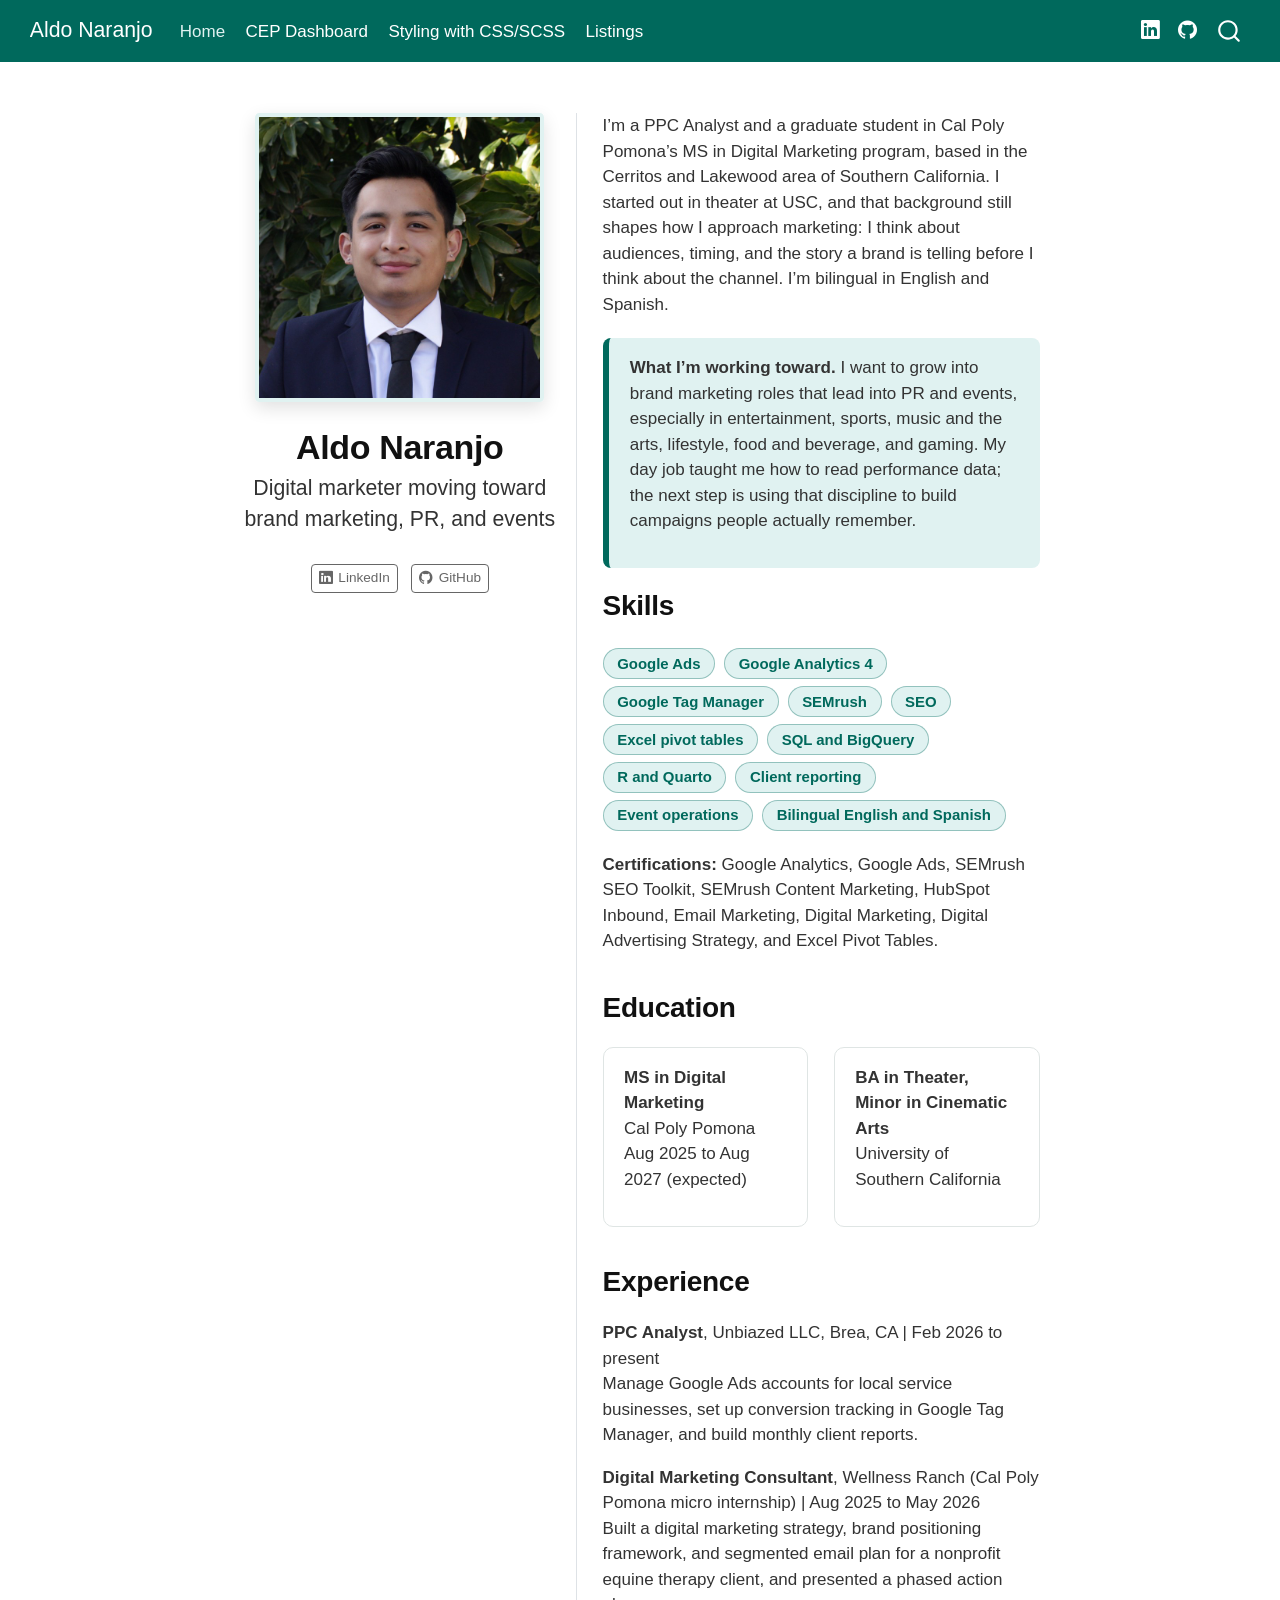
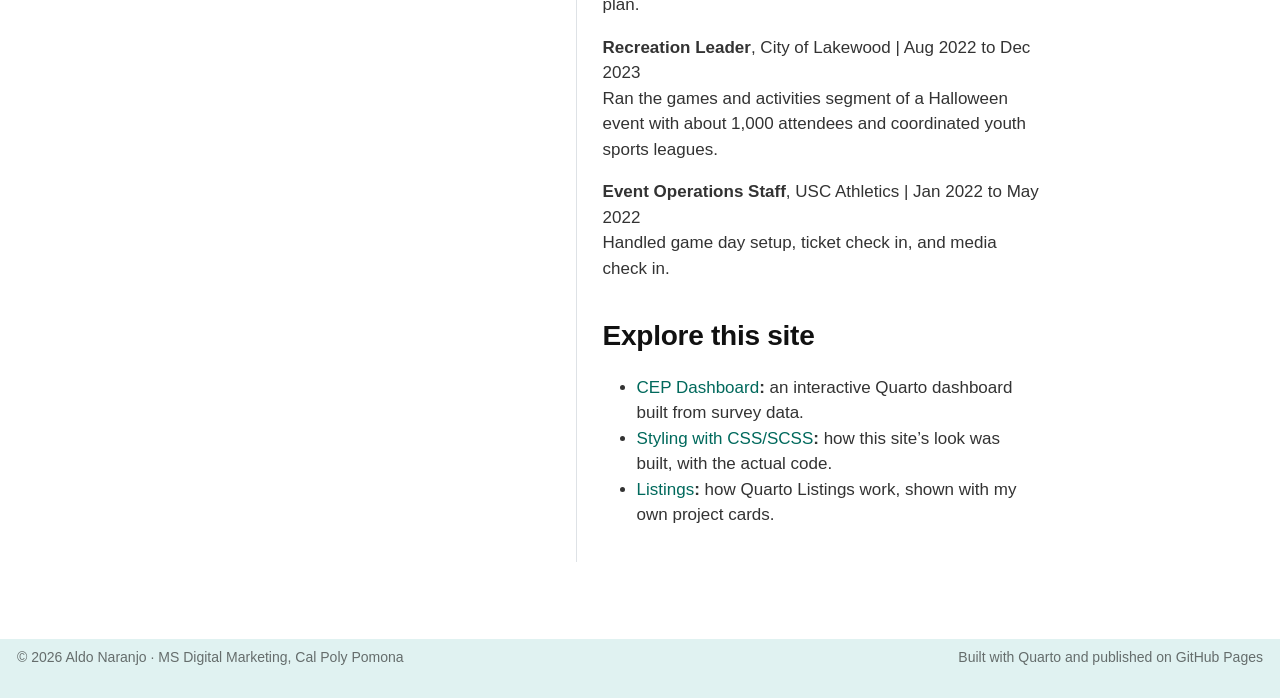
<file: docs/index.html>
<!DOCTYPE html>
<html xmlns="http://www.w3.org/1999/xhtml" lang="en" xml:lang="en"><head>

<meta charset="utf-8">
<meta name="generator" content="quarto-1.10.18">

<meta name="viewport" content="width=device-width, initial-scale=1.0, user-scalable=yes">


<title>Aldo Naranjo</title>
<style>
/* Default styles provided by pandoc.
** See https://pandoc.org/MANUAL.html#variables-for-html for config info.
*/
span.smallcaps{font-variant: small-caps;}
div.columns{display: flex; gap: 1.5em;}
div.column{flex: auto;}
@media screen {
div.columns{gap: min(4vw, 1.5em);}
div.column{overflow-x: auto;}
}
div.hanging-indent{margin-left: 1.5em; text-indent: -1.5em;}
ul.task-list{list-style: none;}
ul.task-list li input[type="checkbox"] {
  width: 0.8em;
  margin: 0 0.8em 0.2em -1em; /* quarto-specific, see https://github.com/quarto-dev/quarto-cli/issues/4556 */ 
  vertical-align: middle;
}
</style>


<script src="site_libs/quarto-nav/quarto-nav.js"></script>
<script src="site_libs/quarto-nav/headroom.min.js"></script>
<script src="site_libs/clipboard/clipboard.min.js"></script>
<script src="site_libs/quarto-search/autocomplete.umd.js"></script>
<script src="site_libs/quarto-search/fuse.min.js"></script>
<script src="site_libs/quarto-search/quarto-search.js"></script>
<meta name="quarto:offset" content="./">
<script src="site_libs/quarto-html/quarto.js" type="module"></script>
<script src="site_libs/quarto-html/tabsets/tabsets.js" type="module"></script>
<script src="site_libs/quarto-html/popper.min.js"></script>
<script src="site_libs/quarto-html/tippy.umd.min.js"></script>
<link href="site_libs/quarto-html/tippy.css" rel="stylesheet">
<link href="site_libs/quarto-html/quarto-syntax-highlighting-bb62276ab45c84d9efd712f51ff97b5a.css" rel="stylesheet" id="quarto-text-highlighting-styles">
<script src="site_libs/bootstrap/bootstrap.min.js"></script>
<link href="site_libs/bootstrap/bootstrap-icons.css" rel="stylesheet">
<link href="site_libs/bootstrap/bootstrap-35b231378abf7d0c5b4a40038efd7085.min.css" rel="stylesheet" append-hash="true" id="quarto-bootstrap" data-mode="light">
<script id="quarto-search-options" type="application/json">{
  "location": "navbar",
  "copy-button": false,
  "collapse-after": 3,
  "panel-placement": "end",
  "type": "overlay",
  "limit": 50,
  "keyboard-shortcut": [
    "f",
    "/",
    "s"
  ],
  "show-item-context": false,
  "language": {
    "search-no-results-text": "No results",
    "search-matching-documents-text": "matching documents",
    "search-copy-link-title": "Copy link to search",
    "search-hide-matches-text": "Hide additional matches",
    "search-more-match-text": "more match in this document",
    "search-more-matches-text": "more matches in this document",
    "search-clear-button-title": "Clear",
    "search-text-placeholder": "",
    "search-detached-cancel-button-title": "Cancel",
    "search-submit-button-title": "Submit",
    "search-label": "Search"
  }
}</script>
<style>html{ scroll-behavior: smooth; }</style>


</head>

<body class="nav-fixed fullcontent quarto-light">

<div id="quarto-search-results"></div>
  <header id="quarto-header" class="headroom fixed-top">
    <nav class="navbar navbar-expand-lg " data-bs-theme="dark">
      <div class="navbar-container container-fluid">
      <div class="navbar-brand-container mx-auto">
    <a class="navbar-brand" href="./index.html">
    <span class="navbar-title">Aldo Naranjo</span>
    </a>
  </div>
            <div id="quarto-search" class="" title="Search"></div>
          <button class="navbar-toggler" type="button" data-bs-toggle="collapse" data-bs-target="#navbarCollapse" aria-controls="navbarCollapse" role="menu" aria-expanded="false" aria-label="Toggle navigation" onclick="if (window.quartoToggleHeadroom) { window.quartoToggleHeadroom(); }">
  <span class="navbar-toggler-icon"></span>
</button>
          <div class="collapse navbar-collapse" id="navbarCollapse">
            <ul class="navbar-nav navbar-nav-scroll me-auto">
  <li class="nav-item">
    <a class="nav-link active" href="./index.html" aria-current="page"> 
<span class="menu-text">Home</span></a>
  </li>  
  <li class="nav-item">
    <a class="nav-link" href="./dashboard-portal.html"> 
<span class="menu-text">CEP Dashboard</span></a>
  </li>  
  <li class="nav-item">
    <a class="nav-link" href="./css-scss.html"> 
<span class="menu-text">Styling with CSS/SCSS</span></a>
  </li>  
  <li class="nav-item">
    <a class="nav-link" href="./listings.html"> 
<span class="menu-text">Listings</span></a>
  </li>  
</ul>
            <ul class="navbar-nav navbar-nav-scroll ms-auto">
  <li class="nav-item compact">
    <a class="nav-link" href="https://www.linkedin.com/in/aldonaranjo"> <i class="bi bi-linkedin" role="img" aria-label="LinkedIn">
</i> 
<span class="menu-text"></span></a>
  </li>  
  <li class="nav-item compact">
    <a class="nav-link" href="https://github.com/naran115/m10-portfolio-website"> <i class="bi bi-github" role="img" aria-label="GitHub repository">
</i> 
<span class="menu-text"></span></a>
  </li>  
</ul>
          </div> <!-- /navcollapse -->
            <div class="quarto-navbar-tools">
</div>
      </div> <!-- /container-fluid -->
    </nav>
</header>
<!-- content -->
<div id="quarto-content" class="quarto-container page-columns page-rows-contents page-layout-article page-navbar">
<!-- sidebar -->
<!-- margin-sidebar -->
    
<!-- main -->
<div class="quarto-about-trestles">
  <div class="about-entity">
    <img src="images/aldo-headshot.jpg" class="about-image
  rounded " style="width: 17em;">
<header id="title-block-header" class="quarto-title-block default">
<div class="quarto-title">
<h1 class="title">Aldo Naranjo</h1>
<p class="subtitle lead">Digital marketer moving toward brand marketing, PR, and events</p>
</div>
<div class="quarto-title-meta">
  </div>
</header>
    <div class="about-links">
  <a href="https://www.linkedin.com/in/aldonaranjo" class="about-link" rel="" target="">
    <i class="bi bi-linkedin"></i>
     <span class="about-link-text">LinkedIn</span>
  </a>
  <a href="https://github.com/naran115" class="about-link" rel="" target="">
    <i class="bi bi-github"></i>
     <span class="about-link-text">GitHub</span>
  </a>
</div>
  </div>
  <div class="about-contents"><main class="content" id="quarto-document-content">
<p>I’m a PPC Analyst and a graduate student in Cal Poly Pomona’s MS in Digital Marketing program, based in the Cerritos and Lakewood area of Southern California. I started out in theater at USC, and that background still shapes how I approach marketing: I think about audiences, timing, and the story a brand is telling before I think about the channel. I’m bilingual in English and Spanish.</p>
<div class="teal-callout">
<p><strong>What I’m working toward.</strong> I want to grow into brand marketing roles that lead into PR and events, especially in entertainment, sports, music and the arts, lifestyle, food and beverage, and gaming. My day job taught me how to read performance data; the next step is using that discipline to build campaigns people actually remember.</p>
</div>
<section id="skills" class="level2">
<h2 data-anchor-id="skills">Skills</h2>
<p><span class="skill-pill">Google Ads</span> <span class="skill-pill">Google Analytics 4</span> <span class="skill-pill">Google Tag Manager</span> <span class="skill-pill">SEMrush</span> <span class="skill-pill">SEO</span> <span class="skill-pill">Excel pivot tables</span> <span class="skill-pill">SQL and BigQuery</span> <span class="skill-pill">R and Quarto</span> <span class="skill-pill">Client reporting</span> <span class="skill-pill">Event operations</span> <span class="skill-pill">Bilingual English and Spanish</span></p>
<p><strong>Certifications:</strong> Google Analytics, Google Ads, SEMrush SEO Toolkit, SEMrush Content Marketing, HubSpot Inbound, Email Marketing, Digital Marketing, Digital Advertising Strategy, and Excel Pivot Tables.</p>
</section>
<section id="education" class="level2">
<h2 data-anchor-id="education">Education</h2>
<div class="grid">
<div class="g-col-12 g-col-md-6 hover-card">
<p><strong>MS in Digital Marketing</strong><br>
Cal Poly Pomona<br>
Aug 2025 to Aug 2027 (expected)</p>
</div>
<div class="g-col-12 g-col-md-6 hover-card">
<p><strong>BA in Theater, Minor in Cinematic Arts</strong><br>
University of Southern California</p>
</div>
</div>
</section>
<section id="experience" class="level2">
<h2 data-anchor-id="experience">Experience</h2>
<p><strong>PPC Analyst</strong>, Unbiazed LLC, Brea, CA | Feb 2026 to present<br>
Manage Google Ads accounts for local service businesses, set up conversion tracking in Google Tag Manager, and build monthly client reports.</p>
<p><strong>Digital Marketing Consultant</strong>, Wellness Ranch (Cal Poly Pomona micro internship) | Aug 2025 to May 2026<br>
Built a digital marketing strategy, brand positioning framework, and segmented email plan for a nonprofit equine therapy client, and presented a phased action plan.</p>
<p><strong>Recreation Leader</strong>, City of Lakewood | Aug 2022 to Dec 2023<br>
Ran the games and activities segment of a Halloween event with about 1,000 attendees and coordinated youth sports leagues.</p>
<p><strong>Event Operations Staff</strong>, USC Athletics | Jan 2022 to May 2022<br>
Handled game day setup, ticket check in, and media check in.</p>
</section>
<section id="explore-this-site" class="level2">
<h2 data-anchor-id="explore-this-site">Explore this site</h2>
<ul>
<li><strong><a href="./dashboard-portal.html">CEP Dashboard</a>:</strong> an interactive Quarto dashboard built from survey data.</li>
<li><strong><a href="./css-scss.html">Styling with CSS/SCSS</a>:</strong> how this site’s look was built, with the actual code.</li>
<li><strong><a href="./listings.html">Listings</a>:</strong> how Quarto Listings work, shown with my own project cards.</li>
</ul>


</section>
<a onclick="window.scrollTo(0, 0); return false;" role="button" id="quarto-back-to-top"><i class="bi bi-arrow-up"></i> Back to top</a></main></div>
</div>
 <!-- /main -->
<script id="quarto-html-after-body" type="application/javascript">
  window.document.addEventListener("DOMContentLoaded", function (event) {
    const isCodeAnnotation = (el) => {
      for (const clz of el.classList) {
        if (clz.startsWith('code-annotation-')) {                     
          return true;
        }
      }
      return false;
    }
    const onCopySuccess = function(e) {
      // button target
      const button = e.trigger;
      // don't keep focus
      button.blur();
      // flash "checked"
      button.classList.add('code-copy-button-checked');
      var currentTitle = button.getAttribute("title");
      button.setAttribute("title", "Copied!");
      let tooltip;
      if (window.bootstrap) {
        button.setAttribute("data-bs-toggle", "tooltip");
        button.setAttribute("data-bs-placement", "left");
        button.setAttribute("data-bs-title", "Copied!");
        tooltip = new bootstrap.Tooltip(button, 
          { trigger: "manual", 
            customClass: "code-copy-button-tooltip",
            offset: [0, -8]});
        tooltip.show();    
      }
      setTimeout(function() {
        if (tooltip) {
          tooltip.hide();
          button.removeAttribute("data-bs-title");
          button.removeAttribute("data-bs-toggle");
          button.removeAttribute("data-bs-placement");
        }
        button.setAttribute("title", currentTitle);
        button.classList.remove('code-copy-button-checked');
      }, 1000);
      // clear code selection
      e.clearSelection();
    }
    const getTextToCopy = function(trigger) {
      const outerScaffold = trigger.parentElement.cloneNode(true);
      const codeEl = outerScaffold.querySelector('code');
      for (const childEl of codeEl.children) {
        if (isCodeAnnotation(childEl)) {
          childEl.remove();
        }
      }
      return codeEl.innerText;
    }
    const clipboard = new window.ClipboardJS('.code-copy-button:not([data-in-quarto-modal])', {
      text: getTextToCopy
    });
    clipboard.on('success', onCopySuccess);
    if (window.document.getElementById('quarto-embedded-source-code-modal')) {
      const clipboardModal = new window.ClipboardJS('.code-copy-button[data-in-quarto-modal]', {
        text: getTextToCopy,
        container: window.document.getElementById('quarto-embedded-source-code-modal')
      });
      clipboardModal.on('success', onCopySuccess);
    }
      var localhostRegex = new RegExp(/^(?:http|https):\/\/localhost\:?[0-9]*\//);
      var mailtoRegex = new RegExp(/^mailto:/);
        var filterRegex = new RegExp("https:\/\/naran115\.github\.io\/m10-portfolio-website\/");
      var isInternal = (href) => {
          return filterRegex.test(href) || localhostRegex.test(href) || mailtoRegex.test(href);
      }
      // Inspect non-navigation links and adorn them if external
     var links = window.document.querySelectorAll('a[href]:not(.nav-link):not(.navbar-brand):not(.toc-action):not(.sidebar-link):not(.sidebar-item-toggle):not(.pagination-link):not(.no-external):not([aria-hidden]):not(.dropdown-item):not(.quarto-navigation-tool):not(.about-link)');
      for (var i=0; i<links.length; i++) {
        const link = links[i];
        if (!isInternal(link.href)) {
          // undo the damage that might have been done by quarto-nav.js in the case of
          // links that we want to consider external
          if (link.dataset.originalHref !== undefined) {
            link.href = link.dataset.originalHref;
          }
            // target, if specified
            link.setAttribute("target", "_blank");
            if (link.getAttribute("rel") === null) {
              link.setAttribute("rel", "noopener");
            }
        }
      }
    function tippyHover(el, contentFn, onTriggerFn, onUntriggerFn) {
      const config = {
        allowHTML: true,
        maxWidth: 500,
        delay: 100,
        arrow: false,
        appendTo: function(el) {
            return el.parentElement;
        },
        interactive: true,
        interactiveBorder: 10,
        theme: 'quarto',
        placement: 'bottom-start',
      };
      if (contentFn) {
        config.content = contentFn;
      }
      if (onTriggerFn) {
        config.onTrigger = onTriggerFn;
      }
      if (onUntriggerFn) {
        config.onUntrigger = onUntriggerFn;
      }
      window.tippy(el, config); 
    }
    const noterefs = window.document.querySelectorAll('a[role="doc-noteref"]');
    for (var i=0; i<noterefs.length; i++) {
      const ref = noterefs[i];
      tippyHover(ref, function() {
        // use id or data attribute instead here
        let href = ref.getAttribute('data-footnote-href') || ref.getAttribute('href');
        try { href = new URL(href).hash; } catch {}
        const id = href.replace(/^#\/?/, "");
        const note = window.document.getElementById(id);
        if (note) {
          return note.innerHTML;
        } else {
          return "";
        }
      });
    }
    const xrefs = window.document.querySelectorAll('a.quarto-xref');
    const processXRef = (id, note) => {
      // Strip column container classes
      const stripColumnClz = (el) => {
        el.classList.remove("page-full", "page-columns");
        if (el.children) {
          for (const child of el.children) {
            stripColumnClz(child);
          }
        }
      }
      stripColumnClz(note)
      if (id === null || id.startsWith('sec-')) {
        // Special case sections, only their first couple elements
        const container = document.createElement("div");
        if (note.children && note.children.length > 2) {
          container.appendChild(note.children[0].cloneNode(true));
          for (let i = 1; i < note.children.length; i++) {
            const child = note.children[i];
            if (child.tagName === "P" && child.innerText === "") {
              continue;
            } else {
              container.appendChild(child.cloneNode(true));
              break;
            }
          }
          if (window.Quarto?.typesetMath) {
            window.Quarto.typesetMath(container);
          }
          return container.innerHTML
        } else {
          if (window.Quarto?.typesetMath) {
            window.Quarto.typesetMath(note);
          }
          return note.innerHTML;
        }
      } else {
        // Remove any anchor links if they are present
        const anchorLink = note.querySelector('a.anchorjs-link');
        if (anchorLink) {
          anchorLink.remove();
        }
        if (window.Quarto?.typesetMath) {
          window.Quarto.typesetMath(note);
        }
        if (note.classList.contains("callout")) {
          return note.outerHTML;
        } else {
          return note.innerHTML;
        }
      }
    }
    for (var i=0; i<xrefs.length; i++) {
      const xref = xrefs[i];
      tippyHover(xref, undefined, function(instance) {
        instance.disable();
        let url = xref.getAttribute('href');
        let hash = undefined; 
        if (url.startsWith('#')) {
          hash = url;
        } else {
          try { hash = new URL(url).hash; } catch {}
        }
        if (hash) {
          const id = hash.replace(/^#\/?/, "");
          const note = window.document.getElementById(id);
          if (note !== null) {
            try {
              const html = processXRef(id, note.cloneNode(true));
              instance.setContent(html);
            } finally {
              instance.enable();
              instance.show();
            }
          } else {
            // See if we can fetch this
            fetch(url.split('#')[0])
            .then(res => res.text())
            .then(html => {
              const parser = new DOMParser();
              const htmlDoc = parser.parseFromString(html, "text/html");
              const note = htmlDoc.getElementById(id);
              if (note !== null) {
                const html = processXRef(id, note);
                instance.setContent(html);
              } 
            }).finally(() => {
              instance.enable();
              instance.show();
            });
          }
        } else {
          // See if we can fetch a full url (with no hash to target)
          // This is a special case and we should probably do some content thinning / targeting
          fetch(url)
          .then(res => res.text())
          .then(html => {
            const parser = new DOMParser();
            const htmlDoc = parser.parseFromString(html, "text/html");
            const note = htmlDoc.querySelector('main.content');
            if (note !== null) {
              // This should only happen for chapter cross references
              // (since there is no id in the URL)
              // remove the first header
              if (note.children.length > 0 && note.children[0].tagName === "HEADER") {
                note.children[0].remove();
              }
              const html = processXRef(null, note);
              instance.setContent(html);
            } 
          }).finally(() => {
            instance.enable();
            instance.show();
          });
        }
      }, function(instance) {
      });
    }
        let selectedAnnoteEl;
        const selectorForAnnotation = ( cell, annotation) => {
          let cellAttr = 'data-code-cell="' + cell + '"';
          let lineAttr = 'data-code-annotation="' +  annotation + '"';
          const selector = 'span[' + cellAttr + '][' + lineAttr + ']';
          return selector;
        }
        const selectCodeLines = (annoteEl) => {
          const doc = window.document;
          const targetCell = annoteEl.getAttribute("data-target-cell");
          const targetAnnotation = annoteEl.getAttribute("data-target-annotation");
          const annoteSpan = window.document.querySelector(selectorForAnnotation(targetCell, targetAnnotation));
          const lines = annoteSpan.getAttribute("data-code-lines").split(",");
          const lineIds = lines.map((line) => {
            return targetCell + "-" + line;
          })
          let top = null;
          let height = null;
          let parent = null;
          if (lineIds.length > 0) {
              //compute the position of the single el (top and bottom and make a div)
              const el = window.document.getElementById(lineIds[0]);
              top = el.offsetTop;
              height = el.offsetHeight;
              parent = el.parentElement.parentElement;
            if (lineIds.length > 1) {
              const lastEl = window.document.getElementById(lineIds[lineIds.length - 1]);
              const bottom = lastEl.offsetTop + lastEl.offsetHeight;
              height = bottom - top;
            }
            if (top !== null && height !== null && parent !== null) {
              // cook up a div (if necessary) and position it 
              let div = window.document.getElementById("code-annotation-line-highlight");
              if (div === null) {
                div = window.document.createElement("div");
                div.setAttribute("id", "code-annotation-line-highlight");
                div.style.position = 'absolute';
                parent.appendChild(div);
              }
              div.style.top = top - 2 + "px";
              div.style.height = height + 4 + "px";
              div.style.left = 0;
              let gutterDiv = window.document.getElementById("code-annotation-line-highlight-gutter");
              if (gutterDiv === null) {
                gutterDiv = window.document.createElement("div");
                gutterDiv.setAttribute("id", "code-annotation-line-highlight-gutter");
                gutterDiv.style.position = 'absolute';
                const codeCell = window.document.getElementById(targetCell);
                const gutter = codeCell.querySelector('.code-annotation-gutter');
                gutter.appendChild(gutterDiv);
              }
              gutterDiv.style.top = top - 2 + "px";
              gutterDiv.style.height = height + 4 + "px";
            }
            selectedAnnoteEl = annoteEl;
          }
        };
        const unselectCodeLines = () => {
          const elementsIds = ["code-annotation-line-highlight", "code-annotation-line-highlight-gutter"];
          elementsIds.forEach((elId) => {
            const div = window.document.getElementById(elId);
            if (div) {
              div.remove();
            }
          });
          selectedAnnoteEl = undefined;
        };
          // Handle positioning of the toggle
      window.addEventListener(
        "resize",
        throttle(() => {
          elRect = undefined;
          if (selectedAnnoteEl) {
            selectCodeLines(selectedAnnoteEl);
          }
        }, 10)
      );
      function throttle(fn, ms) {
      let throttle = false;
      let timer;
        return (...args) => {
          if(!throttle) { // first call gets through
              fn.apply(this, args);
              throttle = true;
          } else { // all the others get throttled
              if(timer) clearTimeout(timer); // cancel #2
              timer = setTimeout(() => {
                fn.apply(this, args);
                timer = throttle = false;
              }, ms);
          }
        };
      }
        // Attach click handler to the DT
        const annoteDls = window.document.querySelectorAll('dt[data-target-cell]');
        for (const annoteDlNode of annoteDls) {
          annoteDlNode.addEventListener('click', (event) => {
            const clickedEl = event.target;
            if (clickedEl !== selectedAnnoteEl) {
              unselectCodeLines();
              const activeEl = window.document.querySelector('dt[data-target-cell].code-annotation-active');
              if (activeEl) {
                activeEl.classList.remove('code-annotation-active');
              }
              selectCodeLines(clickedEl);
              clickedEl.classList.add('code-annotation-active');
            } else {
              // Unselect the line
              unselectCodeLines();
              clickedEl.classList.remove('code-annotation-active');
            }
          });
        }
    const findCites = (el) => {
      const parentEl = el.parentElement;
      if (parentEl) {
        const cites = parentEl.dataset.cites;
        if (cites) {
          return {
            el,
            cites: cites.split(' ')
          };
        } else {
          return findCites(el.parentElement)
        }
      } else {
        return undefined;
      }
    };
    var bibliorefs = window.document.querySelectorAll('a[role="doc-biblioref"]');
    for (var i=0; i<bibliorefs.length; i++) {
      const ref = bibliorefs[i];
      const citeInfo = findCites(ref);
      if (citeInfo) {
        tippyHover(citeInfo.el, function() {
          var popup = window.document.createElement('div');
          citeInfo.cites.forEach(function(cite) {
            var citeDiv = window.document.createElement('div');
            citeDiv.classList.add('hanging-indent');
            citeDiv.classList.add('csl-entry');
            var biblioDiv = window.document.getElementById('ref-' + cite);
            if (biblioDiv) {
              citeDiv.innerHTML = biblioDiv.innerHTML;
            }
            popup.appendChild(citeDiv);
          });
          return popup.innerHTML;
        });
      }
    }
  });
  </script>
</div> <!-- /content -->
<footer class="footer">
  <div class="nav-footer">
    <div class="nav-footer-left">
<p>© 2026 Aldo Naranjo · MS Digital Marketing, Cal Poly Pomona</p>
</div>   
    <div class="nav-footer-center">
      &nbsp;
    </div>
    <div class="nav-footer-right">
<p>Built with <a href="https://quarto.org">Quarto</a> and published on GitHub Pages</p>
</div>
  </div>
</footer>




<script src="site_libs/quarto-html/zenscroll-min.js"></script>
</body></html>
</file>
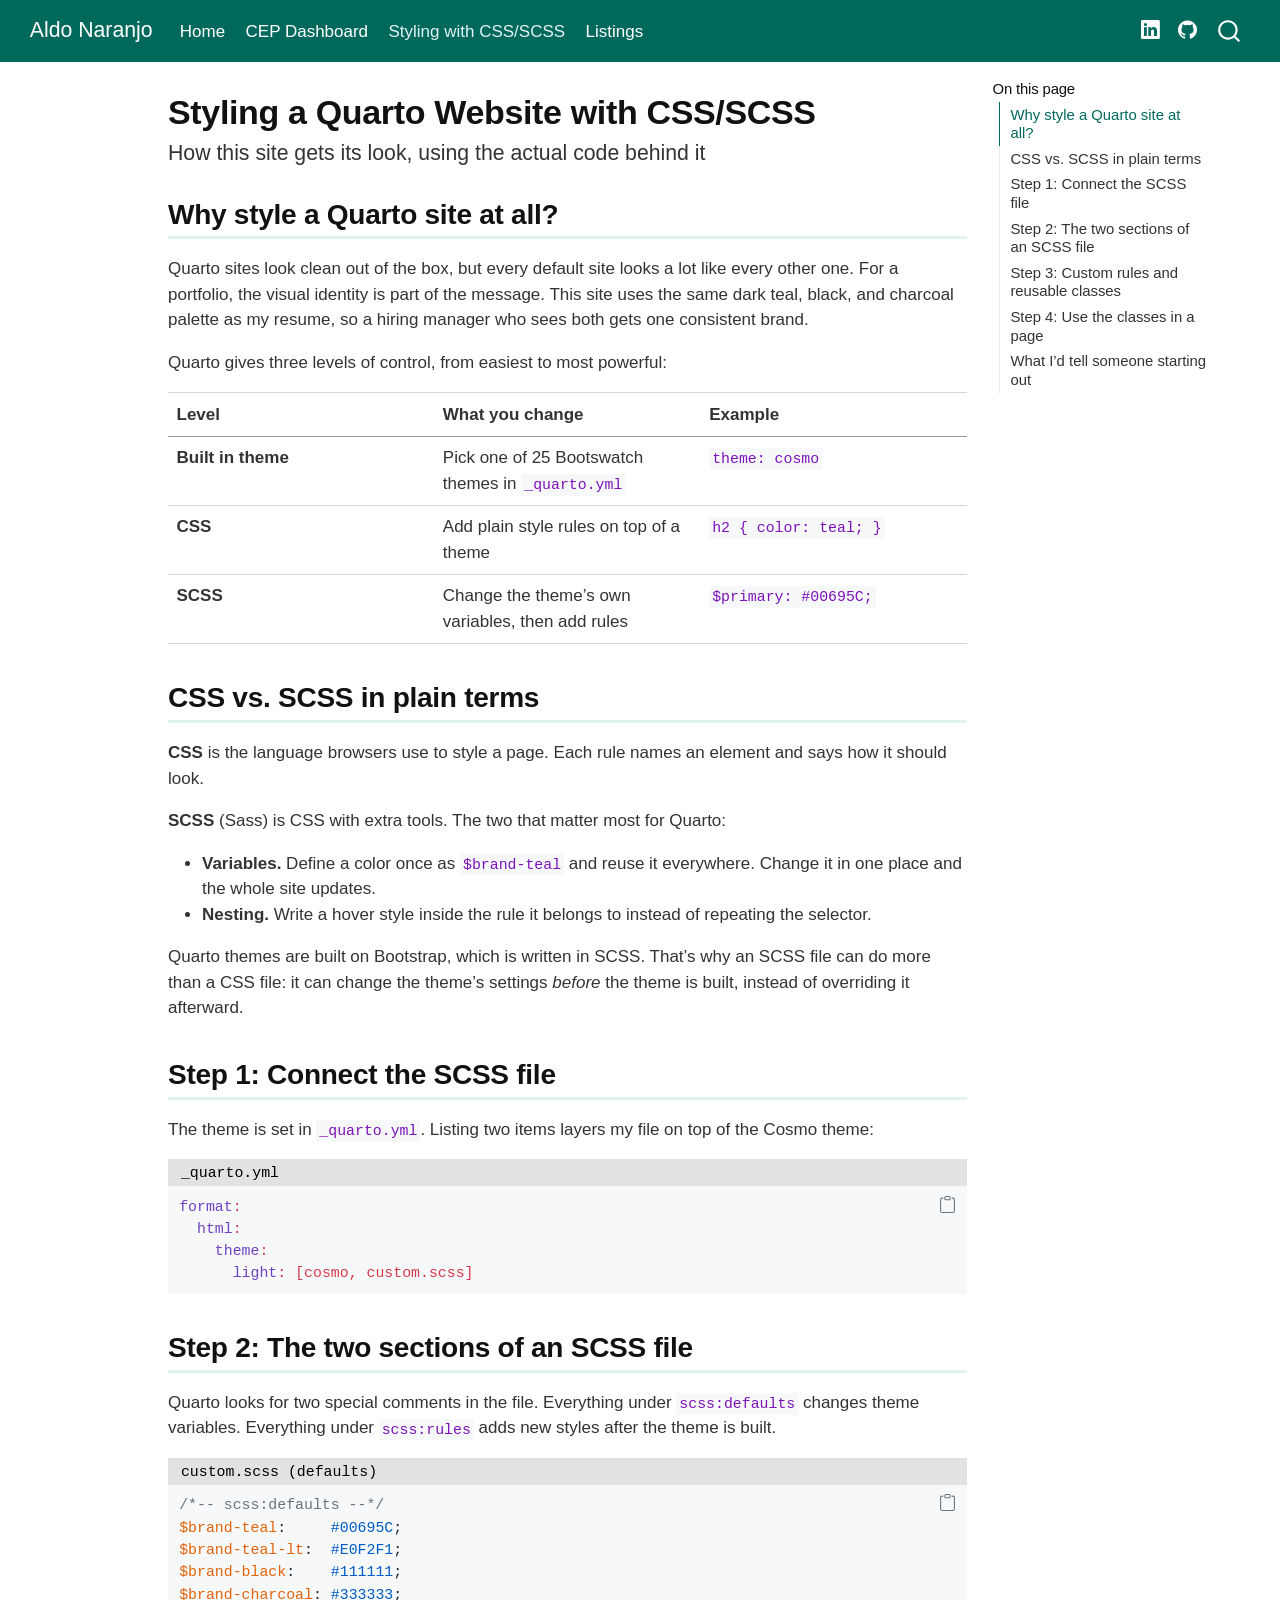
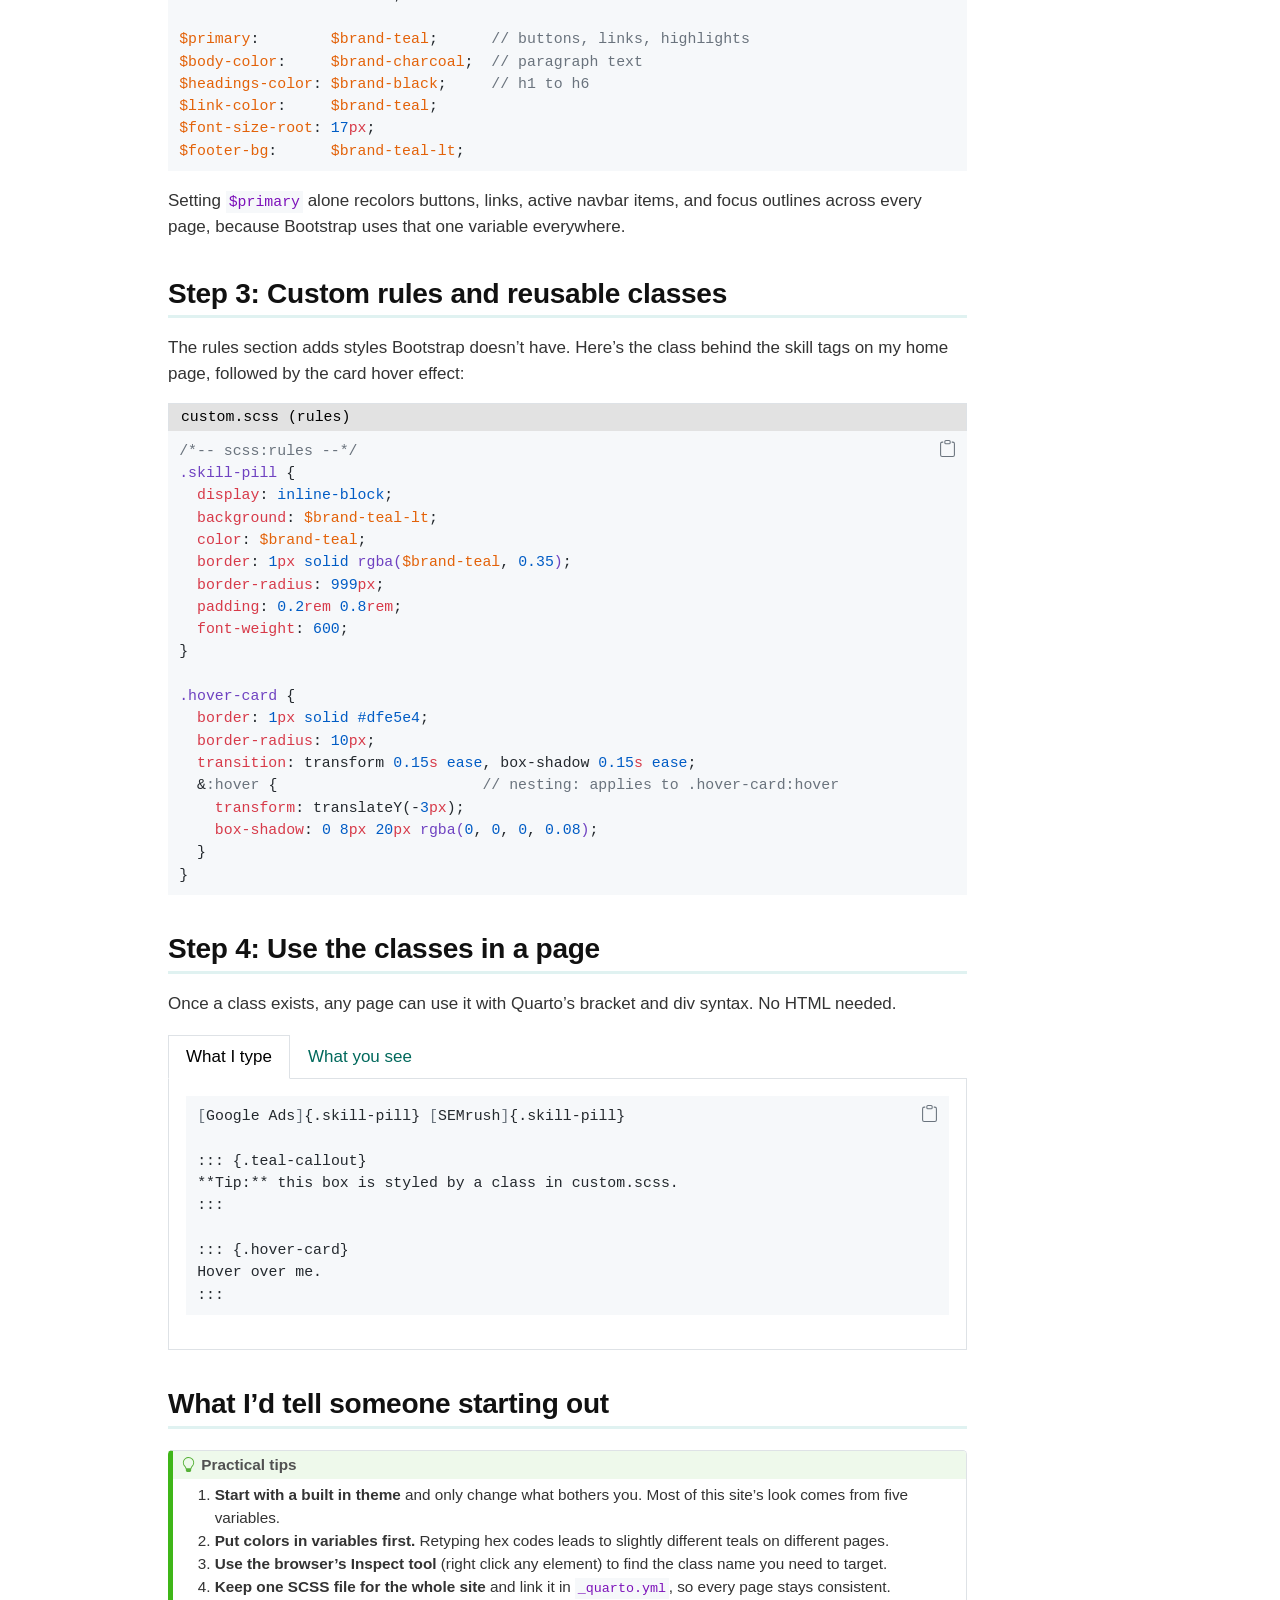
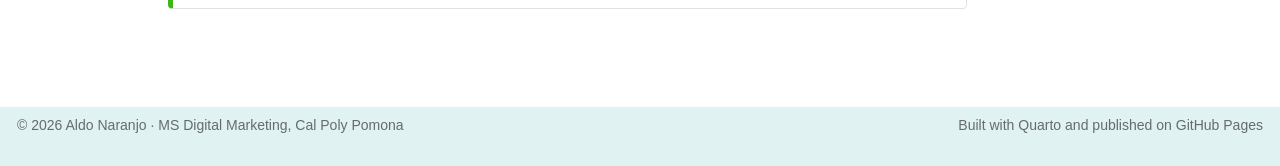
<file: docs/css-scss.html>
<!DOCTYPE html>
<html xmlns="http://www.w3.org/1999/xhtml" lang="en" xml:lang="en"><head>

<meta charset="utf-8">
<meta name="generator" content="quarto-1.10.18">

<meta name="viewport" content="width=device-width, initial-scale=1.0, user-scalable=yes">


<title>Styling a Quarto Website with CSS/SCSS – Aldo Naranjo</title>
<style>
/* Default styles provided by pandoc.
** See https://pandoc.org/MANUAL.html#variables-for-html for config info.
*/
span.smallcaps{font-variant: small-caps;}
div.columns{display: flex; gap: 1.5em;}
div.column{flex: auto;}
@media screen {
div.columns{gap: min(4vw, 1.5em);}
div.column{overflow-x: auto;}
}
div.hanging-indent{margin-left: 1.5em; text-indent: -1.5em;}
ul.task-list{list-style: none;}
ul.task-list li input[type="checkbox"] {
  width: 0.8em;
  margin: 0 0.8em 0.2em -1em; /* quarto-specific, see https://github.com/quarto-dev/quarto-cli/issues/4556 */ 
  vertical-align: middle;
}
/* CSS for syntax highlighting */
html { -webkit-text-size-adjust: 100%; }
pre > code.sourceCode { white-space: pre; position: relative; }
pre > code.sourceCode > span { display: inline-block; line-height: 1.25; }
pre > code.sourceCode > span:empty { height: 1.2em; }
.sourceCode { overflow: visible; }
code.sourceCode > span { color: inherit; text-decoration: inherit; }
div.sourceCode { margin: 1em 0; }
pre.sourceCode { margin: 0; }
@media screen {
div.sourceCode { overflow: auto; }
}
@media print {
pre > code.sourceCode { white-space: pre-wrap; }
pre > code.sourceCode > span { text-indent: -5em; padding-left: 5em; }
}
pre.numberSource code
  { counter-reset: source-line 0; }
pre.numberSource code > span
  { position: relative; left: -4em; counter-increment: source-line; }
pre.numberSource code > span > a:first-child::before
  { content: counter(source-line);
    position: relative; left: -1em; text-align: right; vertical-align: baseline;
    border: none; display: inline-block;
    -webkit-touch-callout: none; -webkit-user-select: none;
    -khtml-user-select: none; -moz-user-select: none;
    -ms-user-select: none; user-select: none;
    padding: 0 4px; width: 4em;
  }
pre.numberSource { margin-left: 3em;  padding-left: 4px; }
div.sourceCode
  {   }
@media screen {
pre > code.sourceCode > span > a:first-child::before { text-decoration: underline; }
}
</style>


<script src="site_libs/quarto-nav/quarto-nav.js"></script>
<script src="site_libs/quarto-nav/headroom.min.js"></script>
<script src="site_libs/clipboard/clipboard.min.js"></script>
<script src="site_libs/quarto-search/autocomplete.umd.js"></script>
<script src="site_libs/quarto-search/fuse.min.js"></script>
<script src="site_libs/quarto-search/quarto-search.js"></script>
<meta name="quarto:offset" content="./">
<script src="site_libs/quarto-html/quarto.js" type="module"></script>
<script src="site_libs/quarto-html/tabsets/tabsets.js" type="module"></script>
<script src="site_libs/quarto-html/popper.min.js"></script>
<script src="site_libs/quarto-html/tippy.umd.min.js"></script>
<script src="site_libs/quarto-html/anchor.min.js"></script>
<link href="site_libs/quarto-html/tippy.css" rel="stylesheet">
<link href="site_libs/quarto-html/quarto-syntax-highlighting-bb62276ab45c84d9efd712f51ff97b5a.css" rel="stylesheet" id="quarto-text-highlighting-styles">
<script src="site_libs/bootstrap/bootstrap.min.js"></script>
<link href="site_libs/bootstrap/bootstrap-icons.css" rel="stylesheet">
<link href="site_libs/bootstrap/bootstrap-35b231378abf7d0c5b4a40038efd7085.min.css" rel="stylesheet" append-hash="true" id="quarto-bootstrap" data-mode="light">
<script id="quarto-search-options" type="application/json">{
  "location": "navbar",
  "copy-button": false,
  "collapse-after": 3,
  "panel-placement": "end",
  "type": "overlay",
  "limit": 50,
  "keyboard-shortcut": [
    "f",
    "/",
    "s"
  ],
  "show-item-context": false,
  "language": {
    "search-no-results-text": "No results",
    "search-matching-documents-text": "matching documents",
    "search-copy-link-title": "Copy link to search",
    "search-hide-matches-text": "Hide additional matches",
    "search-more-match-text": "more match in this document",
    "search-more-matches-text": "more matches in this document",
    "search-clear-button-title": "Clear",
    "search-text-placeholder": "",
    "search-detached-cancel-button-title": "Cancel",
    "search-submit-button-title": "Submit",
    "search-label": "Search"
  }
}</script>
<style>html{ scroll-behavior: smooth; }</style>


</head>

<body class="nav-fixed quarto-light">

<div id="quarto-search-results"></div>
  <header id="quarto-header" class="headroom fixed-top">
    <nav class="navbar navbar-expand-lg " data-bs-theme="dark">
      <div class="navbar-container container-fluid">
      <div class="navbar-brand-container mx-auto">
    <a class="navbar-brand" href="./index.html">
    <span class="navbar-title">Aldo Naranjo</span>
    </a>
  </div>
            <div id="quarto-search" class="" title="Search"></div>
          <button class="navbar-toggler" type="button" data-bs-toggle="collapse" data-bs-target="#navbarCollapse" aria-controls="navbarCollapse" role="menu" aria-expanded="false" aria-label="Toggle navigation" onclick="if (window.quartoToggleHeadroom) { window.quartoToggleHeadroom(); }">
  <span class="navbar-toggler-icon"></span>
</button>
          <div class="collapse navbar-collapse" id="navbarCollapse">
            <ul class="navbar-nav navbar-nav-scroll me-auto">
  <li class="nav-item">
    <a class="nav-link" href="./index.html"> 
<span class="menu-text">Home</span></a>
  </li>  
  <li class="nav-item">
    <a class="nav-link" href="./dashboard-portal.html"> 
<span class="menu-text">CEP Dashboard</span></a>
  </li>  
  <li class="nav-item">
    <a class="nav-link active" href="./css-scss.html" aria-current="page"> 
<span class="menu-text">Styling with CSS/SCSS</span></a>
  </li>  
  <li class="nav-item">
    <a class="nav-link" href="./listings.html"> 
<span class="menu-text">Listings</span></a>
  </li>  
</ul>
            <ul class="navbar-nav navbar-nav-scroll ms-auto">
  <li class="nav-item compact">
    <a class="nav-link" href="https://www.linkedin.com/in/aldonaranjo"> <i class="bi bi-linkedin" role="img" aria-label="LinkedIn">
</i> 
<span class="menu-text"></span></a>
  </li>  
  <li class="nav-item compact">
    <a class="nav-link" href="https://github.com/naran115/m10-portfolio-website"> <i class="bi bi-github" role="img" aria-label="GitHub repository">
</i> 
<span class="menu-text"></span></a>
  </li>  
</ul>
          </div> <!-- /navcollapse -->
            <div class="quarto-navbar-tools">
</div>
      </div> <!-- /container-fluid -->
    </nav>
</header>
<!-- content -->
<div id="quarto-content" class="quarto-container page-columns page-rows-contents page-layout-article page-navbar">
<!-- sidebar -->
<!-- margin-sidebar -->
    <div id="quarto-margin-sidebar" class="sidebar margin-sidebar">
        <nav id="TOC" role="doc-toc" class="toc-active">
    <h2 id="toc-title">On this page</h2>
   
  <ul>
  <li><a href="#why-style-a-quarto-site-at-all" id="toc-why-style-a-quarto-site-at-all" class="nav-link active" data-scroll-target="#why-style-a-quarto-site-at-all">Why style a Quarto site at all?</a></li>
  <li><a href="#css-vs.-scss-in-plain-terms" id="toc-css-vs.-scss-in-plain-terms" class="nav-link" data-scroll-target="#css-vs.-scss-in-plain-terms">CSS vs.&nbsp;SCSS in plain terms</a></li>
  <li><a href="#step-1-connect-the-scss-file" id="toc-step-1-connect-the-scss-file" class="nav-link" data-scroll-target="#step-1-connect-the-scss-file">Step 1: Connect the SCSS file</a></li>
  <li><a href="#step-2-the-two-sections-of-an-scss-file" id="toc-step-2-the-two-sections-of-an-scss-file" class="nav-link" data-scroll-target="#step-2-the-two-sections-of-an-scss-file">Step 2: The two sections of an SCSS file</a></li>
  <li><a href="#step-3-custom-rules-and-reusable-classes" id="toc-step-3-custom-rules-and-reusable-classes" class="nav-link" data-scroll-target="#step-3-custom-rules-and-reusable-classes">Step 3: Custom rules and reusable classes</a></li>
  <li><a href="#step-4-use-the-classes-in-a-page" id="toc-step-4-use-the-classes-in-a-page" class="nav-link" data-scroll-target="#step-4-use-the-classes-in-a-page">Step 4: Use the classes in a page</a></li>
  <li><a href="#what-id-tell-someone-starting-out" id="toc-what-id-tell-someone-starting-out" class="nav-link" data-scroll-target="#what-id-tell-someone-starting-out">What I’d tell someone starting out</a></li>
  </ul>
</nav>
    </div>
<!-- main -->
<main class="content" id="quarto-document-content">

<header id="title-block-header" class="quarto-title-block default">
<div class="quarto-title">
<h1 class="title">Styling a Quarto Website with CSS/SCSS</h1>
<p class="subtitle lead">How this site gets its look, using the actual code behind it</p>
</div>



<div class="quarto-title-meta">

    
  
    
  </div>
  


</header>


<section id="why-style-a-quarto-site-at-all" class="level2">
<h2 class="anchored" data-anchor-id="why-style-a-quarto-site-at-all">Why style a Quarto site at all?</h2>
<p>Quarto sites look clean out of the box, but every default site looks a lot like every other one. For a portfolio, the visual identity is part of the message. This site uses the same dark teal, black, and charcoal palette as my resume, so a hiring manager who sees both gets one consistent brand.</p>
<p>Quarto gives three levels of control, from easiest to most powerful:</p>
<table class="caption-top table">
<colgroup>
<col style="width: 33%">
<col style="width: 33%">
<col style="width: 33%">
</colgroup>
<thead>
<tr class="header">
<th style="text-align: left;">Level</th>
<th style="text-align: left;">What you change</th>
<th style="text-align: left;">Example</th>
</tr>
</thead>
<tbody>
<tr class="odd">
<td style="text-align: left;"><strong>Built in theme</strong></td>
<td style="text-align: left;">Pick one of 25 Bootswatch themes in <code>_quarto.yml</code></td>
<td style="text-align: left;"><code>theme: cosmo</code></td>
</tr>
<tr class="even">
<td style="text-align: left;"><strong>CSS</strong></td>
<td style="text-align: left;">Add plain style rules on top of a theme</td>
<td style="text-align: left;"><code>h2 { color: teal; }</code></td>
</tr>
<tr class="odd">
<td style="text-align: left;"><strong>SCSS</strong></td>
<td style="text-align: left;">Change the theme’s own variables, then add rules</td>
<td style="text-align: left;"><code>$primary: #00695C;</code></td>
</tr>
</tbody>
</table>
</section>
<section id="css-vs.-scss-in-plain-terms" class="level2">
<h2 class="anchored" data-anchor-id="css-vs.-scss-in-plain-terms">CSS vs.&nbsp;SCSS in plain terms</h2>
<p><strong>CSS</strong> is the language browsers use to style a page. Each rule names an element and says how it should look.</p>
<p><strong>SCSS</strong> (Sass) is CSS with extra tools. The two that matter most for Quarto:</p>
<ul>
<li><strong>Variables.</strong> Define a color once as <code>$brand-teal</code> and reuse it everywhere. Change it in one place and the whole site updates.</li>
<li><strong>Nesting.</strong> Write a hover style inside the rule it belongs to instead of repeating the selector.</li>
</ul>
<p>Quarto themes are built on Bootstrap, which is written in SCSS. That’s why an SCSS file can do more than a CSS file: it can change the theme’s settings <em>before</em> the theme is built, instead of overriding it afterward.</p>
</section>
<section id="step-1-connect-the-scss-file" class="level2">
<h2 class="anchored" data-anchor-id="step-1-connect-the-scss-file">Step 1: Connect the SCSS file</h2>
<p>The theme is set in <code>_quarto.yml</code>. Listing two items layers my file on top of the Cosmo theme:</p>
<div class="code-with-filename">
<div class="code-with-filename-file">
<pre><strong>_quarto.yml</strong></pre>
</div>
<div class="code-copy-outer-scaffold"><div class="sourceCode" id="cb1" data-filename="_quarto.yml"><pre class="sourceCode yaml code-with-copy"><code class="sourceCode yaml"><span id="cb1-1"><a href="#cb1-1" aria-hidden="true" tabindex="-1"></a><span class="fu">format</span><span class="kw">:</span></span>
<span id="cb1-2"><a href="#cb1-2" aria-hidden="true" tabindex="-1"></a><span class="at">  </span><span class="fu">html</span><span class="kw">:</span></span>
<span id="cb1-3"><a href="#cb1-3" aria-hidden="true" tabindex="-1"></a><span class="at">    </span><span class="fu">theme</span><span class="kw">:</span></span>
<span id="cb1-4"><a href="#cb1-4" aria-hidden="true" tabindex="-1"></a><span class="at">      </span><span class="fu">light</span><span class="kw">:</span><span class="at"> </span><span class="kw">[</span><span class="at">cosmo</span><span class="kw">,</span><span class="at"> custom.scss</span><span class="kw">]</span></span></code></pre></div><button title="Copy to Clipboard" class="code-copy-button"><i class="bi"></i></button></div>
</div>
</section>
<section id="step-2-the-two-sections-of-an-scss-file" class="level2">
<h2 class="anchored" data-anchor-id="step-2-the-two-sections-of-an-scss-file">Step 2: The two sections of an SCSS file</h2>
<p>Quarto looks for two special comments in the file. Everything under <code>scss:defaults</code> changes theme variables. Everything under <code>scss:rules</code> adds new styles after the theme is built.</p>
<div class="code-with-filename">
<div class="code-with-filename-file">
<pre><strong>custom.scss (defaults)</strong></pre>
</div>
<div class="code-copy-outer-scaffold"><div class="sourceCode" id="cb2" data-filename="custom.scss (defaults)"><pre class="sourceCode scss code-with-copy"><code class="sourceCode scss"><span id="cb2-1"><a href="#cb2-1" aria-hidden="true" tabindex="-1"></a><span class="co">/*-- scss:defaults --*/</span></span>
<span id="cb2-2"><a href="#cb2-2" aria-hidden="true" tabindex="-1"></a><span class="va">$brand-teal</span>:     <span class="cn">#00695C</span><span class="op">;</span></span>
<span id="cb2-3"><a href="#cb2-3" aria-hidden="true" tabindex="-1"></a><span class="va">$brand-teal-lt</span>:  <span class="cn">#E0F2F1</span><span class="op">;</span></span>
<span id="cb2-4"><a href="#cb2-4" aria-hidden="true" tabindex="-1"></a><span class="va">$brand-black</span>:    <span class="cn">#111111</span><span class="op">;</span></span>
<span id="cb2-5"><a href="#cb2-5" aria-hidden="true" tabindex="-1"></a><span class="va">$brand-charcoal</span>: <span class="cn">#333333</span><span class="op">;</span></span>
<span id="cb2-6"><a href="#cb2-6" aria-hidden="true" tabindex="-1"></a></span>
<span id="cb2-7"><a href="#cb2-7" aria-hidden="true" tabindex="-1"></a><span class="va">$primary</span>:        <span class="va">$brand-teal</span><span class="op">;</span>      <span class="co">// buttons, links, highlights</span></span>
<span id="cb2-8"><a href="#cb2-8" aria-hidden="true" tabindex="-1"></a><span class="va">$body-color</span>:     <span class="va">$brand-charcoal</span><span class="op">;</span>  <span class="co">// paragraph text</span></span>
<span id="cb2-9"><a href="#cb2-9" aria-hidden="true" tabindex="-1"></a><span class="va">$headings-color</span>: <span class="va">$brand-black</span><span class="op">;</span>     <span class="co">// h1 to h6</span></span>
<span id="cb2-10"><a href="#cb2-10" aria-hidden="true" tabindex="-1"></a><span class="va">$link-color</span>:     <span class="va">$brand-teal</span><span class="op">;</span></span>
<span id="cb2-11"><a href="#cb2-11" aria-hidden="true" tabindex="-1"></a><span class="va">$font-size-root</span>: <span class="dv">17</span><span class="dt">px</span><span class="op">;</span></span>
<span id="cb2-12"><a href="#cb2-12" aria-hidden="true" tabindex="-1"></a><span class="va">$footer-bg</span>:      <span class="va">$brand-teal-lt</span><span class="op">;</span></span></code></pre></div><button title="Copy to Clipboard" class="code-copy-button"><i class="bi"></i></button></div>
</div>
<p>Setting <code>$primary</code> alone recolors buttons, links, active navbar items, and focus outlines across every page, because Bootstrap uses that one variable everywhere.</p>
</section>
<section id="step-3-custom-rules-and-reusable-classes" class="level2">
<h2 class="anchored" data-anchor-id="step-3-custom-rules-and-reusable-classes">Step 3: Custom rules and reusable classes</h2>
<p>The rules section adds styles Bootstrap doesn’t have. Here’s the class behind the skill tags on my home page, followed by the card hover effect:</p>
<div class="code-with-filename">
<div class="code-with-filename-file">
<pre><strong>custom.scss (rules)</strong></pre>
</div>
<div class="code-copy-outer-scaffold"><div class="sourceCode" id="cb3" data-filename="custom.scss (rules)"><pre class="sourceCode scss code-with-copy"><code class="sourceCode scss"><span id="cb3-1"><a href="#cb3-1" aria-hidden="true" tabindex="-1"></a><span class="co">/*-- scss:rules --*/</span></span>
<span id="cb3-2"><a href="#cb3-2" aria-hidden="true" tabindex="-1"></a><span class="fu">.skill-pill</span> {</span>
<span id="cb3-3"><a href="#cb3-3" aria-hidden="true" tabindex="-1"></a>  <span class="kw">display</span>: <span class="dv">inline-block</span><span class="op">;</span></span>
<span id="cb3-4"><a href="#cb3-4" aria-hidden="true" tabindex="-1"></a>  <span class="kw">background</span>: <span class="va">$brand-teal-lt</span><span class="op">;</span></span>
<span id="cb3-5"><a href="#cb3-5" aria-hidden="true" tabindex="-1"></a>  <span class="kw">color</span>: <span class="va">$brand-teal</span><span class="op">;</span></span>
<span id="cb3-6"><a href="#cb3-6" aria-hidden="true" tabindex="-1"></a>  <span class="kw">border</span>: <span class="dv">1</span><span class="dt">px</span> <span class="dv">solid</span> <span class="fu">rgba(</span><span class="va">$brand-teal</span><span class="op">,</span> <span class="dv">0.35</span><span class="fu">)</span><span class="op">;</span></span>
<span id="cb3-7"><a href="#cb3-7" aria-hidden="true" tabindex="-1"></a>  <span class="kw">border-radius</span>: <span class="dv">999</span><span class="dt">px</span><span class="op">;</span></span>
<span id="cb3-8"><a href="#cb3-8" aria-hidden="true" tabindex="-1"></a>  <span class="kw">padding</span>: <span class="dv">0.2</span><span class="dt">rem</span> <span class="dv">0.8</span><span class="dt">rem</span><span class="op">;</span></span>
<span id="cb3-9"><a href="#cb3-9" aria-hidden="true" tabindex="-1"></a>  <span class="kw">font-weight</span>: <span class="dv">600</span><span class="op">;</span></span>
<span id="cb3-10"><a href="#cb3-10" aria-hidden="true" tabindex="-1"></a>}</span>
<span id="cb3-11"><a href="#cb3-11" aria-hidden="true" tabindex="-1"></a></span>
<span id="cb3-12"><a href="#cb3-12" aria-hidden="true" tabindex="-1"></a><span class="fu">.hover-card</span> {</span>
<span id="cb3-13"><a href="#cb3-13" aria-hidden="true" tabindex="-1"></a>  <span class="kw">border</span>: <span class="dv">1</span><span class="dt">px</span> <span class="dv">solid</span> <span class="cn">#dfe5e4</span><span class="op">;</span></span>
<span id="cb3-14"><a href="#cb3-14" aria-hidden="true" tabindex="-1"></a>  <span class="kw">border-radius</span>: <span class="dv">10</span><span class="dt">px</span><span class="op">;</span></span>
<span id="cb3-15"><a href="#cb3-15" aria-hidden="true" tabindex="-1"></a>  <span class="kw">transition</span>: transform <span class="dv">0.15</span><span class="dt">s</span> <span class="dv">ease</span><span class="op">,</span> box-shadow <span class="dv">0.15</span><span class="dt">s</span> <span class="dv">ease</span><span class="op">;</span></span>
<span id="cb3-16"><a href="#cb3-16" aria-hidden="true" tabindex="-1"></a>  <span class="op">&amp;</span><span class="in">:hover</span> {                       <span class="co">// nesting: applies to .hover-card:hover</span></span>
<span id="cb3-17"><a href="#cb3-17" aria-hidden="true" tabindex="-1"></a>    <span class="kw">transform</span>: translateY(<span class="op">-</span><span class="dv">3</span><span class="dt">px</span>)<span class="op">;</span></span>
<span id="cb3-18"><a href="#cb3-18" aria-hidden="true" tabindex="-1"></a>    <span class="kw">box-shadow</span>: <span class="dv">0</span> <span class="dv">8</span><span class="dt">px</span> <span class="dv">20</span><span class="dt">px</span> <span class="fu">rgba(</span><span class="dv">0</span><span class="op">,</span> <span class="dv">0</span><span class="op">,</span> <span class="dv">0</span><span class="op">,</span> <span class="dv">0.08</span><span class="fu">)</span><span class="op">;</span></span>
<span id="cb3-19"><a href="#cb3-19" aria-hidden="true" tabindex="-1"></a>  }</span>
<span id="cb3-20"><a href="#cb3-20" aria-hidden="true" tabindex="-1"></a>}</span></code></pre></div><button title="Copy to Clipboard" class="code-copy-button"><i class="bi"></i></button></div>
</div>
</section>
<section id="step-4-use-the-classes-in-a-page" class="level2">
<h2 class="anchored" data-anchor-id="step-4-use-the-classes-in-a-page">Step 4: Use the classes in a page</h2>
<p>Once a class exists, any page can use it with Quarto’s bracket and div syntax. No HTML needed.</p>
<div class="tabset-margin-container"></div><div class="panel-tabset">
<ul class="nav nav-tabs" role="tablist"><li class="nav-item" role="presentation"><a class="nav-link active" id="tabset-1-1-tab" data-bs-toggle="tab" data-bs-target="#tabset-1-1" role="tab" aria-controls="tabset-1-1" aria-selected="true" href="">What I type</a></li><li class="nav-item" role="presentation"><a class="nav-link" id="tabset-1-2-tab" data-bs-toggle="tab" data-bs-target="#tabset-1-2" role="tab" aria-controls="tabset-1-2" aria-selected="false" href="">What you see</a></li></ul>
<div class="tab-content">
<div id="tabset-1-1" class="tab-pane active" role="tabpanel" aria-labelledby="tabset-1-1-tab">
<div class="code-copy-outer-scaffold"><div class="sourceCode" id="cb4"><pre class="sourceCode markdown code-with-copy"><code class="sourceCode markdown"><span id="cb4-1"><a href="#cb4-1" aria-hidden="true" tabindex="-1"></a><span class="co">[</span><span class="ot">Google Ads</span><span class="co">]</span>{.skill-pill} <span class="co">[</span><span class="ot">SEMrush</span><span class="co">]</span>{.skill-pill}</span>
<span id="cb4-2"><a href="#cb4-2" aria-hidden="true" tabindex="-1"></a></span>
<span id="cb4-3"><a href="#cb4-3" aria-hidden="true" tabindex="-1"></a>::: {.teal-callout}</span>
<span id="cb4-4"><a href="#cb4-4" aria-hidden="true" tabindex="-1"></a>**Tip:** this box is styled by a class in custom.scss.</span>
<span id="cb4-5"><a href="#cb4-5" aria-hidden="true" tabindex="-1"></a>:::</span>
<span id="cb4-6"><a href="#cb4-6" aria-hidden="true" tabindex="-1"></a></span>
<span id="cb4-7"><a href="#cb4-7" aria-hidden="true" tabindex="-1"></a>::: {.hover-card}</span>
<span id="cb4-8"><a href="#cb4-8" aria-hidden="true" tabindex="-1"></a>Hover over me.</span>
<span id="cb4-9"><a href="#cb4-9" aria-hidden="true" tabindex="-1"></a>:::</span></code></pre></div><button title="Copy to Clipboard" class="code-copy-button"><i class="bi"></i></button></div>
</div>
<div id="tabset-1-2" class="tab-pane" role="tabpanel" aria-labelledby="tabset-1-2-tab">
<p><span class="skill-pill">Google Ads</span> <span class="skill-pill">SEMrush</span></p>
<div class="teal-callout">
<p><strong>Tip:</strong> this box is styled by a class in custom.scss.</p>
</div>
<div class="hover-card">
<p>Hover over me.</p>
</div>
</div>
</div>
</div>
</section>
<section id="what-id-tell-someone-starting-out" class="level2">
<h2 class="anchored" data-anchor-id="what-id-tell-someone-starting-out">What I’d tell someone starting out</h2>
<div class="callout callout-style-default callout-tip callout-titled">
<div class="callout-header d-flex align-content-center">
<div class="callout-icon-container">
<i class="callout-icon"></i>
</div>
<div class="callout-title-container flex-fill">
<span class="screen-reader-only">Tip</span>Practical tips
</div>
</div>
<div class="callout-body-container callout-body">
<ol type="1">
<li><strong>Start with a built in theme</strong> and only change what bothers you. Most of this site’s look comes from five variables.</li>
<li><strong>Put colors in variables first.</strong> Retyping hex codes leads to slightly different teals on different pages.</li>
<li><strong>Use the browser’s Inspect tool</strong> (right click any element) to find the class name you need to target.</li>
<li><strong>Keep one SCSS file for the whole site</strong> and link it in <code>_quarto.yml</code>, so every page stays consistent.</li>
</ol>
</div>
</div>


</section>

<a onclick="window.scrollTo(0, 0); return false;" role="button" id="quarto-back-to-top"><i class="bi bi-arrow-up"></i> Back to top</a></main> <!-- /main -->
<script id="quarto-html-after-body" type="application/javascript">
  window.document.addEventListener("DOMContentLoaded", function (event) {
    const icon = "";
    const anchorJS = new window.AnchorJS();
    anchorJS.options = {
      placement: 'right',
      icon: icon
    };
    anchorJS.add('.anchored');
    const isCodeAnnotation = (el) => {
      for (const clz of el.classList) {
        if (clz.startsWith('code-annotation-')) {                     
          return true;
        }
      }
      return false;
    }
    const onCopySuccess = function(e) {
      // button target
      const button = e.trigger;
      // don't keep focus
      button.blur();
      // flash "checked"
      button.classList.add('code-copy-button-checked');
      var currentTitle = button.getAttribute("title");
      button.setAttribute("title", "Copied!");
      let tooltip;
      if (window.bootstrap) {
        button.setAttribute("data-bs-toggle", "tooltip");
        button.setAttribute("data-bs-placement", "left");
        button.setAttribute("data-bs-title", "Copied!");
        tooltip = new bootstrap.Tooltip(button, 
          { trigger: "manual", 
            customClass: "code-copy-button-tooltip",
            offset: [0, -8]});
        tooltip.show();    
      }
      setTimeout(function() {
        if (tooltip) {
          tooltip.hide();
          button.removeAttribute("data-bs-title");
          button.removeAttribute("data-bs-toggle");
          button.removeAttribute("data-bs-placement");
        }
        button.setAttribute("title", currentTitle);
        button.classList.remove('code-copy-button-checked');
      }, 1000);
      // clear code selection
      e.clearSelection();
    }
    const getTextToCopy = function(trigger) {
      const outerScaffold = trigger.parentElement.cloneNode(true);
      const codeEl = outerScaffold.querySelector('code');
      for (const childEl of codeEl.children) {
        if (isCodeAnnotation(childEl)) {
          childEl.remove();
        }
      }
      return codeEl.innerText;
    }
    const clipboard = new window.ClipboardJS('.code-copy-button:not([data-in-quarto-modal])', {
      text: getTextToCopy
    });
    clipboard.on('success', onCopySuccess);
    if (window.document.getElementById('quarto-embedded-source-code-modal')) {
      const clipboardModal = new window.ClipboardJS('.code-copy-button[data-in-quarto-modal]', {
        text: getTextToCopy,
        container: window.document.getElementById('quarto-embedded-source-code-modal')
      });
      clipboardModal.on('success', onCopySuccess);
    }
      var localhostRegex = new RegExp(/^(?:http|https):\/\/localhost\:?[0-9]*\//);
      var mailtoRegex = new RegExp(/^mailto:/);
        var filterRegex = new RegExp("https:\/\/naran115\.github\.io\/m10-portfolio-website\/");
      var isInternal = (href) => {
          return filterRegex.test(href) || localhostRegex.test(href) || mailtoRegex.test(href);
      }
      // Inspect non-navigation links and adorn them if external
     var links = window.document.querySelectorAll('a[href]:not(.nav-link):not(.navbar-brand):not(.toc-action):not(.sidebar-link):not(.sidebar-item-toggle):not(.pagination-link):not(.no-external):not([aria-hidden]):not(.dropdown-item):not(.quarto-navigation-tool):not(.about-link)');
      for (var i=0; i<links.length; i++) {
        const link = links[i];
        if (!isInternal(link.href)) {
          // undo the damage that might have been done by quarto-nav.js in the case of
          // links that we want to consider external
          if (link.dataset.originalHref !== undefined) {
            link.href = link.dataset.originalHref;
          }
            // target, if specified
            link.setAttribute("target", "_blank");
            if (link.getAttribute("rel") === null) {
              link.setAttribute("rel", "noopener");
            }
        }
      }
    function tippyHover(el, contentFn, onTriggerFn, onUntriggerFn) {
      const config = {
        allowHTML: true,
        maxWidth: 500,
        delay: 100,
        arrow: false,
        appendTo: function(el) {
            return el.parentElement;
        },
        interactive: true,
        interactiveBorder: 10,
        theme: 'quarto',
        placement: 'bottom-start',
      };
      if (contentFn) {
        config.content = contentFn;
      }
      if (onTriggerFn) {
        config.onTrigger = onTriggerFn;
      }
      if (onUntriggerFn) {
        config.onUntrigger = onUntriggerFn;
      }
      window.tippy(el, config); 
    }
    const noterefs = window.document.querySelectorAll('a[role="doc-noteref"]');
    for (var i=0; i<noterefs.length; i++) {
      const ref = noterefs[i];
      tippyHover(ref, function() {
        // use id or data attribute instead here
        let href = ref.getAttribute('data-footnote-href') || ref.getAttribute('href');
        try { href = new URL(href).hash; } catch {}
        const id = href.replace(/^#\/?/, "");
        const note = window.document.getElementById(id);
        if (note) {
          return note.innerHTML;
        } else {
          return "";
        }
      });
    }
    const xrefs = window.document.querySelectorAll('a.quarto-xref');
    const processXRef = (id, note) => {
      // Strip column container classes
      const stripColumnClz = (el) => {
        el.classList.remove("page-full", "page-columns");
        if (el.children) {
          for (const child of el.children) {
            stripColumnClz(child);
          }
        }
      }
      stripColumnClz(note)
      if (id === null || id.startsWith('sec-')) {
        // Special case sections, only their first couple elements
        const container = document.createElement("div");
        if (note.children && note.children.length > 2) {
          container.appendChild(note.children[0].cloneNode(true));
          for (let i = 1; i < note.children.length; i++) {
            const child = note.children[i];
            if (child.tagName === "P" && child.innerText === "") {
              continue;
            } else {
              container.appendChild(child.cloneNode(true));
              break;
            }
          }
          if (window.Quarto?.typesetMath) {
            window.Quarto.typesetMath(container);
          }
          return container.innerHTML
        } else {
          if (window.Quarto?.typesetMath) {
            window.Quarto.typesetMath(note);
          }
          return note.innerHTML;
        }
      } else {
        // Remove any anchor links if they are present
        const anchorLink = note.querySelector('a.anchorjs-link');
        if (anchorLink) {
          anchorLink.remove();
        }
        if (window.Quarto?.typesetMath) {
          window.Quarto.typesetMath(note);
        }
        if (note.classList.contains("callout")) {
          return note.outerHTML;
        } else {
          return note.innerHTML;
        }
      }
    }
    for (var i=0; i<xrefs.length; i++) {
      const xref = xrefs[i];
      tippyHover(xref, undefined, function(instance) {
        instance.disable();
        let url = xref.getAttribute('href');
        let hash = undefined; 
        if (url.startsWith('#')) {
          hash = url;
        } else {
          try { hash = new URL(url).hash; } catch {}
        }
        if (hash) {
          const id = hash.replace(/^#\/?/, "");
          const note = window.document.getElementById(id);
          if (note !== null) {
            try {
              const html = processXRef(id, note.cloneNode(true));
              instance.setContent(html);
            } finally {
              instance.enable();
              instance.show();
            }
          } else {
            // See if we can fetch this
            fetch(url.split('#')[0])
            .then(res => res.text())
            .then(html => {
              const parser = new DOMParser();
              const htmlDoc = parser.parseFromString(html, "text/html");
              const note = htmlDoc.getElementById(id);
              if (note !== null) {
                const html = processXRef(id, note);
                instance.setContent(html);
              } 
            }).finally(() => {
              instance.enable();
              instance.show();
            });
          }
        } else {
          // See if we can fetch a full url (with no hash to target)
          // This is a special case and we should probably do some content thinning / targeting
          fetch(url)
          .then(res => res.text())
          .then(html => {
            const parser = new DOMParser();
            const htmlDoc = parser.parseFromString(html, "text/html");
            const note = htmlDoc.querySelector('main.content');
            if (note !== null) {
              // This should only happen for chapter cross references
              // (since there is no id in the URL)
              // remove the first header
              if (note.children.length > 0 && note.children[0].tagName === "HEADER") {
                note.children[0].remove();
              }
              const html = processXRef(null, note);
              instance.setContent(html);
            } 
          }).finally(() => {
            instance.enable();
            instance.show();
          });
        }
      }, function(instance) {
      });
    }
        let selectedAnnoteEl;
        const selectorForAnnotation = ( cell, annotation) => {
          let cellAttr = 'data-code-cell="' + cell + '"';
          let lineAttr = 'data-code-annotation="' +  annotation + '"';
          const selector = 'span[' + cellAttr + '][' + lineAttr + ']';
          return selector;
        }
        const selectCodeLines = (annoteEl) => {
          const doc = window.document;
          const targetCell = annoteEl.getAttribute("data-target-cell");
          const targetAnnotation = annoteEl.getAttribute("data-target-annotation");
          const annoteSpan = window.document.querySelector(selectorForAnnotation(targetCell, targetAnnotation));
          const lines = annoteSpan.getAttribute("data-code-lines").split(",");
          const lineIds = lines.map((line) => {
            return targetCell + "-" + line;
          })
          let top = null;
          let height = null;
          let parent = null;
          if (lineIds.length > 0) {
              //compute the position of the single el (top and bottom and make a div)
              const el = window.document.getElementById(lineIds[0]);
              top = el.offsetTop;
              height = el.offsetHeight;
              parent = el.parentElement.parentElement;
            if (lineIds.length > 1) {
              const lastEl = window.document.getElementById(lineIds[lineIds.length - 1]);
              const bottom = lastEl.offsetTop + lastEl.offsetHeight;
              height = bottom - top;
            }
            if (top !== null && height !== null && parent !== null) {
              // cook up a div (if necessary) and position it 
              let div = window.document.getElementById("code-annotation-line-highlight");
              if (div === null) {
                div = window.document.createElement("div");
                div.setAttribute("id", "code-annotation-line-highlight");
                div.style.position = 'absolute';
                parent.appendChild(div);
              }
              div.style.top = top - 2 + "px";
              div.style.height = height + 4 + "px";
              div.style.left = 0;
              let gutterDiv = window.document.getElementById("code-annotation-line-highlight-gutter");
              if (gutterDiv === null) {
                gutterDiv = window.document.createElement("div");
                gutterDiv.setAttribute("id", "code-annotation-line-highlight-gutter");
                gutterDiv.style.position = 'absolute';
                const codeCell = window.document.getElementById(targetCell);
                const gutter = codeCell.querySelector('.code-annotation-gutter');
                gutter.appendChild(gutterDiv);
              }
              gutterDiv.style.top = top - 2 + "px";
              gutterDiv.style.height = height + 4 + "px";
            }
            selectedAnnoteEl = annoteEl;
          }
        };
        const unselectCodeLines = () => {
          const elementsIds = ["code-annotation-line-highlight", "code-annotation-line-highlight-gutter"];
          elementsIds.forEach((elId) => {
            const div = window.document.getElementById(elId);
            if (div) {
              div.remove();
            }
          });
          selectedAnnoteEl = undefined;
        };
          // Handle positioning of the toggle
      window.addEventListener(
        "resize",
        throttle(() => {
          elRect = undefined;
          if (selectedAnnoteEl) {
            selectCodeLines(selectedAnnoteEl);
          }
        }, 10)
      );
      function throttle(fn, ms) {
      let throttle = false;
      let timer;
        return (...args) => {
          if(!throttle) { // first call gets through
              fn.apply(this, args);
              throttle = true;
          } else { // all the others get throttled
              if(timer) clearTimeout(timer); // cancel #2
              timer = setTimeout(() => {
                fn.apply(this, args);
                timer = throttle = false;
              }, ms);
          }
        };
      }
        // Attach click handler to the DT
        const annoteDls = window.document.querySelectorAll('dt[data-target-cell]');
        for (const annoteDlNode of annoteDls) {
          annoteDlNode.addEventListener('click', (event) => {
            const clickedEl = event.target;
            if (clickedEl !== selectedAnnoteEl) {
              unselectCodeLines();
              const activeEl = window.document.querySelector('dt[data-target-cell].code-annotation-active');
              if (activeEl) {
                activeEl.classList.remove('code-annotation-active');
              }
              selectCodeLines(clickedEl);
              clickedEl.classList.add('code-annotation-active');
            } else {
              // Unselect the line
              unselectCodeLines();
              clickedEl.classList.remove('code-annotation-active');
            }
          });
        }
    const findCites = (el) => {
      const parentEl = el.parentElement;
      if (parentEl) {
        const cites = parentEl.dataset.cites;
        if (cites) {
          return {
            el,
            cites: cites.split(' ')
          };
        } else {
          return findCites(el.parentElement)
        }
      } else {
        return undefined;
      }
    };
    var bibliorefs = window.document.querySelectorAll('a[role="doc-biblioref"]');
    for (var i=0; i<bibliorefs.length; i++) {
      const ref = bibliorefs[i];
      const citeInfo = findCites(ref);
      if (citeInfo) {
        tippyHover(citeInfo.el, function() {
          var popup = window.document.createElement('div');
          citeInfo.cites.forEach(function(cite) {
            var citeDiv = window.document.createElement('div');
            citeDiv.classList.add('hanging-indent');
            citeDiv.classList.add('csl-entry');
            var biblioDiv = window.document.getElementById('ref-' + cite);
            if (biblioDiv) {
              citeDiv.innerHTML = biblioDiv.innerHTML;
            }
            popup.appendChild(citeDiv);
          });
          return popup.innerHTML;
        });
      }
    }
  });
  </script>
</div> <!-- /content -->
<footer class="footer">
  <div class="nav-footer">
    <div class="nav-footer-left">
<p>© 2026 Aldo Naranjo · MS Digital Marketing, Cal Poly Pomona</p>
</div>   
    <div class="nav-footer-center">
      &nbsp;
    </div>
    <div class="nav-footer-right">
<p>Built with <a href="https://quarto.org">Quarto</a> and published on GitHub Pages</p>
</div>
  </div>
</footer>




<script src="site_libs/quarto-html/zenscroll-min.js"></script>
</body></html>
</file>
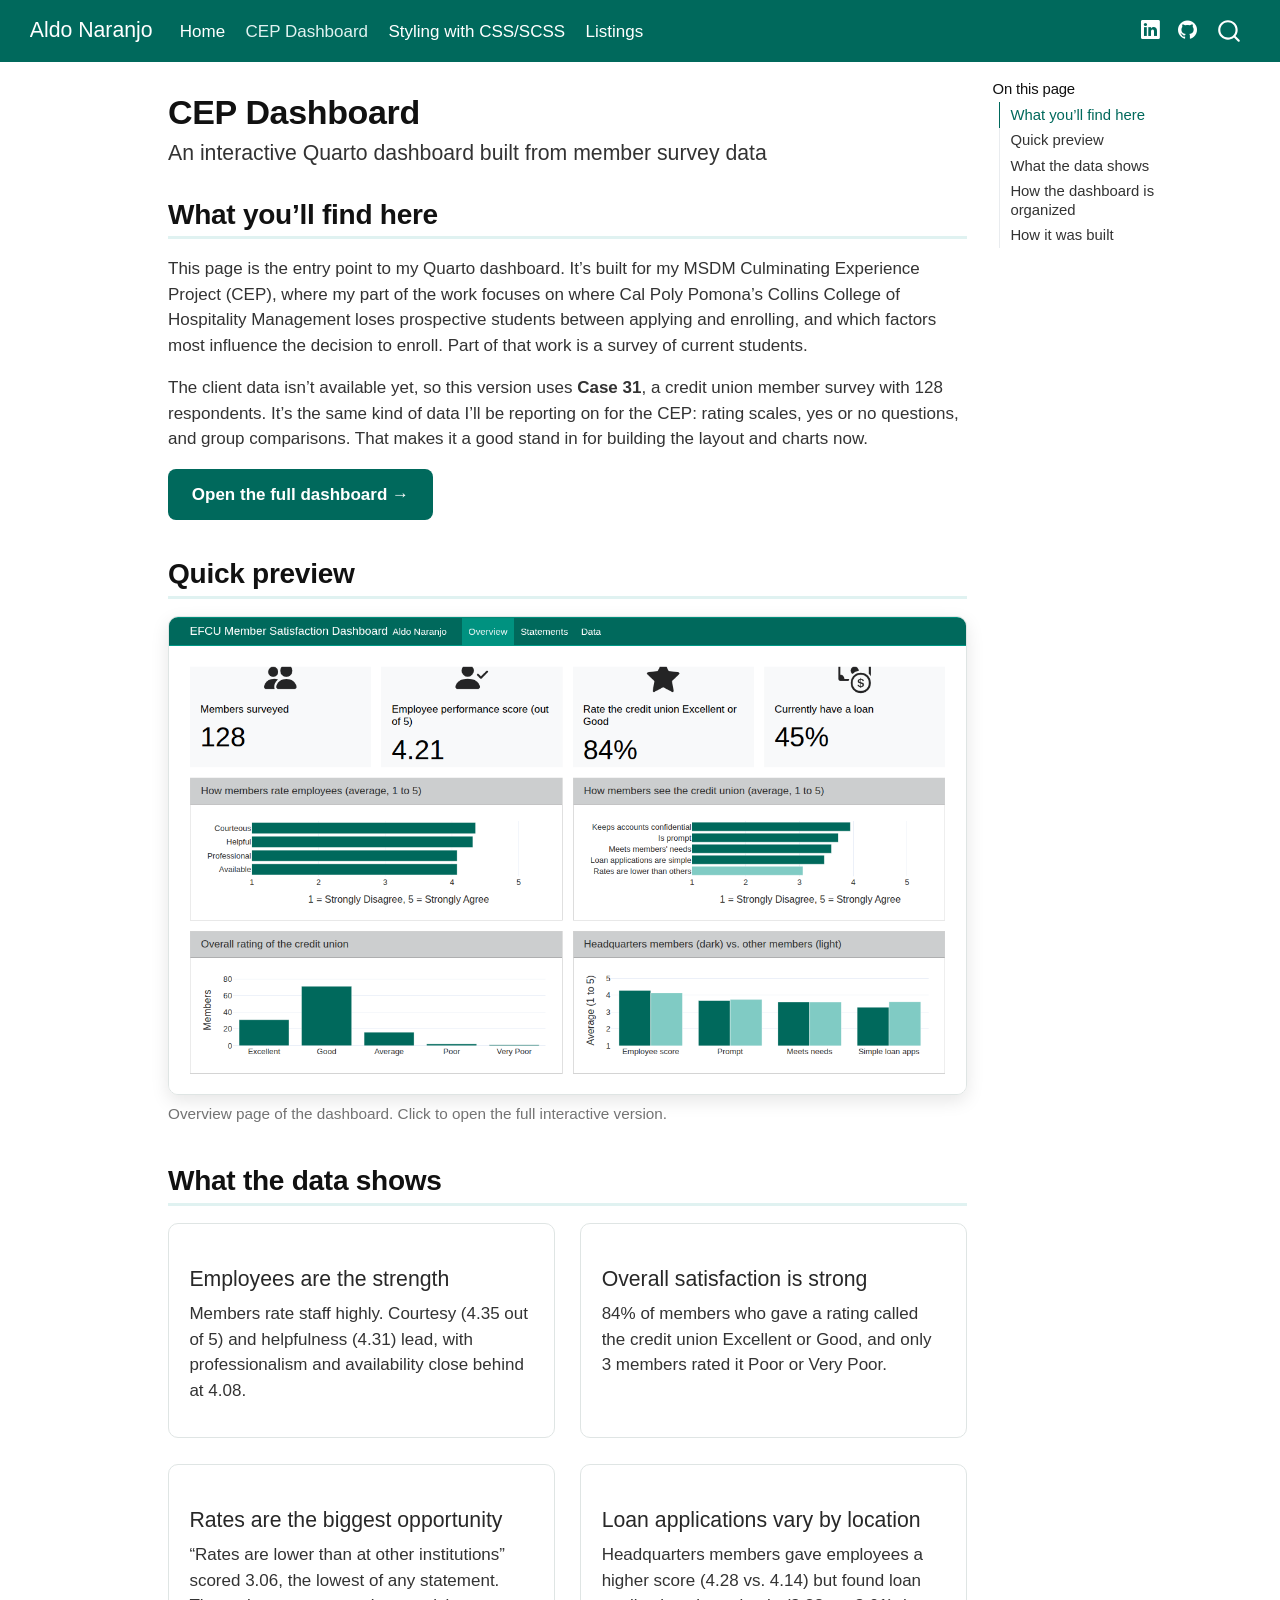
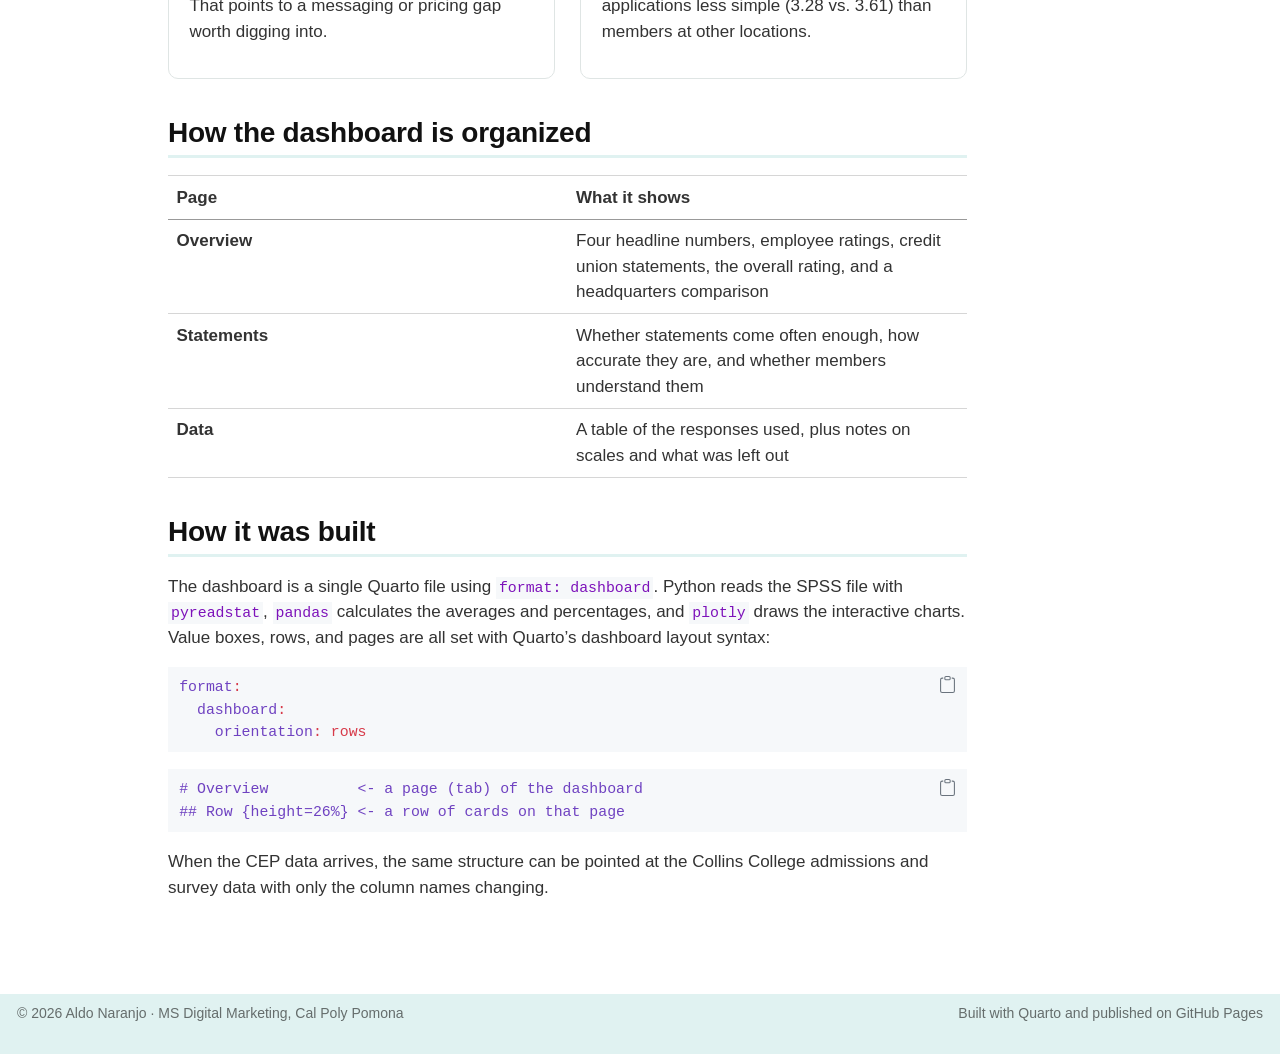
<file: docs/dashboard-portal.html>
<!DOCTYPE html>
<html xmlns="http://www.w3.org/1999/xhtml" lang="en" xml:lang="en"><head>

<meta charset="utf-8">
<meta name="generator" content="quarto-1.10.18">

<meta name="viewport" content="width=device-width, initial-scale=1.0, user-scalable=yes">


<title>CEP Dashboard – Aldo Naranjo</title>
<style>
/* Default styles provided by pandoc.
** See https://pandoc.org/MANUAL.html#variables-for-html for config info.
*/
span.smallcaps{font-variant: small-caps;}
div.columns{display: flex; gap: 1.5em;}
div.column{flex: auto;}
@media screen {
div.columns{gap: min(4vw, 1.5em);}
div.column{overflow-x: auto;}
}
div.hanging-indent{margin-left: 1.5em; text-indent: -1.5em;}
ul.task-list{list-style: none;}
ul.task-list li input[type="checkbox"] {
  width: 0.8em;
  margin: 0 0.8em 0.2em -1em; /* quarto-specific, see https://github.com/quarto-dev/quarto-cli/issues/4556 */ 
  vertical-align: middle;
}
/* CSS for syntax highlighting */
html { -webkit-text-size-adjust: 100%; }
pre > code.sourceCode { white-space: pre; position: relative; }
pre > code.sourceCode > span { display: inline-block; line-height: 1.25; }
pre > code.sourceCode > span:empty { height: 1.2em; }
.sourceCode { overflow: visible; }
code.sourceCode > span { color: inherit; text-decoration: inherit; }
div.sourceCode { margin: 1em 0; }
pre.sourceCode { margin: 0; }
@media screen {
div.sourceCode { overflow: auto; }
}
@media print {
pre > code.sourceCode { white-space: pre-wrap; }
pre > code.sourceCode > span { text-indent: -5em; padding-left: 5em; }
}
pre.numberSource code
  { counter-reset: source-line 0; }
pre.numberSource code > span
  { position: relative; left: -4em; counter-increment: source-line; }
pre.numberSource code > span > a:first-child::before
  { content: counter(source-line);
    position: relative; left: -1em; text-align: right; vertical-align: baseline;
    border: none; display: inline-block;
    -webkit-touch-callout: none; -webkit-user-select: none;
    -khtml-user-select: none; -moz-user-select: none;
    -ms-user-select: none; user-select: none;
    padding: 0 4px; width: 4em;
  }
pre.numberSource { margin-left: 3em;  padding-left: 4px; }
div.sourceCode
  {   }
@media screen {
pre > code.sourceCode > span > a:first-child::before { text-decoration: underline; }
}
</style>


<script src="site_libs/quarto-nav/quarto-nav.js"></script>
<script src="site_libs/quarto-nav/headroom.min.js"></script>
<script src="site_libs/clipboard/clipboard.min.js"></script>
<script src="site_libs/quarto-search/autocomplete.umd.js"></script>
<script src="site_libs/quarto-search/fuse.min.js"></script>
<script src="site_libs/quarto-search/quarto-search.js"></script>
<meta name="quarto:offset" content="./">
<script src="site_libs/quarto-html/quarto.js" type="module"></script>
<script src="site_libs/quarto-html/tabsets/tabsets.js" type="module"></script>
<script src="site_libs/quarto-html/popper.min.js"></script>
<script src="site_libs/quarto-html/tippy.umd.min.js"></script>
<script src="site_libs/quarto-html/anchor.min.js"></script>
<link href="site_libs/quarto-html/tippy.css" rel="stylesheet">
<link href="site_libs/quarto-html/quarto-syntax-highlighting-bb62276ab45c84d9efd712f51ff97b5a.css" rel="stylesheet" id="quarto-text-highlighting-styles">
<script src="site_libs/bootstrap/bootstrap.min.js"></script>
<link href="site_libs/bootstrap/bootstrap-icons.css" rel="stylesheet">
<link href="site_libs/bootstrap/bootstrap-35b231378abf7d0c5b4a40038efd7085.min.css" rel="stylesheet" append-hash="true" id="quarto-bootstrap" data-mode="light">
<script id="quarto-search-options" type="application/json">{
  "location": "navbar",
  "copy-button": false,
  "collapse-after": 3,
  "panel-placement": "end",
  "type": "overlay",
  "limit": 50,
  "keyboard-shortcut": [
    "f",
    "/",
    "s"
  ],
  "show-item-context": false,
  "language": {
    "search-no-results-text": "No results",
    "search-matching-documents-text": "matching documents",
    "search-copy-link-title": "Copy link to search",
    "search-hide-matches-text": "Hide additional matches",
    "search-more-match-text": "more match in this document",
    "search-more-matches-text": "more matches in this document",
    "search-clear-button-title": "Clear",
    "search-text-placeholder": "",
    "search-detached-cancel-button-title": "Cancel",
    "search-submit-button-title": "Submit",
    "search-label": "Search"
  }
}</script>
<style>html{ scroll-behavior: smooth; }</style>


</head>

<body class="nav-fixed quarto-light">

<div id="quarto-search-results"></div>
  <header id="quarto-header" class="headroom fixed-top">
    <nav class="navbar navbar-expand-lg " data-bs-theme="dark">
      <div class="navbar-container container-fluid">
      <div class="navbar-brand-container mx-auto">
    <a class="navbar-brand" href="./index.html">
    <span class="navbar-title">Aldo Naranjo</span>
    </a>
  </div>
            <div id="quarto-search" class="" title="Search"></div>
          <button class="navbar-toggler" type="button" data-bs-toggle="collapse" data-bs-target="#navbarCollapse" aria-controls="navbarCollapse" role="menu" aria-expanded="false" aria-label="Toggle navigation" onclick="if (window.quartoToggleHeadroom) { window.quartoToggleHeadroom(); }">
  <span class="navbar-toggler-icon"></span>
</button>
          <div class="collapse navbar-collapse" id="navbarCollapse">
            <ul class="navbar-nav navbar-nav-scroll me-auto">
  <li class="nav-item">
    <a class="nav-link" href="./index.html"> 
<span class="menu-text">Home</span></a>
  </li>  
  <li class="nav-item">
    <a class="nav-link active" href="./dashboard-portal.html" aria-current="page"> 
<span class="menu-text">CEP Dashboard</span></a>
  </li>  
  <li class="nav-item">
    <a class="nav-link" href="./css-scss.html"> 
<span class="menu-text">Styling with CSS/SCSS</span></a>
  </li>  
  <li class="nav-item">
    <a class="nav-link" href="./listings.html"> 
<span class="menu-text">Listings</span></a>
  </li>  
</ul>
            <ul class="navbar-nav navbar-nav-scroll ms-auto">
  <li class="nav-item compact">
    <a class="nav-link" href="https://www.linkedin.com/in/aldonaranjo"> <i class="bi bi-linkedin" role="img" aria-label="LinkedIn">
</i> 
<span class="menu-text"></span></a>
  </li>  
  <li class="nav-item compact">
    <a class="nav-link" href="https://github.com/naran115/m10-portfolio-website"> <i class="bi bi-github" role="img" aria-label="GitHub repository">
</i> 
<span class="menu-text"></span></a>
  </li>  
</ul>
          </div> <!-- /navcollapse -->
            <div class="quarto-navbar-tools">
</div>
      </div> <!-- /container-fluid -->
    </nav>
</header>
<!-- content -->
<div id="quarto-content" class="quarto-container page-columns page-rows-contents page-layout-article page-navbar">
<!-- sidebar -->
<!-- margin-sidebar -->
    <div id="quarto-margin-sidebar" class="sidebar margin-sidebar">
        <nav id="TOC" role="doc-toc" class="toc-active">
    <h2 id="toc-title">On this page</h2>
   
  <ul>
  <li><a href="#what-youll-find-here" id="toc-what-youll-find-here" class="nav-link active" data-scroll-target="#what-youll-find-here">What you’ll find here</a></li>
  <li><a href="#quick-preview" id="toc-quick-preview" class="nav-link" data-scroll-target="#quick-preview">Quick preview</a></li>
  <li><a href="#what-the-data-shows" id="toc-what-the-data-shows" class="nav-link" data-scroll-target="#what-the-data-shows">What the data shows</a></li>
  <li><a href="#how-the-dashboard-is-organized" id="toc-how-the-dashboard-is-organized" class="nav-link" data-scroll-target="#how-the-dashboard-is-organized">How the dashboard is organized</a></li>
  <li><a href="#how-it-was-built" id="toc-how-it-was-built" class="nav-link" data-scroll-target="#how-it-was-built">How it was built</a></li>
  </ul>
</nav>
    </div>
<!-- main -->
<main class="content" id="quarto-document-content">

<header id="title-block-header" class="quarto-title-block default">
<div class="quarto-title">
<h1 class="title">CEP Dashboard</h1>
<p class="subtitle lead">An interactive Quarto dashboard built from member survey data</p>
</div>



<div class="quarto-title-meta">

    
  
    
  </div>
  


</header>


<section id="what-youll-find-here" class="level2">
<h2 class="anchored" data-anchor-id="what-youll-find-here">What you’ll find here</h2>
<p>This page is the entry point to my Quarto dashboard. It’s built for my MSDM Culminating Experience Project (CEP), where my part of the work focuses on where Cal Poly Pomona’s Collins College of Hospitality Management loses prospective students between applying and enrolling, and which factors most influence the decision to enroll. Part of that work is a survey of current students.</p>
<p>The client data isn’t available yet, so this version uses <strong>Case 31</strong>, a credit union member survey with 128 respondents. It’s the same kind of data I’ll be reporting on for the CEP: rating scales, yes or no questions, and group comparisons. That makes it a good stand in for building the layout and charts now.</p>
<p><a href="./dashboard.html" class="big-button">Open the full dashboard →</a></p>
</section>
<section id="quick-preview" class="level2">
<h2 class="anchored" data-anchor-id="quick-preview">Quick preview</h2>
<div class="quarto-figure quarto-figure-center">
<figure class="figure">
<p><a href="./dashboard.html"><img src="images/dashboard-preview.png" class="img-fluid figure-img" style="border: 1px solid #dfe5e4; border-radius: 10px; box-shadow: 0 6px 18px rgba(0,0,0,.10);" alt="Screenshot of the dashboard overview page with four headline numbers and four charts"></a></p>
<figcaption>Overview page of the dashboard. Click to open the full interactive version.</figcaption>
</figure>
</div>
</section>
<section id="what-the-data-shows" class="level2">
<h2 class="anchored" data-anchor-id="what-the-data-shows">What the data shows</h2>
<div class="grid">
<section id="employees-are-the-strength" class="level4 g-col-12 g-col-md-6 hover-card">
<h4 class="anchored" data-anchor-id="employees-are-the-strength">Employees are the strength</h4>
<p>Members rate staff highly. Courtesy (4.35 out of 5) and helpfulness (4.31) lead, with professionalism and availability close behind at 4.08.</p>
</section>
<section id="overall-satisfaction-is-strong" class="level4 g-col-12 g-col-md-6 hover-card">
<h4 class="anchored" data-anchor-id="overall-satisfaction-is-strong">Overall satisfaction is strong</h4>
<p>84% of members who gave a rating called the credit union Excellent or Good, and only 3 members rated it Poor or Very Poor.</p>
</section>
<section id="rates-are-the-biggest-opportunity" class="level4 g-col-12 g-col-md-6 hover-card">
<h4 class="anchored" data-anchor-id="rates-are-the-biggest-opportunity">Rates are the biggest opportunity</h4>
<p>“Rates are lower than at other institutions” scored 3.06, the lowest of any statement. That points to a messaging or pricing gap worth digging into.</p>
</section>
<section id="loan-applications-vary-by-location" class="level4 g-col-12 g-col-md-6 hover-card">
<h4 class="anchored" data-anchor-id="loan-applications-vary-by-location">Loan applications vary by location</h4>
<p>Headquarters members gave employees a higher score (4.28 vs.&nbsp;4.14) but found loan applications less simple (3.28 vs.&nbsp;3.61) than members at other locations.</p>
</section>
</div>
</section>
<section id="how-the-dashboard-is-organized" class="level2">
<h2 class="anchored" data-anchor-id="how-the-dashboard-is-organized">How the dashboard is organized</h2>
<table class="caption-top table">
<colgroup>
<col style="width: 50%">
<col style="width: 50%">
</colgroup>
<thead>
<tr class="header">
<th style="text-align: left;">Page</th>
<th style="text-align: left;">What it shows</th>
</tr>
</thead>
<tbody>
<tr class="odd">
<td style="text-align: left;"><strong>Overview</strong></td>
<td style="text-align: left;">Four headline numbers, employee ratings, credit union statements, the overall rating, and a headquarters comparison</td>
</tr>
<tr class="even">
<td style="text-align: left;"><strong>Statements</strong></td>
<td style="text-align: left;">Whether statements come often enough, how accurate they are, and whether members understand them</td>
</tr>
<tr class="odd">
<td style="text-align: left;"><strong>Data</strong></td>
<td style="text-align: left;">A table of the responses used, plus notes on scales and what was left out</td>
</tr>
</tbody>
</table>
</section>
<section id="how-it-was-built" class="level2">
<h2 class="anchored" data-anchor-id="how-it-was-built">How it was built</h2>
<p>The dashboard is a single Quarto file using <code>format: dashboard</code>. Python reads the SPSS file with <code>pyreadstat</code>, <code>pandas</code> calculates the averages and percentages, and <code>plotly</code> draws the interactive charts. Value boxes, rows, and pages are all set with Quarto’s dashboard layout syntax:</p>
<div class="code-copy-outer-scaffold"><div class="sourceCode" id="cb1"><pre class="sourceCode yaml code-with-copy"><code class="sourceCode yaml"><span id="cb1-1"><a href="#cb1-1" aria-hidden="true" tabindex="-1"></a><span class="fu">format</span><span class="kw">:</span></span>
<span id="cb1-2"><a href="#cb1-2" aria-hidden="true" tabindex="-1"></a><span class="at">  </span><span class="fu">dashboard</span><span class="kw">:</span></span>
<span id="cb1-3"><a href="#cb1-3" aria-hidden="true" tabindex="-1"></a><span class="at">    </span><span class="fu">orientation</span><span class="kw">:</span><span class="at"> rows</span></span></code></pre></div><button title="Copy to Clipboard" class="code-copy-button"><i class="bi"></i></button></div>
<div class="code-copy-outer-scaffold"><div class="sourceCode" id="cb2"><pre class="sourceCode markdown code-with-copy"><code class="sourceCode markdown"><span id="cb2-1"><a href="#cb2-1" aria-hidden="true" tabindex="-1"></a><span class="fu"># Overview          &lt;- a page (tab) of the dashboard</span></span>
<span id="cb2-2"><a href="#cb2-2" aria-hidden="true" tabindex="-1"></a><span class="fu">## Row {height=26%} &lt;- a row of cards on that page</span></span></code></pre></div><button title="Copy to Clipboard" class="code-copy-button"><i class="bi"></i></button></div>
<p>When the CEP data arrives, the same structure can be pointed at the Collins College admissions and survey data with only the column names changing.</p>


</section>

<a onclick="window.scrollTo(0, 0); return false;" role="button" id="quarto-back-to-top"><i class="bi bi-arrow-up"></i> Back to top</a></main> <!-- /main -->
<script id="quarto-html-after-body" type="application/javascript">
  window.document.addEventListener("DOMContentLoaded", function (event) {
    const icon = "";
    const anchorJS = new window.AnchorJS();
    anchorJS.options = {
      placement: 'right',
      icon: icon
    };
    anchorJS.add('.anchored');
    const isCodeAnnotation = (el) => {
      for (const clz of el.classList) {
        if (clz.startsWith('code-annotation-')) {                     
          return true;
        }
      }
      return false;
    }
    const onCopySuccess = function(e) {
      // button target
      const button = e.trigger;
      // don't keep focus
      button.blur();
      // flash "checked"
      button.classList.add('code-copy-button-checked');
      var currentTitle = button.getAttribute("title");
      button.setAttribute("title", "Copied!");
      let tooltip;
      if (window.bootstrap) {
        button.setAttribute("data-bs-toggle", "tooltip");
        button.setAttribute("data-bs-placement", "left");
        button.setAttribute("data-bs-title", "Copied!");
        tooltip = new bootstrap.Tooltip(button, 
          { trigger: "manual", 
            customClass: "code-copy-button-tooltip",
            offset: [0, -8]});
        tooltip.show();    
      }
      setTimeout(function() {
        if (tooltip) {
          tooltip.hide();
          button.removeAttribute("data-bs-title");
          button.removeAttribute("data-bs-toggle");
          button.removeAttribute("data-bs-placement");
        }
        button.setAttribute("title", currentTitle);
        button.classList.remove('code-copy-button-checked');
      }, 1000);
      // clear code selection
      e.clearSelection();
    }
    const getTextToCopy = function(trigger) {
      const outerScaffold = trigger.parentElement.cloneNode(true);
      const codeEl = outerScaffold.querySelector('code');
      for (const childEl of codeEl.children) {
        if (isCodeAnnotation(childEl)) {
          childEl.remove();
        }
      }
      return codeEl.innerText;
    }
    const clipboard = new window.ClipboardJS('.code-copy-button:not([data-in-quarto-modal])', {
      text: getTextToCopy
    });
    clipboard.on('success', onCopySuccess);
    if (window.document.getElementById('quarto-embedded-source-code-modal')) {
      const clipboardModal = new window.ClipboardJS('.code-copy-button[data-in-quarto-modal]', {
        text: getTextToCopy,
        container: window.document.getElementById('quarto-embedded-source-code-modal')
      });
      clipboardModal.on('success', onCopySuccess);
    }
      var localhostRegex = new RegExp(/^(?:http|https):\/\/localhost\:?[0-9]*\//);
      var mailtoRegex = new RegExp(/^mailto:/);
        var filterRegex = new RegExp("https:\/\/naran115\.github\.io\/m10-portfolio-website\/");
      var isInternal = (href) => {
          return filterRegex.test(href) || localhostRegex.test(href) || mailtoRegex.test(href);
      }
      // Inspect non-navigation links and adorn them if external
     var links = window.document.querySelectorAll('a[href]:not(.nav-link):not(.navbar-brand):not(.toc-action):not(.sidebar-link):not(.sidebar-item-toggle):not(.pagination-link):not(.no-external):not([aria-hidden]):not(.dropdown-item):not(.quarto-navigation-tool):not(.about-link)');
      for (var i=0; i<links.length; i++) {
        const link = links[i];
        if (!isInternal(link.href)) {
          // undo the damage that might have been done by quarto-nav.js in the case of
          // links that we want to consider external
          if (link.dataset.originalHref !== undefined) {
            link.href = link.dataset.originalHref;
          }
            // target, if specified
            link.setAttribute("target", "_blank");
            if (link.getAttribute("rel") === null) {
              link.setAttribute("rel", "noopener");
            }
        }
      }
    function tippyHover(el, contentFn, onTriggerFn, onUntriggerFn) {
      const config = {
        allowHTML: true,
        maxWidth: 500,
        delay: 100,
        arrow: false,
        appendTo: function(el) {
            return el.parentElement;
        },
        interactive: true,
        interactiveBorder: 10,
        theme: 'quarto',
        placement: 'bottom-start',
      };
      if (contentFn) {
        config.content = contentFn;
      }
      if (onTriggerFn) {
        config.onTrigger = onTriggerFn;
      }
      if (onUntriggerFn) {
        config.onUntrigger = onUntriggerFn;
      }
      window.tippy(el, config); 
    }
    const noterefs = window.document.querySelectorAll('a[role="doc-noteref"]');
    for (var i=0; i<noterefs.length; i++) {
      const ref = noterefs[i];
      tippyHover(ref, function() {
        // use id or data attribute instead here
        let href = ref.getAttribute('data-footnote-href') || ref.getAttribute('href');
        try { href = new URL(href).hash; } catch {}
        const id = href.replace(/^#\/?/, "");
        const note = window.document.getElementById(id);
        if (note) {
          return note.innerHTML;
        } else {
          return "";
        }
      });
    }
    const xrefs = window.document.querySelectorAll('a.quarto-xref');
    const processXRef = (id, note) => {
      // Strip column container classes
      const stripColumnClz = (el) => {
        el.classList.remove("page-full", "page-columns");
        if (el.children) {
          for (const child of el.children) {
            stripColumnClz(child);
          }
        }
      }
      stripColumnClz(note)
      if (id === null || id.startsWith('sec-')) {
        // Special case sections, only their first couple elements
        const container = document.createElement("div");
        if (note.children && note.children.length > 2) {
          container.appendChild(note.children[0].cloneNode(true));
          for (let i = 1; i < note.children.length; i++) {
            const child = note.children[i];
            if (child.tagName === "P" && child.innerText === "") {
              continue;
            } else {
              container.appendChild(child.cloneNode(true));
              break;
            }
          }
          if (window.Quarto?.typesetMath) {
            window.Quarto.typesetMath(container);
          }
          return container.innerHTML
        } else {
          if (window.Quarto?.typesetMath) {
            window.Quarto.typesetMath(note);
          }
          return note.innerHTML;
        }
      } else {
        // Remove any anchor links if they are present
        const anchorLink = note.querySelector('a.anchorjs-link');
        if (anchorLink) {
          anchorLink.remove();
        }
        if (window.Quarto?.typesetMath) {
          window.Quarto.typesetMath(note);
        }
        if (note.classList.contains("callout")) {
          return note.outerHTML;
        } else {
          return note.innerHTML;
        }
      }
    }
    for (var i=0; i<xrefs.length; i++) {
      const xref = xrefs[i];
      tippyHover(xref, undefined, function(instance) {
        instance.disable();
        let url = xref.getAttribute('href');
        let hash = undefined; 
        if (url.startsWith('#')) {
          hash = url;
        } else {
          try { hash = new URL(url).hash; } catch {}
        }
        if (hash) {
          const id = hash.replace(/^#\/?/, "");
          const note = window.document.getElementById(id);
          if (note !== null) {
            try {
              const html = processXRef(id, note.cloneNode(true));
              instance.setContent(html);
            } finally {
              instance.enable();
              instance.show();
            }
          } else {
            // See if we can fetch this
            fetch(url.split('#')[0])
            .then(res => res.text())
            .then(html => {
              const parser = new DOMParser();
              const htmlDoc = parser.parseFromString(html, "text/html");
              const note = htmlDoc.getElementById(id);
              if (note !== null) {
                const html = processXRef(id, note);
                instance.setContent(html);
              } 
            }).finally(() => {
              instance.enable();
              instance.show();
            });
          }
        } else {
          // See if we can fetch a full url (with no hash to target)
          // This is a special case and we should probably do some content thinning / targeting
          fetch(url)
          .then(res => res.text())
          .then(html => {
            const parser = new DOMParser();
            const htmlDoc = parser.parseFromString(html, "text/html");
            const note = htmlDoc.querySelector('main.content');
            if (note !== null) {
              // This should only happen for chapter cross references
              // (since there is no id in the URL)
              // remove the first header
              if (note.children.length > 0 && note.children[0].tagName === "HEADER") {
                note.children[0].remove();
              }
              const html = processXRef(null, note);
              instance.setContent(html);
            } 
          }).finally(() => {
            instance.enable();
            instance.show();
          });
        }
      }, function(instance) {
      });
    }
        let selectedAnnoteEl;
        const selectorForAnnotation = ( cell, annotation) => {
          let cellAttr = 'data-code-cell="' + cell + '"';
          let lineAttr = 'data-code-annotation="' +  annotation + '"';
          const selector = 'span[' + cellAttr + '][' + lineAttr + ']';
          return selector;
        }
        const selectCodeLines = (annoteEl) => {
          const doc = window.document;
          const targetCell = annoteEl.getAttribute("data-target-cell");
          const targetAnnotation = annoteEl.getAttribute("data-target-annotation");
          const annoteSpan = window.document.querySelector(selectorForAnnotation(targetCell, targetAnnotation));
          const lines = annoteSpan.getAttribute("data-code-lines").split(",");
          const lineIds = lines.map((line) => {
            return targetCell + "-" + line;
          })
          let top = null;
          let height = null;
          let parent = null;
          if (lineIds.length > 0) {
              //compute the position of the single el (top and bottom and make a div)
              const el = window.document.getElementById(lineIds[0]);
              top = el.offsetTop;
              height = el.offsetHeight;
              parent = el.parentElement.parentElement;
            if (lineIds.length > 1) {
              const lastEl = window.document.getElementById(lineIds[lineIds.length - 1]);
              const bottom = lastEl.offsetTop + lastEl.offsetHeight;
              height = bottom - top;
            }
            if (top !== null && height !== null && parent !== null) {
              // cook up a div (if necessary) and position it 
              let div = window.document.getElementById("code-annotation-line-highlight");
              if (div === null) {
                div = window.document.createElement("div");
                div.setAttribute("id", "code-annotation-line-highlight");
                div.style.position = 'absolute';
                parent.appendChild(div);
              }
              div.style.top = top - 2 + "px";
              div.style.height = height + 4 + "px";
              div.style.left = 0;
              let gutterDiv = window.document.getElementById("code-annotation-line-highlight-gutter");
              if (gutterDiv === null) {
                gutterDiv = window.document.createElement("div");
                gutterDiv.setAttribute("id", "code-annotation-line-highlight-gutter");
                gutterDiv.style.position = 'absolute';
                const codeCell = window.document.getElementById(targetCell);
                const gutter = codeCell.querySelector('.code-annotation-gutter');
                gutter.appendChild(gutterDiv);
              }
              gutterDiv.style.top = top - 2 + "px";
              gutterDiv.style.height = height + 4 + "px";
            }
            selectedAnnoteEl = annoteEl;
          }
        };
        const unselectCodeLines = () => {
          const elementsIds = ["code-annotation-line-highlight", "code-annotation-line-highlight-gutter"];
          elementsIds.forEach((elId) => {
            const div = window.document.getElementById(elId);
            if (div) {
              div.remove();
            }
          });
          selectedAnnoteEl = undefined;
        };
          // Handle positioning of the toggle
      window.addEventListener(
        "resize",
        throttle(() => {
          elRect = undefined;
          if (selectedAnnoteEl) {
            selectCodeLines(selectedAnnoteEl);
          }
        }, 10)
      );
      function throttle(fn, ms) {
      let throttle = false;
      let timer;
        return (...args) => {
          if(!throttle) { // first call gets through
              fn.apply(this, args);
              throttle = true;
          } else { // all the others get throttled
              if(timer) clearTimeout(timer); // cancel #2
              timer = setTimeout(() => {
                fn.apply(this, args);
                timer = throttle = false;
              }, ms);
          }
        };
      }
        // Attach click handler to the DT
        const annoteDls = window.document.querySelectorAll('dt[data-target-cell]');
        for (const annoteDlNode of annoteDls) {
          annoteDlNode.addEventListener('click', (event) => {
            const clickedEl = event.target;
            if (clickedEl !== selectedAnnoteEl) {
              unselectCodeLines();
              const activeEl = window.document.querySelector('dt[data-target-cell].code-annotation-active');
              if (activeEl) {
                activeEl.classList.remove('code-annotation-active');
              }
              selectCodeLines(clickedEl);
              clickedEl.classList.add('code-annotation-active');
            } else {
              // Unselect the line
              unselectCodeLines();
              clickedEl.classList.remove('code-annotation-active');
            }
          });
        }
    const findCites = (el) => {
      const parentEl = el.parentElement;
      if (parentEl) {
        const cites = parentEl.dataset.cites;
        if (cites) {
          return {
            el,
            cites: cites.split(' ')
          };
        } else {
          return findCites(el.parentElement)
        }
      } else {
        return undefined;
      }
    };
    var bibliorefs = window.document.querySelectorAll('a[role="doc-biblioref"]');
    for (var i=0; i<bibliorefs.length; i++) {
      const ref = bibliorefs[i];
      const citeInfo = findCites(ref);
      if (citeInfo) {
        tippyHover(citeInfo.el, function() {
          var popup = window.document.createElement('div');
          citeInfo.cites.forEach(function(cite) {
            var citeDiv = window.document.createElement('div');
            citeDiv.classList.add('hanging-indent');
            citeDiv.classList.add('csl-entry');
            var biblioDiv = window.document.getElementById('ref-' + cite);
            if (biblioDiv) {
              citeDiv.innerHTML = biblioDiv.innerHTML;
            }
            popup.appendChild(citeDiv);
          });
          return popup.innerHTML;
        });
      }
    }
  });
  </script>
</div> <!-- /content -->
<footer class="footer">
  <div class="nav-footer">
    <div class="nav-footer-left">
<p>© 2026 Aldo Naranjo · MS Digital Marketing, Cal Poly Pomona</p>
</div>   
    <div class="nav-footer-center">
      &nbsp;
    </div>
    <div class="nav-footer-right">
<p>Built with <a href="https://quarto.org">Quarto</a> and published on GitHub Pages</p>
</div>
  </div>
</footer>




<script src="site_libs/quarto-html/zenscroll-min.js"></script>
</body></html>
</file>
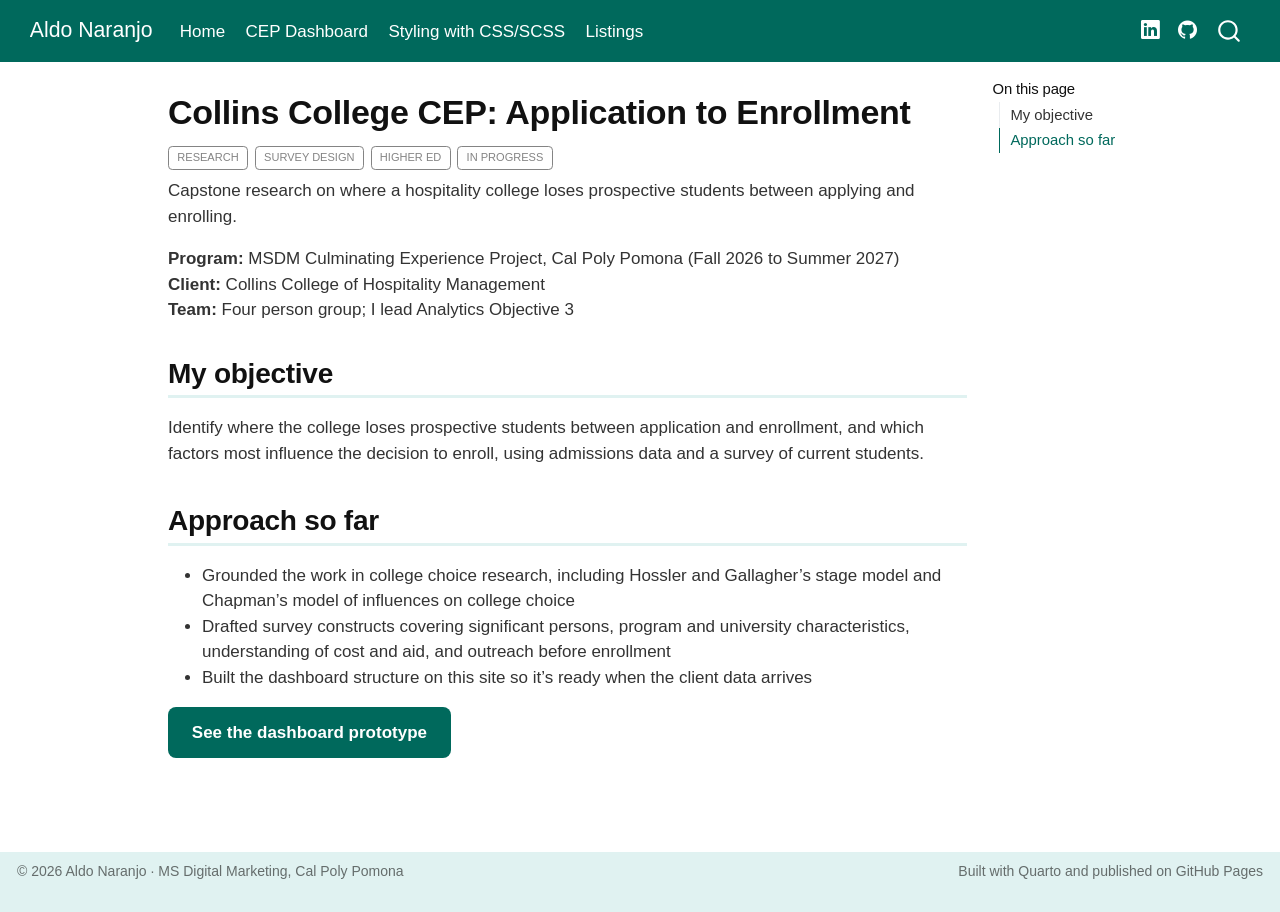
<file: docs/projects/cchm-cep.html>
<!DOCTYPE html>
<html xmlns="http://www.w3.org/1999/xhtml" lang="en" xml:lang="en"><head>

<meta charset="utf-8">
<meta name="generator" content="quarto-1.10.18">

<meta name="viewport" content="width=device-width, initial-scale=1.0, user-scalable=yes">

<meta name="description" content="Capstone research on where a hospitality college loses prospective students between applying and enrolling.">

<title>Collins College CEP: Application to Enrollment – Aldo Naranjo</title>
<style>
/* Default styles provided by pandoc.
** See https://pandoc.org/MANUAL.html#variables-for-html for config info.
*/
span.smallcaps{font-variant: small-caps;}
div.columns{display: flex; gap: 1.5em;}
div.column{flex: auto;}
@media screen {
div.columns{gap: min(4vw, 1.5em);}
div.column{overflow-x: auto;}
}
div.hanging-indent{margin-left: 1.5em; text-indent: -1.5em;}
ul.task-list{list-style: none;}
ul.task-list li input[type="checkbox"] {
  width: 0.8em;
  margin: 0 0.8em 0.2em -1em; /* quarto-specific, see https://github.com/quarto-dev/quarto-cli/issues/4556 */ 
  vertical-align: middle;
}
</style>


<script src="../site_libs/quarto-nav/quarto-nav.js"></script>
<script src="../site_libs/quarto-nav/headroom.min.js"></script>
<script src="../site_libs/clipboard/clipboard.min.js"></script>
<script src="../site_libs/quarto-search/autocomplete.umd.js"></script>
<script src="../site_libs/quarto-search/fuse.min.js"></script>
<script src="../site_libs/quarto-search/quarto-search.js"></script>
<meta name="quarto:offset" content="../">
<script src="../site_libs/quarto-html/quarto.js" type="module"></script>
<script src="../site_libs/quarto-html/tabsets/tabsets.js" type="module"></script>
<script src="../site_libs/quarto-html/popper.min.js"></script>
<script src="../site_libs/quarto-html/tippy.umd.min.js"></script>
<script src="../site_libs/quarto-html/anchor.min.js"></script>
<link href="../site_libs/quarto-html/tippy.css" rel="stylesheet">
<link href="../site_libs/quarto-html/quarto-syntax-highlighting-bb62276ab45c84d9efd712f51ff97b5a.css" rel="stylesheet" id="quarto-text-highlighting-styles">
<script src="../site_libs/bootstrap/bootstrap.min.js"></script>
<link href="../site_libs/bootstrap/bootstrap-icons.css" rel="stylesheet">
<link href="../site_libs/bootstrap/bootstrap-35b231378abf7d0c5b4a40038efd7085.min.css" rel="stylesheet" append-hash="true" id="quarto-bootstrap" data-mode="light">
<script id="quarto-search-options" type="application/json">{
  "location": "navbar",
  "copy-button": false,
  "collapse-after": 3,
  "panel-placement": "end",
  "type": "overlay",
  "limit": 50,
  "keyboard-shortcut": [
    "f",
    "/",
    "s"
  ],
  "show-item-context": false,
  "language": {
    "search-no-results-text": "No results",
    "search-matching-documents-text": "matching documents",
    "search-copy-link-title": "Copy link to search",
    "search-hide-matches-text": "Hide additional matches",
    "search-more-match-text": "more match in this document",
    "search-more-matches-text": "more matches in this document",
    "search-clear-button-title": "Clear",
    "search-text-placeholder": "",
    "search-detached-cancel-button-title": "Cancel",
    "search-submit-button-title": "Submit",
    "search-label": "Search"
  }
}</script>
<style>html{ scroll-behavior: smooth; }</style>


</head>

<body class="nav-fixed quarto-light">

<div id="quarto-search-results"></div>
  <header id="quarto-header" class="headroom fixed-top">
    <nav class="navbar navbar-expand-lg " data-bs-theme="dark">
      <div class="navbar-container container-fluid">
      <div class="navbar-brand-container mx-auto">
    <a class="navbar-brand" href="../index.html">
    <span class="navbar-title">Aldo Naranjo</span>
    </a>
  </div>
            <div id="quarto-search" class="" title="Search"></div>
          <button class="navbar-toggler" type="button" data-bs-toggle="collapse" data-bs-target="#navbarCollapse" aria-controls="navbarCollapse" role="menu" aria-expanded="false" aria-label="Toggle navigation" onclick="if (window.quartoToggleHeadroom) { window.quartoToggleHeadroom(); }">
  <span class="navbar-toggler-icon"></span>
</button>
          <div class="collapse navbar-collapse" id="navbarCollapse">
            <ul class="navbar-nav navbar-nav-scroll me-auto">
  <li class="nav-item">
    <a class="nav-link" href="../index.html"> 
<span class="menu-text">Home</span></a>
  </li>  
  <li class="nav-item">
    <a class="nav-link" href="../dashboard-portal.html"> 
<span class="menu-text">CEP Dashboard</span></a>
  </li>  
  <li class="nav-item">
    <a class="nav-link" href="../css-scss.html"> 
<span class="menu-text">Styling with CSS/SCSS</span></a>
  </li>  
  <li class="nav-item">
    <a class="nav-link" href="../listings.html"> 
<span class="menu-text">Listings</span></a>
  </li>  
</ul>
            <ul class="navbar-nav navbar-nav-scroll ms-auto">
  <li class="nav-item compact">
    <a class="nav-link" href="https://www.linkedin.com/in/aldonaranjo"> <i class="bi bi-linkedin" role="img" aria-label="LinkedIn">
</i> 
<span class="menu-text"></span></a>
  </li>  
  <li class="nav-item compact">
    <a class="nav-link" href="https://github.com/naran115/m10-portfolio-website"> <i class="bi bi-github" role="img" aria-label="GitHub repository">
</i> 
<span class="menu-text"></span></a>
  </li>  
</ul>
          </div> <!-- /navcollapse -->
            <div class="quarto-navbar-tools">
</div>
      </div> <!-- /container-fluid -->
    </nav>
</header>
<!-- content -->
<div id="quarto-content" class="quarto-container page-columns page-rows-contents page-layout-article page-navbar">
<!-- sidebar -->
<!-- margin-sidebar -->
    <div id="quarto-margin-sidebar" class="sidebar margin-sidebar">
        <nav id="TOC" role="doc-toc" class="toc-active">
    <h2 id="toc-title">On this page</h2>
   
  <ul>
  <li><a href="#my-objective" id="toc-my-objective" class="nav-link active" data-scroll-target="#my-objective">My objective</a></li>
  <li><a href="#approach-so-far" id="toc-approach-so-far" class="nav-link" data-scroll-target="#approach-so-far">Approach so far</a></li>
  </ul>
</nav>
    </div>
<!-- main -->
<main class="content" id="quarto-document-content">

<header id="title-block-header" class="quarto-title-block default">
<div class="quarto-title">
<h1 class="title">Collins College CEP: Application to Enrollment</h1>
  <div class="quarto-categories">
    <div class="quarto-category">Research</div>
    <div class="quarto-category">Survey Design</div>
    <div class="quarto-category">Higher Ed</div>
    <div class="quarto-category">In Progress</div>
  </div>
  </div>

<div>
  <div class="description">
    Capstone research on where a hospitality college loses prospective students between applying and enrolling.
  </div>
</div>


<div class="quarto-title-meta">

    
  
    
  </div>
  


</header>


<p><strong>Program:</strong> MSDM Culminating Experience Project, Cal Poly Pomona (Fall 2026 to Summer 2027)<br>
<strong>Client:</strong> Collins College of Hospitality Management<br>
<strong>Team:</strong> Four person group; I lead Analytics Objective 3</p>
<section id="my-objective" class="level2">
<h2 class="anchored" data-anchor-id="my-objective">My objective</h2>
<p>Identify where the college loses prospective students between application and enrollment, and which factors most influence the decision to enroll, using admissions data and a survey of current students.</p>
</section>
<section id="approach-so-far" class="level2">
<h2 class="anchored" data-anchor-id="approach-so-far">Approach so far</h2>
<ul>
<li>Grounded the work in college choice research, including Hossler and Gallagher’s stage model and Chapman’s model of influences on college choice</li>
<li>Drafted survey constructs covering significant persons, program and university characteristics, understanding of cost and aid, and outreach before enrollment</li>
<li>Built the dashboard structure on this site so it’s ready when the client data arrives</li>
</ul>
<p><a href="../dashboard-portal.html" class="big-button">See the dashboard prototype</a></p>


</section>

<a onclick="window.scrollTo(0, 0); return false;" role="button" id="quarto-back-to-top"><i class="bi bi-arrow-up"></i> Back to top</a></main> <!-- /main -->
<script id="quarto-html-after-body" type="application/javascript">
  window.document.addEventListener("DOMContentLoaded", function (event) {
    const icon = "";
    const anchorJS = new window.AnchorJS();
    anchorJS.options = {
      placement: 'right',
      icon: icon
    };
    anchorJS.add('.anchored');
    const isCodeAnnotation = (el) => {
      for (const clz of el.classList) {
        if (clz.startsWith('code-annotation-')) {                     
          return true;
        }
      }
      return false;
    }
    const onCopySuccess = function(e) {
      // button target
      const button = e.trigger;
      // don't keep focus
      button.blur();
      // flash "checked"
      button.classList.add('code-copy-button-checked');
      var currentTitle = button.getAttribute("title");
      button.setAttribute("title", "Copied!");
      let tooltip;
      if (window.bootstrap) {
        button.setAttribute("data-bs-toggle", "tooltip");
        button.setAttribute("data-bs-placement", "left");
        button.setAttribute("data-bs-title", "Copied!");
        tooltip = new bootstrap.Tooltip(button, 
          { trigger: "manual", 
            customClass: "code-copy-button-tooltip",
            offset: [0, -8]});
        tooltip.show();    
      }
      setTimeout(function() {
        if (tooltip) {
          tooltip.hide();
          button.removeAttribute("data-bs-title");
          button.removeAttribute("data-bs-toggle");
          button.removeAttribute("data-bs-placement");
        }
        button.setAttribute("title", currentTitle);
        button.classList.remove('code-copy-button-checked');
      }, 1000);
      // clear code selection
      e.clearSelection();
    }
    const getTextToCopy = function(trigger) {
      const outerScaffold = trigger.parentElement.cloneNode(true);
      const codeEl = outerScaffold.querySelector('code');
      for (const childEl of codeEl.children) {
        if (isCodeAnnotation(childEl)) {
          childEl.remove();
        }
      }
      return codeEl.innerText;
    }
    const clipboard = new window.ClipboardJS('.code-copy-button:not([data-in-quarto-modal])', {
      text: getTextToCopy
    });
    clipboard.on('success', onCopySuccess);
    if (window.document.getElementById('quarto-embedded-source-code-modal')) {
      const clipboardModal = new window.ClipboardJS('.code-copy-button[data-in-quarto-modal]', {
        text: getTextToCopy,
        container: window.document.getElementById('quarto-embedded-source-code-modal')
      });
      clipboardModal.on('success', onCopySuccess);
    }
      var localhostRegex = new RegExp(/^(?:http|https):\/\/localhost\:?[0-9]*\//);
      var mailtoRegex = new RegExp(/^mailto:/);
        var filterRegex = new RegExp("https:\/\/naran115\.github\.io\/m10-portfolio-website\/");
      var isInternal = (href) => {
          return filterRegex.test(href) || localhostRegex.test(href) || mailtoRegex.test(href);
      }
      // Inspect non-navigation links and adorn them if external
     var links = window.document.querySelectorAll('a[href]:not(.nav-link):not(.navbar-brand):not(.toc-action):not(.sidebar-link):not(.sidebar-item-toggle):not(.pagination-link):not(.no-external):not([aria-hidden]):not(.dropdown-item):not(.quarto-navigation-tool):not(.about-link)');
      for (var i=0; i<links.length; i++) {
        const link = links[i];
        if (!isInternal(link.href)) {
          // undo the damage that might have been done by quarto-nav.js in the case of
          // links that we want to consider external
          if (link.dataset.originalHref !== undefined) {
            link.href = link.dataset.originalHref;
          }
            // target, if specified
            link.setAttribute("target", "_blank");
            if (link.getAttribute("rel") === null) {
              link.setAttribute("rel", "noopener");
            }
        }
      }
    function tippyHover(el, contentFn, onTriggerFn, onUntriggerFn) {
      const config = {
        allowHTML: true,
        maxWidth: 500,
        delay: 100,
        arrow: false,
        appendTo: function(el) {
            return el.parentElement;
        },
        interactive: true,
        interactiveBorder: 10,
        theme: 'quarto',
        placement: 'bottom-start',
      };
      if (contentFn) {
        config.content = contentFn;
      }
      if (onTriggerFn) {
        config.onTrigger = onTriggerFn;
      }
      if (onUntriggerFn) {
        config.onUntrigger = onUntriggerFn;
      }
      window.tippy(el, config); 
    }
    const noterefs = window.document.querySelectorAll('a[role="doc-noteref"]');
    for (var i=0; i<noterefs.length; i++) {
      const ref = noterefs[i];
      tippyHover(ref, function() {
        // use id or data attribute instead here
        let href = ref.getAttribute('data-footnote-href') || ref.getAttribute('href');
        try { href = new URL(href).hash; } catch {}
        const id = href.replace(/^#\/?/, "");
        const note = window.document.getElementById(id);
        if (note) {
          return note.innerHTML;
        } else {
          return "";
        }
      });
    }
    const xrefs = window.document.querySelectorAll('a.quarto-xref');
    const processXRef = (id, note) => {
      // Strip column container classes
      const stripColumnClz = (el) => {
        el.classList.remove("page-full", "page-columns");
        if (el.children) {
          for (const child of el.children) {
            stripColumnClz(child);
          }
        }
      }
      stripColumnClz(note)
      if (id === null || id.startsWith('sec-')) {
        // Special case sections, only their first couple elements
        const container = document.createElement("div");
        if (note.children && note.children.length > 2) {
          container.appendChild(note.children[0].cloneNode(true));
          for (let i = 1; i < note.children.length; i++) {
            const child = note.children[i];
            if (child.tagName === "P" && child.innerText === "") {
              continue;
            } else {
              container.appendChild(child.cloneNode(true));
              break;
            }
          }
          if (window.Quarto?.typesetMath) {
            window.Quarto.typesetMath(container);
          }
          return container.innerHTML
        } else {
          if (window.Quarto?.typesetMath) {
            window.Quarto.typesetMath(note);
          }
          return note.innerHTML;
        }
      } else {
        // Remove any anchor links if they are present
        const anchorLink = note.querySelector('a.anchorjs-link');
        if (anchorLink) {
          anchorLink.remove();
        }
        if (window.Quarto?.typesetMath) {
          window.Quarto.typesetMath(note);
        }
        if (note.classList.contains("callout")) {
          return note.outerHTML;
        } else {
          return note.innerHTML;
        }
      }
    }
    for (var i=0; i<xrefs.length; i++) {
      const xref = xrefs[i];
      tippyHover(xref, undefined, function(instance) {
        instance.disable();
        let url = xref.getAttribute('href');
        let hash = undefined; 
        if (url.startsWith('#')) {
          hash = url;
        } else {
          try { hash = new URL(url).hash; } catch {}
        }
        if (hash) {
          const id = hash.replace(/^#\/?/, "");
          const note = window.document.getElementById(id);
          if (note !== null) {
            try {
              const html = processXRef(id, note.cloneNode(true));
              instance.setContent(html);
            } finally {
              instance.enable();
              instance.show();
            }
          } else {
            // See if we can fetch this
            fetch(url.split('#')[0])
            .then(res => res.text())
            .then(html => {
              const parser = new DOMParser();
              const htmlDoc = parser.parseFromString(html, "text/html");
              const note = htmlDoc.getElementById(id);
              if (note !== null) {
                const html = processXRef(id, note);
                instance.setContent(html);
              } 
            }).finally(() => {
              instance.enable();
              instance.show();
            });
          }
        } else {
          // See if we can fetch a full url (with no hash to target)
          // This is a special case and we should probably do some content thinning / targeting
          fetch(url)
          .then(res => res.text())
          .then(html => {
            const parser = new DOMParser();
            const htmlDoc = parser.parseFromString(html, "text/html");
            const note = htmlDoc.querySelector('main.content');
            if (note !== null) {
              // This should only happen for chapter cross references
              // (since there is no id in the URL)
              // remove the first header
              if (note.children.length > 0 && note.children[0].tagName === "HEADER") {
                note.children[0].remove();
              }
              const html = processXRef(null, note);
              instance.setContent(html);
            } 
          }).finally(() => {
            instance.enable();
            instance.show();
          });
        }
      }, function(instance) {
      });
    }
        let selectedAnnoteEl;
        const selectorForAnnotation = ( cell, annotation) => {
          let cellAttr = 'data-code-cell="' + cell + '"';
          let lineAttr = 'data-code-annotation="' +  annotation + '"';
          const selector = 'span[' + cellAttr + '][' + lineAttr + ']';
          return selector;
        }
        const selectCodeLines = (annoteEl) => {
          const doc = window.document;
          const targetCell = annoteEl.getAttribute("data-target-cell");
          const targetAnnotation = annoteEl.getAttribute("data-target-annotation");
          const annoteSpan = window.document.querySelector(selectorForAnnotation(targetCell, targetAnnotation));
          const lines = annoteSpan.getAttribute("data-code-lines").split(",");
          const lineIds = lines.map((line) => {
            return targetCell + "-" + line;
          })
          let top = null;
          let height = null;
          let parent = null;
          if (lineIds.length > 0) {
              //compute the position of the single el (top and bottom and make a div)
              const el = window.document.getElementById(lineIds[0]);
              top = el.offsetTop;
              height = el.offsetHeight;
              parent = el.parentElement.parentElement;
            if (lineIds.length > 1) {
              const lastEl = window.document.getElementById(lineIds[lineIds.length - 1]);
              const bottom = lastEl.offsetTop + lastEl.offsetHeight;
              height = bottom - top;
            }
            if (top !== null && height !== null && parent !== null) {
              // cook up a div (if necessary) and position it 
              let div = window.document.getElementById("code-annotation-line-highlight");
              if (div === null) {
                div = window.document.createElement("div");
                div.setAttribute("id", "code-annotation-line-highlight");
                div.style.position = 'absolute';
                parent.appendChild(div);
              }
              div.style.top = top - 2 + "px";
              div.style.height = height + 4 + "px";
              div.style.left = 0;
              let gutterDiv = window.document.getElementById("code-annotation-line-highlight-gutter");
              if (gutterDiv === null) {
                gutterDiv = window.document.createElement("div");
                gutterDiv.setAttribute("id", "code-annotation-line-highlight-gutter");
                gutterDiv.style.position = 'absolute';
                const codeCell = window.document.getElementById(targetCell);
                const gutter = codeCell.querySelector('.code-annotation-gutter');
                gutter.appendChild(gutterDiv);
              }
              gutterDiv.style.top = top - 2 + "px";
              gutterDiv.style.height = height + 4 + "px";
            }
            selectedAnnoteEl = annoteEl;
          }
        };
        const unselectCodeLines = () => {
          const elementsIds = ["code-annotation-line-highlight", "code-annotation-line-highlight-gutter"];
          elementsIds.forEach((elId) => {
            const div = window.document.getElementById(elId);
            if (div) {
              div.remove();
            }
          });
          selectedAnnoteEl = undefined;
        };
          // Handle positioning of the toggle
      window.addEventListener(
        "resize",
        throttle(() => {
          elRect = undefined;
          if (selectedAnnoteEl) {
            selectCodeLines(selectedAnnoteEl);
          }
        }, 10)
      );
      function throttle(fn, ms) {
      let throttle = false;
      let timer;
        return (...args) => {
          if(!throttle) { // first call gets through
              fn.apply(this, args);
              throttle = true;
          } else { // all the others get throttled
              if(timer) clearTimeout(timer); // cancel #2
              timer = setTimeout(() => {
                fn.apply(this, args);
                timer = throttle = false;
              }, ms);
          }
        };
      }
        // Attach click handler to the DT
        const annoteDls = window.document.querySelectorAll('dt[data-target-cell]');
        for (const annoteDlNode of annoteDls) {
          annoteDlNode.addEventListener('click', (event) => {
            const clickedEl = event.target;
            if (clickedEl !== selectedAnnoteEl) {
              unselectCodeLines();
              const activeEl = window.document.querySelector('dt[data-target-cell].code-annotation-active');
              if (activeEl) {
                activeEl.classList.remove('code-annotation-active');
              }
              selectCodeLines(clickedEl);
              clickedEl.classList.add('code-annotation-active');
            } else {
              // Unselect the line
              unselectCodeLines();
              clickedEl.classList.remove('code-annotation-active');
            }
          });
        }
    const findCites = (el) => {
      const parentEl = el.parentElement;
      if (parentEl) {
        const cites = parentEl.dataset.cites;
        if (cites) {
          return {
            el,
            cites: cites.split(' ')
          };
        } else {
          return findCites(el.parentElement)
        }
      } else {
        return undefined;
      }
    };
    var bibliorefs = window.document.querySelectorAll('a[role="doc-biblioref"]');
    for (var i=0; i<bibliorefs.length; i++) {
      const ref = bibliorefs[i];
      const citeInfo = findCites(ref);
      if (citeInfo) {
        tippyHover(citeInfo.el, function() {
          var popup = window.document.createElement('div');
          citeInfo.cites.forEach(function(cite) {
            var citeDiv = window.document.createElement('div');
            citeDiv.classList.add('hanging-indent');
            citeDiv.classList.add('csl-entry');
            var biblioDiv = window.document.getElementById('ref-' + cite);
            if (biblioDiv) {
              citeDiv.innerHTML = biblioDiv.innerHTML;
            }
            popup.appendChild(citeDiv);
          });
          return popup.innerHTML;
        });
      }
    }
  });
  </script>
</div> <!-- /content -->
<footer class="footer">
  <div class="nav-footer">
    <div class="nav-footer-left">
<p>© 2026 Aldo Naranjo · MS Digital Marketing, Cal Poly Pomona</p>
</div>   
    <div class="nav-footer-center">
      &nbsp;
    </div>
    <div class="nav-footer-right">
<p>Built with <a href="https://quarto.org">Quarto</a> and published on GitHub Pages</p>
</div>
  </div>
</footer>




<script src="../site_libs/quarto-html/zenscroll-min.js"></script>
</body></html>
</file>
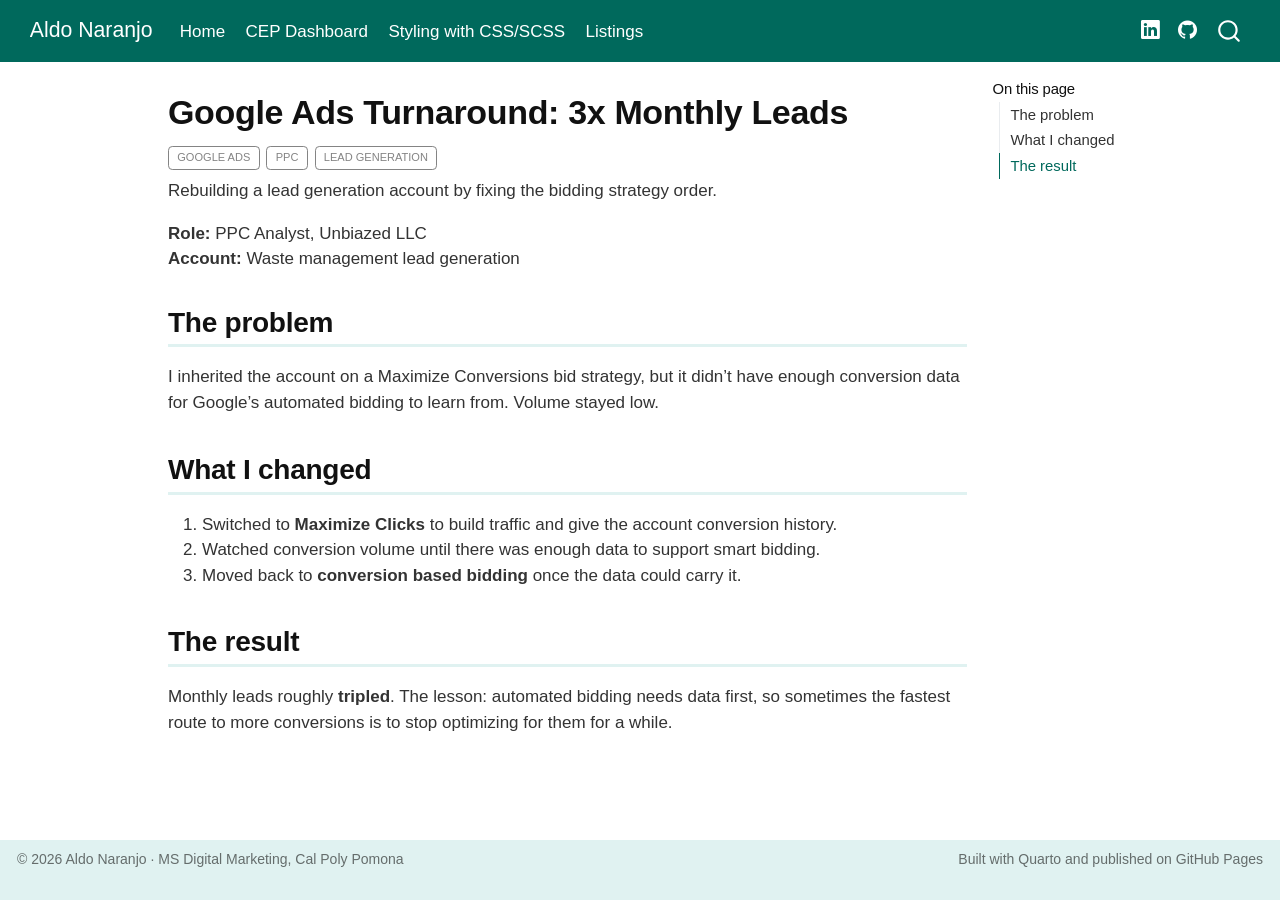
<file: docs/projects/google-ads.html>
<!DOCTYPE html>
<html xmlns="http://www.w3.org/1999/xhtml" lang="en" xml:lang="en"><head>

<meta charset="utf-8">
<meta name="generator" content="quarto-1.10.18">

<meta name="viewport" content="width=device-width, initial-scale=1.0, user-scalable=yes">

<meta name="description" content="Rebuilding a lead generation account by fixing the bidding strategy order.">

<title>Google Ads Turnaround: 3x Monthly Leads – Aldo Naranjo</title>
<style>
/* Default styles provided by pandoc.
** See https://pandoc.org/MANUAL.html#variables-for-html for config info.
*/
span.smallcaps{font-variant: small-caps;}
div.columns{display: flex; gap: 1.5em;}
div.column{flex: auto;}
@media screen {
div.columns{gap: min(4vw, 1.5em);}
div.column{overflow-x: auto;}
}
div.hanging-indent{margin-left: 1.5em; text-indent: -1.5em;}
ul.task-list{list-style: none;}
ul.task-list li input[type="checkbox"] {
  width: 0.8em;
  margin: 0 0.8em 0.2em -1em; /* quarto-specific, see https://github.com/quarto-dev/quarto-cli/issues/4556 */ 
  vertical-align: middle;
}
</style>


<script src="../site_libs/quarto-nav/quarto-nav.js"></script>
<script src="../site_libs/quarto-nav/headroom.min.js"></script>
<script src="../site_libs/clipboard/clipboard.min.js"></script>
<script src="../site_libs/quarto-search/autocomplete.umd.js"></script>
<script src="../site_libs/quarto-search/fuse.min.js"></script>
<script src="../site_libs/quarto-search/quarto-search.js"></script>
<meta name="quarto:offset" content="../">
<script src="../site_libs/quarto-html/quarto.js" type="module"></script>
<script src="../site_libs/quarto-html/tabsets/tabsets.js" type="module"></script>
<script src="../site_libs/quarto-html/popper.min.js"></script>
<script src="../site_libs/quarto-html/tippy.umd.min.js"></script>
<script src="../site_libs/quarto-html/anchor.min.js"></script>
<link href="../site_libs/quarto-html/tippy.css" rel="stylesheet">
<link href="../site_libs/quarto-html/quarto-syntax-highlighting-bb62276ab45c84d9efd712f51ff97b5a.css" rel="stylesheet" id="quarto-text-highlighting-styles">
<script src="../site_libs/bootstrap/bootstrap.min.js"></script>
<link href="../site_libs/bootstrap/bootstrap-icons.css" rel="stylesheet">
<link href="../site_libs/bootstrap/bootstrap-35b231378abf7d0c5b4a40038efd7085.min.css" rel="stylesheet" append-hash="true" id="quarto-bootstrap" data-mode="light">
<script id="quarto-search-options" type="application/json">{
  "location": "navbar",
  "copy-button": false,
  "collapse-after": 3,
  "panel-placement": "end",
  "type": "overlay",
  "limit": 50,
  "keyboard-shortcut": [
    "f",
    "/",
    "s"
  ],
  "show-item-context": false,
  "language": {
    "search-no-results-text": "No results",
    "search-matching-documents-text": "matching documents",
    "search-copy-link-title": "Copy link to search",
    "search-hide-matches-text": "Hide additional matches",
    "search-more-match-text": "more match in this document",
    "search-more-matches-text": "more matches in this document",
    "search-clear-button-title": "Clear",
    "search-text-placeholder": "",
    "search-detached-cancel-button-title": "Cancel",
    "search-submit-button-title": "Submit",
    "search-label": "Search"
  }
}</script>
<style>html{ scroll-behavior: smooth; }</style>


</head>

<body class="nav-fixed quarto-light">

<div id="quarto-search-results"></div>
  <header id="quarto-header" class="headroom fixed-top">
    <nav class="navbar navbar-expand-lg " data-bs-theme="dark">
      <div class="navbar-container container-fluid">
      <div class="navbar-brand-container mx-auto">
    <a class="navbar-brand" href="../index.html">
    <span class="navbar-title">Aldo Naranjo</span>
    </a>
  </div>
            <div id="quarto-search" class="" title="Search"></div>
          <button class="navbar-toggler" type="button" data-bs-toggle="collapse" data-bs-target="#navbarCollapse" aria-controls="navbarCollapse" role="menu" aria-expanded="false" aria-label="Toggle navigation" onclick="if (window.quartoToggleHeadroom) { window.quartoToggleHeadroom(); }">
  <span class="navbar-toggler-icon"></span>
</button>
          <div class="collapse navbar-collapse" id="navbarCollapse">
            <ul class="navbar-nav navbar-nav-scroll me-auto">
  <li class="nav-item">
    <a class="nav-link" href="../index.html"> 
<span class="menu-text">Home</span></a>
  </li>  
  <li class="nav-item">
    <a class="nav-link" href="../dashboard-portal.html"> 
<span class="menu-text">CEP Dashboard</span></a>
  </li>  
  <li class="nav-item">
    <a class="nav-link" href="../css-scss.html"> 
<span class="menu-text">Styling with CSS/SCSS</span></a>
  </li>  
  <li class="nav-item">
    <a class="nav-link" href="../listings.html"> 
<span class="menu-text">Listings</span></a>
  </li>  
</ul>
            <ul class="navbar-nav navbar-nav-scroll ms-auto">
  <li class="nav-item compact">
    <a class="nav-link" href="https://www.linkedin.com/in/aldonaranjo"> <i class="bi bi-linkedin" role="img" aria-label="LinkedIn">
</i> 
<span class="menu-text"></span></a>
  </li>  
  <li class="nav-item compact">
    <a class="nav-link" href="https://github.com/naran115/m10-portfolio-website"> <i class="bi bi-github" role="img" aria-label="GitHub repository">
</i> 
<span class="menu-text"></span></a>
  </li>  
</ul>
          </div> <!-- /navcollapse -->
            <div class="quarto-navbar-tools">
</div>
      </div> <!-- /container-fluid -->
    </nav>
</header>
<!-- content -->
<div id="quarto-content" class="quarto-container page-columns page-rows-contents page-layout-article page-navbar">
<!-- sidebar -->
<!-- margin-sidebar -->
    <div id="quarto-margin-sidebar" class="sidebar margin-sidebar">
        <nav id="TOC" role="doc-toc" class="toc-active">
    <h2 id="toc-title">On this page</h2>
   
  <ul>
  <li><a href="#the-problem" id="toc-the-problem" class="nav-link active" data-scroll-target="#the-problem">The problem</a></li>
  <li><a href="#what-i-changed" id="toc-what-i-changed" class="nav-link" data-scroll-target="#what-i-changed">What I changed</a></li>
  <li><a href="#the-result" id="toc-the-result" class="nav-link" data-scroll-target="#the-result">The result</a></li>
  </ul>
</nav>
    </div>
<!-- main -->
<main class="content" id="quarto-document-content">

<header id="title-block-header" class="quarto-title-block default">
<div class="quarto-title">
<h1 class="title">Google Ads Turnaround: 3x Monthly Leads</h1>
  <div class="quarto-categories">
    <div class="quarto-category">Google Ads</div>
    <div class="quarto-category">PPC</div>
    <div class="quarto-category">Lead Generation</div>
  </div>
  </div>

<div>
  <div class="description">
    Rebuilding a lead generation account by fixing the bidding strategy order.
  </div>
</div>


<div class="quarto-title-meta">

    
  
    
  </div>
  


</header>


<p><strong>Role:</strong> PPC Analyst, Unbiazed LLC<br>
<strong>Account:</strong> Waste management lead generation</p>
<section id="the-problem" class="level2">
<h2 class="anchored" data-anchor-id="the-problem">The problem</h2>
<p>I inherited the account on a Maximize Conversions bid strategy, but it didn’t have enough conversion data for Google’s automated bidding to learn from. Volume stayed low.</p>
</section>
<section id="what-i-changed" class="level2">
<h2 class="anchored" data-anchor-id="what-i-changed">What I changed</h2>
<ol type="1">
<li>Switched to <strong>Maximize Clicks</strong> to build traffic and give the account conversion history.</li>
<li>Watched conversion volume until there was enough data to support smart bidding.</li>
<li>Moved back to <strong>conversion based bidding</strong> once the data could carry it.</li>
</ol>
</section>
<section id="the-result" class="level2">
<h2 class="anchored" data-anchor-id="the-result">The result</h2>
<p>Monthly leads roughly <strong>tripled</strong>. The lesson: automated bidding needs data first, so sometimes the fastest route to more conversions is to stop optimizing for them for a while.</p>


</section>

<a onclick="window.scrollTo(0, 0); return false;" role="button" id="quarto-back-to-top"><i class="bi bi-arrow-up"></i> Back to top</a></main> <!-- /main -->
<script id="quarto-html-after-body" type="application/javascript">
  window.document.addEventListener("DOMContentLoaded", function (event) {
    const icon = "";
    const anchorJS = new window.AnchorJS();
    anchorJS.options = {
      placement: 'right',
      icon: icon
    };
    anchorJS.add('.anchored');
    const isCodeAnnotation = (el) => {
      for (const clz of el.classList) {
        if (clz.startsWith('code-annotation-')) {                     
          return true;
        }
      }
      return false;
    }
    const onCopySuccess = function(e) {
      // button target
      const button = e.trigger;
      // don't keep focus
      button.blur();
      // flash "checked"
      button.classList.add('code-copy-button-checked');
      var currentTitle = button.getAttribute("title");
      button.setAttribute("title", "Copied!");
      let tooltip;
      if (window.bootstrap) {
        button.setAttribute("data-bs-toggle", "tooltip");
        button.setAttribute("data-bs-placement", "left");
        button.setAttribute("data-bs-title", "Copied!");
        tooltip = new bootstrap.Tooltip(button, 
          { trigger: "manual", 
            customClass: "code-copy-button-tooltip",
            offset: [0, -8]});
        tooltip.show();    
      }
      setTimeout(function() {
        if (tooltip) {
          tooltip.hide();
          button.removeAttribute("data-bs-title");
          button.removeAttribute("data-bs-toggle");
          button.removeAttribute("data-bs-placement");
        }
        button.setAttribute("title", currentTitle);
        button.classList.remove('code-copy-button-checked');
      }, 1000);
      // clear code selection
      e.clearSelection();
    }
    const getTextToCopy = function(trigger) {
      const outerScaffold = trigger.parentElement.cloneNode(true);
      const codeEl = outerScaffold.querySelector('code');
      for (const childEl of codeEl.children) {
        if (isCodeAnnotation(childEl)) {
          childEl.remove();
        }
      }
      return codeEl.innerText;
    }
    const clipboard = new window.ClipboardJS('.code-copy-button:not([data-in-quarto-modal])', {
      text: getTextToCopy
    });
    clipboard.on('success', onCopySuccess);
    if (window.document.getElementById('quarto-embedded-source-code-modal')) {
      const clipboardModal = new window.ClipboardJS('.code-copy-button[data-in-quarto-modal]', {
        text: getTextToCopy,
        container: window.document.getElementById('quarto-embedded-source-code-modal')
      });
      clipboardModal.on('success', onCopySuccess);
    }
      var localhostRegex = new RegExp(/^(?:http|https):\/\/localhost\:?[0-9]*\//);
      var mailtoRegex = new RegExp(/^mailto:/);
        var filterRegex = new RegExp("https:\/\/naran115\.github\.io\/m10-portfolio-website\/");
      var isInternal = (href) => {
          return filterRegex.test(href) || localhostRegex.test(href) || mailtoRegex.test(href);
      }
      // Inspect non-navigation links and adorn them if external
     var links = window.document.querySelectorAll('a[href]:not(.nav-link):not(.navbar-brand):not(.toc-action):not(.sidebar-link):not(.sidebar-item-toggle):not(.pagination-link):not(.no-external):not([aria-hidden]):not(.dropdown-item):not(.quarto-navigation-tool):not(.about-link)');
      for (var i=0; i<links.length; i++) {
        const link = links[i];
        if (!isInternal(link.href)) {
          // undo the damage that might have been done by quarto-nav.js in the case of
          // links that we want to consider external
          if (link.dataset.originalHref !== undefined) {
            link.href = link.dataset.originalHref;
          }
            // target, if specified
            link.setAttribute("target", "_blank");
            if (link.getAttribute("rel") === null) {
              link.setAttribute("rel", "noopener");
            }
        }
      }
    function tippyHover(el, contentFn, onTriggerFn, onUntriggerFn) {
      const config = {
        allowHTML: true,
        maxWidth: 500,
        delay: 100,
        arrow: false,
        appendTo: function(el) {
            return el.parentElement;
        },
        interactive: true,
        interactiveBorder: 10,
        theme: 'quarto',
        placement: 'bottom-start',
      };
      if (contentFn) {
        config.content = contentFn;
      }
      if (onTriggerFn) {
        config.onTrigger = onTriggerFn;
      }
      if (onUntriggerFn) {
        config.onUntrigger = onUntriggerFn;
      }
      window.tippy(el, config); 
    }
    const noterefs = window.document.querySelectorAll('a[role="doc-noteref"]');
    for (var i=0; i<noterefs.length; i++) {
      const ref = noterefs[i];
      tippyHover(ref, function() {
        // use id or data attribute instead here
        let href = ref.getAttribute('data-footnote-href') || ref.getAttribute('href');
        try { href = new URL(href).hash; } catch {}
        const id = href.replace(/^#\/?/, "");
        const note = window.document.getElementById(id);
        if (note) {
          return note.innerHTML;
        } else {
          return "";
        }
      });
    }
    const xrefs = window.document.querySelectorAll('a.quarto-xref');
    const processXRef = (id, note) => {
      // Strip column container classes
      const stripColumnClz = (el) => {
        el.classList.remove("page-full", "page-columns");
        if (el.children) {
          for (const child of el.children) {
            stripColumnClz(child);
          }
        }
      }
      stripColumnClz(note)
      if (id === null || id.startsWith('sec-')) {
        // Special case sections, only their first couple elements
        const container = document.createElement("div");
        if (note.children && note.children.length > 2) {
          container.appendChild(note.children[0].cloneNode(true));
          for (let i = 1; i < note.children.length; i++) {
            const child = note.children[i];
            if (child.tagName === "P" && child.innerText === "") {
              continue;
            } else {
              container.appendChild(child.cloneNode(true));
              break;
            }
          }
          if (window.Quarto?.typesetMath) {
            window.Quarto.typesetMath(container);
          }
          return container.innerHTML
        } else {
          if (window.Quarto?.typesetMath) {
            window.Quarto.typesetMath(note);
          }
          return note.innerHTML;
        }
      } else {
        // Remove any anchor links if they are present
        const anchorLink = note.querySelector('a.anchorjs-link');
        if (anchorLink) {
          anchorLink.remove();
        }
        if (window.Quarto?.typesetMath) {
          window.Quarto.typesetMath(note);
        }
        if (note.classList.contains("callout")) {
          return note.outerHTML;
        } else {
          return note.innerHTML;
        }
      }
    }
    for (var i=0; i<xrefs.length; i++) {
      const xref = xrefs[i];
      tippyHover(xref, undefined, function(instance) {
        instance.disable();
        let url = xref.getAttribute('href');
        let hash = undefined; 
        if (url.startsWith('#')) {
          hash = url;
        } else {
          try { hash = new URL(url).hash; } catch {}
        }
        if (hash) {
          const id = hash.replace(/^#\/?/, "");
          const note = window.document.getElementById(id);
          if (note !== null) {
            try {
              const html = processXRef(id, note.cloneNode(true));
              instance.setContent(html);
            } finally {
              instance.enable();
              instance.show();
            }
          } else {
            // See if we can fetch this
            fetch(url.split('#')[0])
            .then(res => res.text())
            .then(html => {
              const parser = new DOMParser();
              const htmlDoc = parser.parseFromString(html, "text/html");
              const note = htmlDoc.getElementById(id);
              if (note !== null) {
                const html = processXRef(id, note);
                instance.setContent(html);
              } 
            }).finally(() => {
              instance.enable();
              instance.show();
            });
          }
        } else {
          // See if we can fetch a full url (with no hash to target)
          // This is a special case and we should probably do some content thinning / targeting
          fetch(url)
          .then(res => res.text())
          .then(html => {
            const parser = new DOMParser();
            const htmlDoc = parser.parseFromString(html, "text/html");
            const note = htmlDoc.querySelector('main.content');
            if (note !== null) {
              // This should only happen for chapter cross references
              // (since there is no id in the URL)
              // remove the first header
              if (note.children.length > 0 && note.children[0].tagName === "HEADER") {
                note.children[0].remove();
              }
              const html = processXRef(null, note);
              instance.setContent(html);
            } 
          }).finally(() => {
            instance.enable();
            instance.show();
          });
        }
      }, function(instance) {
      });
    }
        let selectedAnnoteEl;
        const selectorForAnnotation = ( cell, annotation) => {
          let cellAttr = 'data-code-cell="' + cell + '"';
          let lineAttr = 'data-code-annotation="' +  annotation + '"';
          const selector = 'span[' + cellAttr + '][' + lineAttr + ']';
          return selector;
        }
        const selectCodeLines = (annoteEl) => {
          const doc = window.document;
          const targetCell = annoteEl.getAttribute("data-target-cell");
          const targetAnnotation = annoteEl.getAttribute("data-target-annotation");
          const annoteSpan = window.document.querySelector(selectorForAnnotation(targetCell, targetAnnotation));
          const lines = annoteSpan.getAttribute("data-code-lines").split(",");
          const lineIds = lines.map((line) => {
            return targetCell + "-" + line;
          })
          let top = null;
          let height = null;
          let parent = null;
          if (lineIds.length > 0) {
              //compute the position of the single el (top and bottom and make a div)
              const el = window.document.getElementById(lineIds[0]);
              top = el.offsetTop;
              height = el.offsetHeight;
              parent = el.parentElement.parentElement;
            if (lineIds.length > 1) {
              const lastEl = window.document.getElementById(lineIds[lineIds.length - 1]);
              const bottom = lastEl.offsetTop + lastEl.offsetHeight;
              height = bottom - top;
            }
            if (top !== null && height !== null && parent !== null) {
              // cook up a div (if necessary) and position it 
              let div = window.document.getElementById("code-annotation-line-highlight");
              if (div === null) {
                div = window.document.createElement("div");
                div.setAttribute("id", "code-annotation-line-highlight");
                div.style.position = 'absolute';
                parent.appendChild(div);
              }
              div.style.top = top - 2 + "px";
              div.style.height = height + 4 + "px";
              div.style.left = 0;
              let gutterDiv = window.document.getElementById("code-annotation-line-highlight-gutter");
              if (gutterDiv === null) {
                gutterDiv = window.document.createElement("div");
                gutterDiv.setAttribute("id", "code-annotation-line-highlight-gutter");
                gutterDiv.style.position = 'absolute';
                const codeCell = window.document.getElementById(targetCell);
                const gutter = codeCell.querySelector('.code-annotation-gutter');
                gutter.appendChild(gutterDiv);
              }
              gutterDiv.style.top = top - 2 + "px";
              gutterDiv.style.height = height + 4 + "px";
            }
            selectedAnnoteEl = annoteEl;
          }
        };
        const unselectCodeLines = () => {
          const elementsIds = ["code-annotation-line-highlight", "code-annotation-line-highlight-gutter"];
          elementsIds.forEach((elId) => {
            const div = window.document.getElementById(elId);
            if (div) {
              div.remove();
            }
          });
          selectedAnnoteEl = undefined;
        };
          // Handle positioning of the toggle
      window.addEventListener(
        "resize",
        throttle(() => {
          elRect = undefined;
          if (selectedAnnoteEl) {
            selectCodeLines(selectedAnnoteEl);
          }
        }, 10)
      );
      function throttle(fn, ms) {
      let throttle = false;
      let timer;
        return (...args) => {
          if(!throttle) { // first call gets through
              fn.apply(this, args);
              throttle = true;
          } else { // all the others get throttled
              if(timer) clearTimeout(timer); // cancel #2
              timer = setTimeout(() => {
                fn.apply(this, args);
                timer = throttle = false;
              }, ms);
          }
        };
      }
        // Attach click handler to the DT
        const annoteDls = window.document.querySelectorAll('dt[data-target-cell]');
        for (const annoteDlNode of annoteDls) {
          annoteDlNode.addEventListener('click', (event) => {
            const clickedEl = event.target;
            if (clickedEl !== selectedAnnoteEl) {
              unselectCodeLines();
              const activeEl = window.document.querySelector('dt[data-target-cell].code-annotation-active');
              if (activeEl) {
                activeEl.classList.remove('code-annotation-active');
              }
              selectCodeLines(clickedEl);
              clickedEl.classList.add('code-annotation-active');
            } else {
              // Unselect the line
              unselectCodeLines();
              clickedEl.classList.remove('code-annotation-active');
            }
          });
        }
    const findCites = (el) => {
      const parentEl = el.parentElement;
      if (parentEl) {
        const cites = parentEl.dataset.cites;
        if (cites) {
          return {
            el,
            cites: cites.split(' ')
          };
        } else {
          return findCites(el.parentElement)
        }
      } else {
        return undefined;
      }
    };
    var bibliorefs = window.document.querySelectorAll('a[role="doc-biblioref"]');
    for (var i=0; i<bibliorefs.length; i++) {
      const ref = bibliorefs[i];
      const citeInfo = findCites(ref);
      if (citeInfo) {
        tippyHover(citeInfo.el, function() {
          var popup = window.document.createElement('div');
          citeInfo.cites.forEach(function(cite) {
            var citeDiv = window.document.createElement('div');
            citeDiv.classList.add('hanging-indent');
            citeDiv.classList.add('csl-entry');
            var biblioDiv = window.document.getElementById('ref-' + cite);
            if (biblioDiv) {
              citeDiv.innerHTML = biblioDiv.innerHTML;
            }
            popup.appendChild(citeDiv);
          });
          return popup.innerHTML;
        });
      }
    }
  });
  </script>
</div> <!-- /content -->
<footer class="footer">
  <div class="nav-footer">
    <div class="nav-footer-left">
<p>© 2026 Aldo Naranjo · MS Digital Marketing, Cal Poly Pomona</p>
</div>   
    <div class="nav-footer-center">
      &nbsp;
    </div>
    <div class="nav-footer-right">
<p>Built with <a href="https://quarto.org">Quarto</a> and published on GitHub Pages</p>
</div>
  </div>
</footer>




<script src="../site_libs/quarto-html/zenscroll-min.js"></script>
</body></html>
</file>
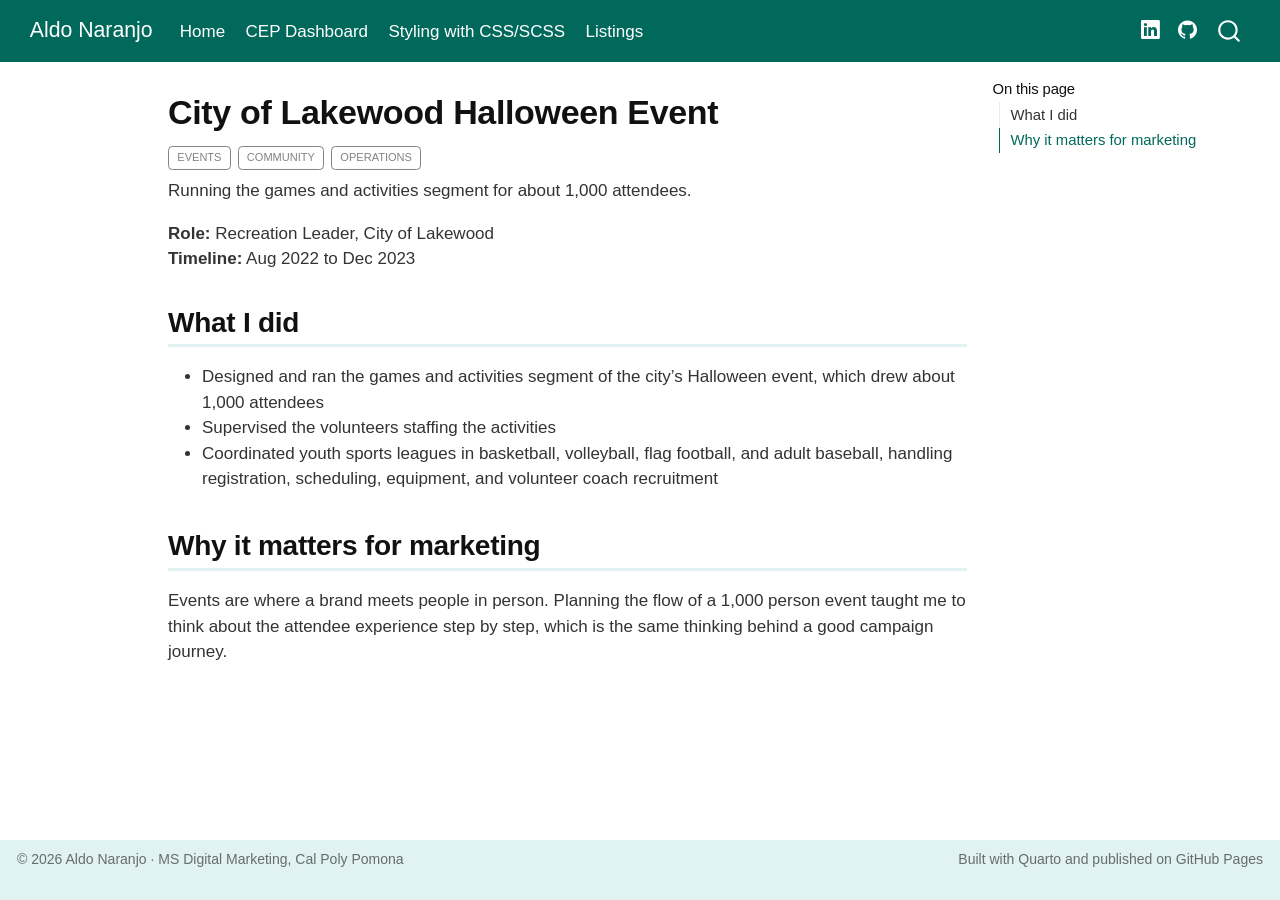
<file: docs/projects/lakewood-halloween.html>
<!DOCTYPE html>
<html xmlns="http://www.w3.org/1999/xhtml" lang="en" xml:lang="en"><head>

<meta charset="utf-8">
<meta name="generator" content="quarto-1.10.18">

<meta name="viewport" content="width=device-width, initial-scale=1.0, user-scalable=yes">

<meta name="description" content="Running the games and activities segment for about 1,000 attendees.">

<title>City of Lakewood Halloween Event – Aldo Naranjo</title>
<style>
/* Default styles provided by pandoc.
** See https://pandoc.org/MANUAL.html#variables-for-html for config info.
*/
span.smallcaps{font-variant: small-caps;}
div.columns{display: flex; gap: 1.5em;}
div.column{flex: auto;}
@media screen {
div.columns{gap: min(4vw, 1.5em);}
div.column{overflow-x: auto;}
}
div.hanging-indent{margin-left: 1.5em; text-indent: -1.5em;}
ul.task-list{list-style: none;}
ul.task-list li input[type="checkbox"] {
  width: 0.8em;
  margin: 0 0.8em 0.2em -1em; /* quarto-specific, see https://github.com/quarto-dev/quarto-cli/issues/4556 */ 
  vertical-align: middle;
}
</style>


<script src="../site_libs/quarto-nav/quarto-nav.js"></script>
<script src="../site_libs/quarto-nav/headroom.min.js"></script>
<script src="../site_libs/clipboard/clipboard.min.js"></script>
<script src="../site_libs/quarto-search/autocomplete.umd.js"></script>
<script src="../site_libs/quarto-search/fuse.min.js"></script>
<script src="../site_libs/quarto-search/quarto-search.js"></script>
<meta name="quarto:offset" content="../">
<script src="../site_libs/quarto-html/quarto.js" type="module"></script>
<script src="../site_libs/quarto-html/tabsets/tabsets.js" type="module"></script>
<script src="../site_libs/quarto-html/popper.min.js"></script>
<script src="../site_libs/quarto-html/tippy.umd.min.js"></script>
<script src="../site_libs/quarto-html/anchor.min.js"></script>
<link href="../site_libs/quarto-html/tippy.css" rel="stylesheet">
<link href="../site_libs/quarto-html/quarto-syntax-highlighting-bb62276ab45c84d9efd712f51ff97b5a.css" rel="stylesheet" id="quarto-text-highlighting-styles">
<script src="../site_libs/bootstrap/bootstrap.min.js"></script>
<link href="../site_libs/bootstrap/bootstrap-icons.css" rel="stylesheet">
<link href="../site_libs/bootstrap/bootstrap-35b231378abf7d0c5b4a40038efd7085.min.css" rel="stylesheet" append-hash="true" id="quarto-bootstrap" data-mode="light">
<script id="quarto-search-options" type="application/json">{
  "location": "navbar",
  "copy-button": false,
  "collapse-after": 3,
  "panel-placement": "end",
  "type": "overlay",
  "limit": 50,
  "keyboard-shortcut": [
    "f",
    "/",
    "s"
  ],
  "show-item-context": false,
  "language": {
    "search-no-results-text": "No results",
    "search-matching-documents-text": "matching documents",
    "search-copy-link-title": "Copy link to search",
    "search-hide-matches-text": "Hide additional matches",
    "search-more-match-text": "more match in this document",
    "search-more-matches-text": "more matches in this document",
    "search-clear-button-title": "Clear",
    "search-text-placeholder": "",
    "search-detached-cancel-button-title": "Cancel",
    "search-submit-button-title": "Submit",
    "search-label": "Search"
  }
}</script>
<style>html{ scroll-behavior: smooth; }</style>


</head>

<body class="nav-fixed quarto-light">

<div id="quarto-search-results"></div>
  <header id="quarto-header" class="headroom fixed-top">
    <nav class="navbar navbar-expand-lg " data-bs-theme="dark">
      <div class="navbar-container container-fluid">
      <div class="navbar-brand-container mx-auto">
    <a class="navbar-brand" href="../index.html">
    <span class="navbar-title">Aldo Naranjo</span>
    </a>
  </div>
            <div id="quarto-search" class="" title="Search"></div>
          <button class="navbar-toggler" type="button" data-bs-toggle="collapse" data-bs-target="#navbarCollapse" aria-controls="navbarCollapse" role="menu" aria-expanded="false" aria-label="Toggle navigation" onclick="if (window.quartoToggleHeadroom) { window.quartoToggleHeadroom(); }">
  <span class="navbar-toggler-icon"></span>
</button>
          <div class="collapse navbar-collapse" id="navbarCollapse">
            <ul class="navbar-nav navbar-nav-scroll me-auto">
  <li class="nav-item">
    <a class="nav-link" href="../index.html"> 
<span class="menu-text">Home</span></a>
  </li>  
  <li class="nav-item">
    <a class="nav-link" href="../dashboard-portal.html"> 
<span class="menu-text">CEP Dashboard</span></a>
  </li>  
  <li class="nav-item">
    <a class="nav-link" href="../css-scss.html"> 
<span class="menu-text">Styling with CSS/SCSS</span></a>
  </li>  
  <li class="nav-item">
    <a class="nav-link" href="../listings.html"> 
<span class="menu-text">Listings</span></a>
  </li>  
</ul>
            <ul class="navbar-nav navbar-nav-scroll ms-auto">
  <li class="nav-item compact">
    <a class="nav-link" href="https://www.linkedin.com/in/aldonaranjo"> <i class="bi bi-linkedin" role="img" aria-label="LinkedIn">
</i> 
<span class="menu-text"></span></a>
  </li>  
  <li class="nav-item compact">
    <a class="nav-link" href="https://github.com/naran115/m10-portfolio-website"> <i class="bi bi-github" role="img" aria-label="GitHub repository">
</i> 
<span class="menu-text"></span></a>
  </li>  
</ul>
          </div> <!-- /navcollapse -->
            <div class="quarto-navbar-tools">
</div>
      </div> <!-- /container-fluid -->
    </nav>
</header>
<!-- content -->
<div id="quarto-content" class="quarto-container page-columns page-rows-contents page-layout-article page-navbar">
<!-- sidebar -->
<!-- margin-sidebar -->
    <div id="quarto-margin-sidebar" class="sidebar margin-sidebar">
        <nav id="TOC" role="doc-toc" class="toc-active">
    <h2 id="toc-title">On this page</h2>
   
  <ul>
  <li><a href="#what-i-did" id="toc-what-i-did" class="nav-link active" data-scroll-target="#what-i-did">What I did</a></li>
  <li><a href="#why-it-matters-for-marketing" id="toc-why-it-matters-for-marketing" class="nav-link" data-scroll-target="#why-it-matters-for-marketing">Why it matters for marketing</a></li>
  </ul>
</nav>
    </div>
<!-- main -->
<main class="content" id="quarto-document-content">

<header id="title-block-header" class="quarto-title-block default">
<div class="quarto-title">
<h1 class="title">City of Lakewood Halloween Event</h1>
  <div class="quarto-categories">
    <div class="quarto-category">Events</div>
    <div class="quarto-category">Community</div>
    <div class="quarto-category">Operations</div>
  </div>
  </div>

<div>
  <div class="description">
    Running the games and activities segment for about 1,000 attendees.
  </div>
</div>


<div class="quarto-title-meta">

    
  
    
  </div>
  


</header>


<p><strong>Role:</strong> Recreation Leader, City of Lakewood<br>
<strong>Timeline:</strong> Aug 2022 to Dec 2023</p>
<section id="what-i-did" class="level2">
<h2 class="anchored" data-anchor-id="what-i-did">What I did</h2>
<ul>
<li>Designed and ran the games and activities segment of the city’s Halloween event, which drew about 1,000 attendees</li>
<li>Supervised the volunteers staffing the activities</li>
<li>Coordinated youth sports leagues in basketball, volleyball, flag football, and adult baseball, handling registration, scheduling, equipment, and volunteer coach recruitment</li>
</ul>
</section>
<section id="why-it-matters-for-marketing" class="level2">
<h2 class="anchored" data-anchor-id="why-it-matters-for-marketing">Why it matters for marketing</h2>
<p>Events are where a brand meets people in person. Planning the flow of a 1,000 person event taught me to think about the attendee experience step by step, which is the same thinking behind a good campaign journey.</p>


</section>

<a onclick="window.scrollTo(0, 0); return false;" role="button" id="quarto-back-to-top"><i class="bi bi-arrow-up"></i> Back to top</a></main> <!-- /main -->
<script id="quarto-html-after-body" type="application/javascript">
  window.document.addEventListener("DOMContentLoaded", function (event) {
    const icon = "";
    const anchorJS = new window.AnchorJS();
    anchorJS.options = {
      placement: 'right',
      icon: icon
    };
    anchorJS.add('.anchored');
    const isCodeAnnotation = (el) => {
      for (const clz of el.classList) {
        if (clz.startsWith('code-annotation-')) {                     
          return true;
        }
      }
      return false;
    }
    const onCopySuccess = function(e) {
      // button target
      const button = e.trigger;
      // don't keep focus
      button.blur();
      // flash "checked"
      button.classList.add('code-copy-button-checked');
      var currentTitle = button.getAttribute("title");
      button.setAttribute("title", "Copied!");
      let tooltip;
      if (window.bootstrap) {
        button.setAttribute("data-bs-toggle", "tooltip");
        button.setAttribute("data-bs-placement", "left");
        button.setAttribute("data-bs-title", "Copied!");
        tooltip = new bootstrap.Tooltip(button, 
          { trigger: "manual", 
            customClass: "code-copy-button-tooltip",
            offset: [0, -8]});
        tooltip.show();    
      }
      setTimeout(function() {
        if (tooltip) {
          tooltip.hide();
          button.removeAttribute("data-bs-title");
          button.removeAttribute("data-bs-toggle");
          button.removeAttribute("data-bs-placement");
        }
        button.setAttribute("title", currentTitle);
        button.classList.remove('code-copy-button-checked');
      }, 1000);
      // clear code selection
      e.clearSelection();
    }
    const getTextToCopy = function(trigger) {
      const outerScaffold = trigger.parentElement.cloneNode(true);
      const codeEl = outerScaffold.querySelector('code');
      for (const childEl of codeEl.children) {
        if (isCodeAnnotation(childEl)) {
          childEl.remove();
        }
      }
      return codeEl.innerText;
    }
    const clipboard = new window.ClipboardJS('.code-copy-button:not([data-in-quarto-modal])', {
      text: getTextToCopy
    });
    clipboard.on('success', onCopySuccess);
    if (window.document.getElementById('quarto-embedded-source-code-modal')) {
      const clipboardModal = new window.ClipboardJS('.code-copy-button[data-in-quarto-modal]', {
        text: getTextToCopy,
        container: window.document.getElementById('quarto-embedded-source-code-modal')
      });
      clipboardModal.on('success', onCopySuccess);
    }
      var localhostRegex = new RegExp(/^(?:http|https):\/\/localhost\:?[0-9]*\//);
      var mailtoRegex = new RegExp(/^mailto:/);
        var filterRegex = new RegExp("https:\/\/naran115\.github\.io\/m10-portfolio-website\/");
      var isInternal = (href) => {
          return filterRegex.test(href) || localhostRegex.test(href) || mailtoRegex.test(href);
      }
      // Inspect non-navigation links and adorn them if external
     var links = window.document.querySelectorAll('a[href]:not(.nav-link):not(.navbar-brand):not(.toc-action):not(.sidebar-link):not(.sidebar-item-toggle):not(.pagination-link):not(.no-external):not([aria-hidden]):not(.dropdown-item):not(.quarto-navigation-tool):not(.about-link)');
      for (var i=0; i<links.length; i++) {
        const link = links[i];
        if (!isInternal(link.href)) {
          // undo the damage that might have been done by quarto-nav.js in the case of
          // links that we want to consider external
          if (link.dataset.originalHref !== undefined) {
            link.href = link.dataset.originalHref;
          }
            // target, if specified
            link.setAttribute("target", "_blank");
            if (link.getAttribute("rel") === null) {
              link.setAttribute("rel", "noopener");
            }
        }
      }
    function tippyHover(el, contentFn, onTriggerFn, onUntriggerFn) {
      const config = {
        allowHTML: true,
        maxWidth: 500,
        delay: 100,
        arrow: false,
        appendTo: function(el) {
            return el.parentElement;
        },
        interactive: true,
        interactiveBorder: 10,
        theme: 'quarto',
        placement: 'bottom-start',
      };
      if (contentFn) {
        config.content = contentFn;
      }
      if (onTriggerFn) {
        config.onTrigger = onTriggerFn;
      }
      if (onUntriggerFn) {
        config.onUntrigger = onUntriggerFn;
      }
      window.tippy(el, config); 
    }
    const noterefs = window.document.querySelectorAll('a[role="doc-noteref"]');
    for (var i=0; i<noterefs.length; i++) {
      const ref = noterefs[i];
      tippyHover(ref, function() {
        // use id or data attribute instead here
        let href = ref.getAttribute('data-footnote-href') || ref.getAttribute('href');
        try { href = new URL(href).hash; } catch {}
        const id = href.replace(/^#\/?/, "");
        const note = window.document.getElementById(id);
        if (note) {
          return note.innerHTML;
        } else {
          return "";
        }
      });
    }
    const xrefs = window.document.querySelectorAll('a.quarto-xref');
    const processXRef = (id, note) => {
      // Strip column container classes
      const stripColumnClz = (el) => {
        el.classList.remove("page-full", "page-columns");
        if (el.children) {
          for (const child of el.children) {
            stripColumnClz(child);
          }
        }
      }
      stripColumnClz(note)
      if (id === null || id.startsWith('sec-')) {
        // Special case sections, only their first couple elements
        const container = document.createElement("div");
        if (note.children && note.children.length > 2) {
          container.appendChild(note.children[0].cloneNode(true));
          for (let i = 1; i < note.children.length; i++) {
            const child = note.children[i];
            if (child.tagName === "P" && child.innerText === "") {
              continue;
            } else {
              container.appendChild(child.cloneNode(true));
              break;
            }
          }
          if (window.Quarto?.typesetMath) {
            window.Quarto.typesetMath(container);
          }
          return container.innerHTML
        } else {
          if (window.Quarto?.typesetMath) {
            window.Quarto.typesetMath(note);
          }
          return note.innerHTML;
        }
      } else {
        // Remove any anchor links if they are present
        const anchorLink = note.querySelector('a.anchorjs-link');
        if (anchorLink) {
          anchorLink.remove();
        }
        if (window.Quarto?.typesetMath) {
          window.Quarto.typesetMath(note);
        }
        if (note.classList.contains("callout")) {
          return note.outerHTML;
        } else {
          return note.innerHTML;
        }
      }
    }
    for (var i=0; i<xrefs.length; i++) {
      const xref = xrefs[i];
      tippyHover(xref, undefined, function(instance) {
        instance.disable();
        let url = xref.getAttribute('href');
        let hash = undefined; 
        if (url.startsWith('#')) {
          hash = url;
        } else {
          try { hash = new URL(url).hash; } catch {}
        }
        if (hash) {
          const id = hash.replace(/^#\/?/, "");
          const note = window.document.getElementById(id);
          if (note !== null) {
            try {
              const html = processXRef(id, note.cloneNode(true));
              instance.setContent(html);
            } finally {
              instance.enable();
              instance.show();
            }
          } else {
            // See if we can fetch this
            fetch(url.split('#')[0])
            .then(res => res.text())
            .then(html => {
              const parser = new DOMParser();
              const htmlDoc = parser.parseFromString(html, "text/html");
              const note = htmlDoc.getElementById(id);
              if (note !== null) {
                const html = processXRef(id, note);
                instance.setContent(html);
              } 
            }).finally(() => {
              instance.enable();
              instance.show();
            });
          }
        } else {
          // See if we can fetch a full url (with no hash to target)
          // This is a special case and we should probably do some content thinning / targeting
          fetch(url)
          .then(res => res.text())
          .then(html => {
            const parser = new DOMParser();
            const htmlDoc = parser.parseFromString(html, "text/html");
            const note = htmlDoc.querySelector('main.content');
            if (note !== null) {
              // This should only happen for chapter cross references
              // (since there is no id in the URL)
              // remove the first header
              if (note.children.length > 0 && note.children[0].tagName === "HEADER") {
                note.children[0].remove();
              }
              const html = processXRef(null, note);
              instance.setContent(html);
            } 
          }).finally(() => {
            instance.enable();
            instance.show();
          });
        }
      }, function(instance) {
      });
    }
        let selectedAnnoteEl;
        const selectorForAnnotation = ( cell, annotation) => {
          let cellAttr = 'data-code-cell="' + cell + '"';
          let lineAttr = 'data-code-annotation="' +  annotation + '"';
          const selector = 'span[' + cellAttr + '][' + lineAttr + ']';
          return selector;
        }
        const selectCodeLines = (annoteEl) => {
          const doc = window.document;
          const targetCell = annoteEl.getAttribute("data-target-cell");
          const targetAnnotation = annoteEl.getAttribute("data-target-annotation");
          const annoteSpan = window.document.querySelector(selectorForAnnotation(targetCell, targetAnnotation));
          const lines = annoteSpan.getAttribute("data-code-lines").split(",");
          const lineIds = lines.map((line) => {
            return targetCell + "-" + line;
          })
          let top = null;
          let height = null;
          let parent = null;
          if (lineIds.length > 0) {
              //compute the position of the single el (top and bottom and make a div)
              const el = window.document.getElementById(lineIds[0]);
              top = el.offsetTop;
              height = el.offsetHeight;
              parent = el.parentElement.parentElement;
            if (lineIds.length > 1) {
              const lastEl = window.document.getElementById(lineIds[lineIds.length - 1]);
              const bottom = lastEl.offsetTop + lastEl.offsetHeight;
              height = bottom - top;
            }
            if (top !== null && height !== null && parent !== null) {
              // cook up a div (if necessary) and position it 
              let div = window.document.getElementById("code-annotation-line-highlight");
              if (div === null) {
                div = window.document.createElement("div");
                div.setAttribute("id", "code-annotation-line-highlight");
                div.style.position = 'absolute';
                parent.appendChild(div);
              }
              div.style.top = top - 2 + "px";
              div.style.height = height + 4 + "px";
              div.style.left = 0;
              let gutterDiv = window.document.getElementById("code-annotation-line-highlight-gutter");
              if (gutterDiv === null) {
                gutterDiv = window.document.createElement("div");
                gutterDiv.setAttribute("id", "code-annotation-line-highlight-gutter");
                gutterDiv.style.position = 'absolute';
                const codeCell = window.document.getElementById(targetCell);
                const gutter = codeCell.querySelector('.code-annotation-gutter');
                gutter.appendChild(gutterDiv);
              }
              gutterDiv.style.top = top - 2 + "px";
              gutterDiv.style.height = height + 4 + "px";
            }
            selectedAnnoteEl = annoteEl;
          }
        };
        const unselectCodeLines = () => {
          const elementsIds = ["code-annotation-line-highlight", "code-annotation-line-highlight-gutter"];
          elementsIds.forEach((elId) => {
            const div = window.document.getElementById(elId);
            if (div) {
              div.remove();
            }
          });
          selectedAnnoteEl = undefined;
        };
          // Handle positioning of the toggle
      window.addEventListener(
        "resize",
        throttle(() => {
          elRect = undefined;
          if (selectedAnnoteEl) {
            selectCodeLines(selectedAnnoteEl);
          }
        }, 10)
      );
      function throttle(fn, ms) {
      let throttle = false;
      let timer;
        return (...args) => {
          if(!throttle) { // first call gets through
              fn.apply(this, args);
              throttle = true;
          } else { // all the others get throttled
              if(timer) clearTimeout(timer); // cancel #2
              timer = setTimeout(() => {
                fn.apply(this, args);
                timer = throttle = false;
              }, ms);
          }
        };
      }
        // Attach click handler to the DT
        const annoteDls = window.document.querySelectorAll('dt[data-target-cell]');
        for (const annoteDlNode of annoteDls) {
          annoteDlNode.addEventListener('click', (event) => {
            const clickedEl = event.target;
            if (clickedEl !== selectedAnnoteEl) {
              unselectCodeLines();
              const activeEl = window.document.querySelector('dt[data-target-cell].code-annotation-active');
              if (activeEl) {
                activeEl.classList.remove('code-annotation-active');
              }
              selectCodeLines(clickedEl);
              clickedEl.classList.add('code-annotation-active');
            } else {
              // Unselect the line
              unselectCodeLines();
              clickedEl.classList.remove('code-annotation-active');
            }
          });
        }
    const findCites = (el) => {
      const parentEl = el.parentElement;
      if (parentEl) {
        const cites = parentEl.dataset.cites;
        if (cites) {
          return {
            el,
            cites: cites.split(' ')
          };
        } else {
          return findCites(el.parentElement)
        }
      } else {
        return undefined;
      }
    };
    var bibliorefs = window.document.querySelectorAll('a[role="doc-biblioref"]');
    for (var i=0; i<bibliorefs.length; i++) {
      const ref = bibliorefs[i];
      const citeInfo = findCites(ref);
      if (citeInfo) {
        tippyHover(citeInfo.el, function() {
          var popup = window.document.createElement('div');
          citeInfo.cites.forEach(function(cite) {
            var citeDiv = window.document.createElement('div');
            citeDiv.classList.add('hanging-indent');
            citeDiv.classList.add('csl-entry');
            var biblioDiv = window.document.getElementById('ref-' + cite);
            if (biblioDiv) {
              citeDiv.innerHTML = biblioDiv.innerHTML;
            }
            popup.appendChild(citeDiv);
          });
          return popup.innerHTML;
        });
      }
    }
  });
  </script>
</div> <!-- /content -->
<footer class="footer">
  <div class="nav-footer">
    <div class="nav-footer-left">
<p>© 2026 Aldo Naranjo · MS Digital Marketing, Cal Poly Pomona</p>
</div>   
    <div class="nav-footer-center">
      &nbsp;
    </div>
    <div class="nav-footer-right">
<p>Built with <a href="https://quarto.org">Quarto</a> and published on GitHub Pages</p>
</div>
  </div>
</footer>




<script src="../site_libs/quarto-html/zenscroll-min.js"></script>
</body></html>
</file>
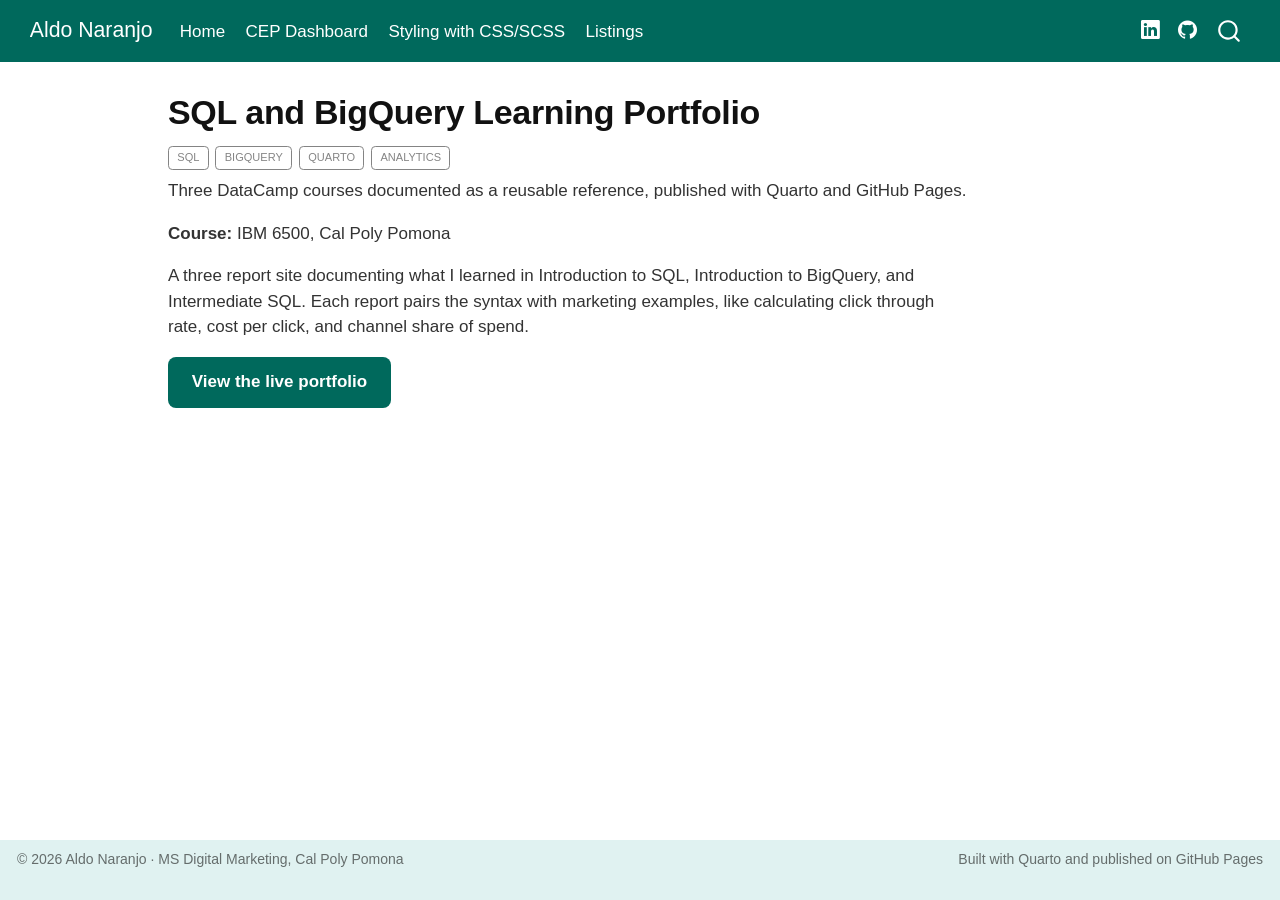
<file: docs/projects/sql-portfolio.html>
<!DOCTYPE html>
<html xmlns="http://www.w3.org/1999/xhtml" lang="en" xml:lang="en"><head>

<meta charset="utf-8">
<meta name="generator" content="quarto-1.10.18">

<meta name="viewport" content="width=device-width, initial-scale=1.0, user-scalable=yes">

<meta name="description" content="Three DataCamp courses documented as a reusable reference, published with Quarto and GitHub Pages.">

<title>SQL and BigQuery Learning Portfolio – Aldo Naranjo</title>
<style>
/* Default styles provided by pandoc.
** See https://pandoc.org/MANUAL.html#variables-for-html for config info.
*/
span.smallcaps{font-variant: small-caps;}
div.columns{display: flex; gap: 1.5em;}
div.column{flex: auto;}
@media screen {
div.columns{gap: min(4vw, 1.5em);}
div.column{overflow-x: auto;}
}
div.hanging-indent{margin-left: 1.5em; text-indent: -1.5em;}
ul.task-list{list-style: none;}
ul.task-list li input[type="checkbox"] {
  width: 0.8em;
  margin: 0 0.8em 0.2em -1em; /* quarto-specific, see https://github.com/quarto-dev/quarto-cli/issues/4556 */ 
  vertical-align: middle;
}
</style>


<script src="../site_libs/quarto-nav/quarto-nav.js"></script>
<script src="../site_libs/quarto-nav/headroom.min.js"></script>
<script src="../site_libs/clipboard/clipboard.min.js"></script>
<script src="../site_libs/quarto-search/autocomplete.umd.js"></script>
<script src="../site_libs/quarto-search/fuse.min.js"></script>
<script src="../site_libs/quarto-search/quarto-search.js"></script>
<meta name="quarto:offset" content="../">
<script src="../site_libs/quarto-html/quarto.js" type="module"></script>
<script src="../site_libs/quarto-html/tabsets/tabsets.js" type="module"></script>
<script src="../site_libs/quarto-html/popper.min.js"></script>
<script src="../site_libs/quarto-html/tippy.umd.min.js"></script>
<script src="../site_libs/quarto-html/anchor.min.js"></script>
<link href="../site_libs/quarto-html/tippy.css" rel="stylesheet">
<link href="../site_libs/quarto-html/quarto-syntax-highlighting-bb62276ab45c84d9efd712f51ff97b5a.css" rel="stylesheet" id="quarto-text-highlighting-styles">
<script src="../site_libs/bootstrap/bootstrap.min.js"></script>
<link href="../site_libs/bootstrap/bootstrap-icons.css" rel="stylesheet">
<link href="../site_libs/bootstrap/bootstrap-35b231378abf7d0c5b4a40038efd7085.min.css" rel="stylesheet" append-hash="true" id="quarto-bootstrap" data-mode="light">
<script id="quarto-search-options" type="application/json">{
  "location": "navbar",
  "copy-button": false,
  "collapse-after": 3,
  "panel-placement": "end",
  "type": "overlay",
  "limit": 50,
  "keyboard-shortcut": [
    "f",
    "/",
    "s"
  ],
  "show-item-context": false,
  "language": {
    "search-no-results-text": "No results",
    "search-matching-documents-text": "matching documents",
    "search-copy-link-title": "Copy link to search",
    "search-hide-matches-text": "Hide additional matches",
    "search-more-match-text": "more match in this document",
    "search-more-matches-text": "more matches in this document",
    "search-clear-button-title": "Clear",
    "search-text-placeholder": "",
    "search-detached-cancel-button-title": "Cancel",
    "search-submit-button-title": "Submit",
    "search-label": "Search"
  }
}</script>
<style>html{ scroll-behavior: smooth; }</style>


</head>

<body class="nav-fixed quarto-light">

<div id="quarto-search-results"></div>
  <header id="quarto-header" class="headroom fixed-top">
    <nav class="navbar navbar-expand-lg " data-bs-theme="dark">
      <div class="navbar-container container-fluid">
      <div class="navbar-brand-container mx-auto">
    <a class="navbar-brand" href="../index.html">
    <span class="navbar-title">Aldo Naranjo</span>
    </a>
  </div>
            <div id="quarto-search" class="" title="Search"></div>
          <button class="navbar-toggler" type="button" data-bs-toggle="collapse" data-bs-target="#navbarCollapse" aria-controls="navbarCollapse" role="menu" aria-expanded="false" aria-label="Toggle navigation" onclick="if (window.quartoToggleHeadroom) { window.quartoToggleHeadroom(); }">
  <span class="navbar-toggler-icon"></span>
</button>
          <div class="collapse navbar-collapse" id="navbarCollapse">
            <ul class="navbar-nav navbar-nav-scroll me-auto">
  <li class="nav-item">
    <a class="nav-link" href="../index.html"> 
<span class="menu-text">Home</span></a>
  </li>  
  <li class="nav-item">
    <a class="nav-link" href="../dashboard-portal.html"> 
<span class="menu-text">CEP Dashboard</span></a>
  </li>  
  <li class="nav-item">
    <a class="nav-link" href="../css-scss.html"> 
<span class="menu-text">Styling with CSS/SCSS</span></a>
  </li>  
  <li class="nav-item">
    <a class="nav-link" href="../listings.html"> 
<span class="menu-text">Listings</span></a>
  </li>  
</ul>
            <ul class="navbar-nav navbar-nav-scroll ms-auto">
  <li class="nav-item compact">
    <a class="nav-link" href="https://www.linkedin.com/in/aldonaranjo"> <i class="bi bi-linkedin" role="img" aria-label="LinkedIn">
</i> 
<span class="menu-text"></span></a>
  </li>  
  <li class="nav-item compact">
    <a class="nav-link" href="https://github.com/naran115/m10-portfolio-website"> <i class="bi bi-github" role="img" aria-label="GitHub repository">
</i> 
<span class="menu-text"></span></a>
  </li>  
</ul>
          </div> <!-- /navcollapse -->
            <div class="quarto-navbar-tools">
</div>
      </div> <!-- /container-fluid -->
    </nav>
</header>
<!-- content -->
<div id="quarto-content" class="quarto-container page-columns page-rows-contents page-layout-article page-navbar">
<!-- sidebar -->
<!-- margin-sidebar -->
    <div id="quarto-margin-sidebar" class="sidebar margin-sidebar zindex-bottom">
        
    </div>
<!-- main -->
<main class="content" id="quarto-document-content">

<header id="title-block-header" class="quarto-title-block default">
<div class="quarto-title">
<h1 class="title">SQL and BigQuery Learning Portfolio</h1>
  <div class="quarto-categories">
    <div class="quarto-category">SQL</div>
    <div class="quarto-category">BigQuery</div>
    <div class="quarto-category">Quarto</div>
    <div class="quarto-category">Analytics</div>
  </div>
  </div>

<div>
  <div class="description">
    Three DataCamp courses documented as a reusable reference, published with Quarto and GitHub Pages.
  </div>
</div>


<div class="quarto-title-meta">

    
  
    
  </div>
  


</header>


<p><strong>Course:</strong> IBM 6500, Cal Poly Pomona</p>
<p>A three report site documenting what I learned in Introduction to SQL, Introduction to BigQuery, and Intermediate SQL. Each report pairs the syntax with marketing examples, like calculating click through rate, cost per click, and channel share of spend.</p>
<p><a href="https://naran115.github.io/ibm-6500-sql-learning-portfolio/index.html" class="big-button">View the live portfolio</a></p>



<a onclick="window.scrollTo(0, 0); return false;" role="button" id="quarto-back-to-top"><i class="bi bi-arrow-up"></i> Back to top</a></main> <!-- /main -->
<script id="quarto-html-after-body" type="application/javascript">
  window.document.addEventListener("DOMContentLoaded", function (event) {
    const icon = "";
    const anchorJS = new window.AnchorJS();
    anchorJS.options = {
      placement: 'right',
      icon: icon
    };
    anchorJS.add('.anchored');
    const isCodeAnnotation = (el) => {
      for (const clz of el.classList) {
        if (clz.startsWith('code-annotation-')) {                     
          return true;
        }
      }
      return false;
    }
    const onCopySuccess = function(e) {
      // button target
      const button = e.trigger;
      // don't keep focus
      button.blur();
      // flash "checked"
      button.classList.add('code-copy-button-checked');
      var currentTitle = button.getAttribute("title");
      button.setAttribute("title", "Copied!");
      let tooltip;
      if (window.bootstrap) {
        button.setAttribute("data-bs-toggle", "tooltip");
        button.setAttribute("data-bs-placement", "left");
        button.setAttribute("data-bs-title", "Copied!");
        tooltip = new bootstrap.Tooltip(button, 
          { trigger: "manual", 
            customClass: "code-copy-button-tooltip",
            offset: [0, -8]});
        tooltip.show();    
      }
      setTimeout(function() {
        if (tooltip) {
          tooltip.hide();
          button.removeAttribute("data-bs-title");
          button.removeAttribute("data-bs-toggle");
          button.removeAttribute("data-bs-placement");
        }
        button.setAttribute("title", currentTitle);
        button.classList.remove('code-copy-button-checked');
      }, 1000);
      // clear code selection
      e.clearSelection();
    }
    const getTextToCopy = function(trigger) {
      const outerScaffold = trigger.parentElement.cloneNode(true);
      const codeEl = outerScaffold.querySelector('code');
      for (const childEl of codeEl.children) {
        if (isCodeAnnotation(childEl)) {
          childEl.remove();
        }
      }
      return codeEl.innerText;
    }
    const clipboard = new window.ClipboardJS('.code-copy-button:not([data-in-quarto-modal])', {
      text: getTextToCopy
    });
    clipboard.on('success', onCopySuccess);
    if (window.document.getElementById('quarto-embedded-source-code-modal')) {
      const clipboardModal = new window.ClipboardJS('.code-copy-button[data-in-quarto-modal]', {
        text: getTextToCopy,
        container: window.document.getElementById('quarto-embedded-source-code-modal')
      });
      clipboardModal.on('success', onCopySuccess);
    }
      var localhostRegex = new RegExp(/^(?:http|https):\/\/localhost\:?[0-9]*\//);
      var mailtoRegex = new RegExp(/^mailto:/);
        var filterRegex = new RegExp("https:\/\/naran115\.github\.io\/m10-portfolio-website\/");
      var isInternal = (href) => {
          return filterRegex.test(href) || localhostRegex.test(href) || mailtoRegex.test(href);
      }
      // Inspect non-navigation links and adorn them if external
     var links = window.document.querySelectorAll('a[href]:not(.nav-link):not(.navbar-brand):not(.toc-action):not(.sidebar-link):not(.sidebar-item-toggle):not(.pagination-link):not(.no-external):not([aria-hidden]):not(.dropdown-item):not(.quarto-navigation-tool):not(.about-link)');
      for (var i=0; i<links.length; i++) {
        const link = links[i];
        if (!isInternal(link.href)) {
          // undo the damage that might have been done by quarto-nav.js in the case of
          // links that we want to consider external
          if (link.dataset.originalHref !== undefined) {
            link.href = link.dataset.originalHref;
          }
            // target, if specified
            link.setAttribute("target", "_blank");
            if (link.getAttribute("rel") === null) {
              link.setAttribute("rel", "noopener");
            }
        }
      }
    function tippyHover(el, contentFn, onTriggerFn, onUntriggerFn) {
      const config = {
        allowHTML: true,
        maxWidth: 500,
        delay: 100,
        arrow: false,
        appendTo: function(el) {
            return el.parentElement;
        },
        interactive: true,
        interactiveBorder: 10,
        theme: 'quarto',
        placement: 'bottom-start',
      };
      if (contentFn) {
        config.content = contentFn;
      }
      if (onTriggerFn) {
        config.onTrigger = onTriggerFn;
      }
      if (onUntriggerFn) {
        config.onUntrigger = onUntriggerFn;
      }
      window.tippy(el, config); 
    }
    const noterefs = window.document.querySelectorAll('a[role="doc-noteref"]');
    for (var i=0; i<noterefs.length; i++) {
      const ref = noterefs[i];
      tippyHover(ref, function() {
        // use id or data attribute instead here
        let href = ref.getAttribute('data-footnote-href') || ref.getAttribute('href');
        try { href = new URL(href).hash; } catch {}
        const id = href.replace(/^#\/?/, "");
        const note = window.document.getElementById(id);
        if (note) {
          return note.innerHTML;
        } else {
          return "";
        }
      });
    }
    const xrefs = window.document.querySelectorAll('a.quarto-xref');
    const processXRef = (id, note) => {
      // Strip column container classes
      const stripColumnClz = (el) => {
        el.classList.remove("page-full", "page-columns");
        if (el.children) {
          for (const child of el.children) {
            stripColumnClz(child);
          }
        }
      }
      stripColumnClz(note)
      if (id === null || id.startsWith('sec-')) {
        // Special case sections, only their first couple elements
        const container = document.createElement("div");
        if (note.children && note.children.length > 2) {
          container.appendChild(note.children[0].cloneNode(true));
          for (let i = 1; i < note.children.length; i++) {
            const child = note.children[i];
            if (child.tagName === "P" && child.innerText === "") {
              continue;
            } else {
              container.appendChild(child.cloneNode(true));
              break;
            }
          }
          if (window.Quarto?.typesetMath) {
            window.Quarto.typesetMath(container);
          }
          return container.innerHTML
        } else {
          if (window.Quarto?.typesetMath) {
            window.Quarto.typesetMath(note);
          }
          return note.innerHTML;
        }
      } else {
        // Remove any anchor links if they are present
        const anchorLink = note.querySelector('a.anchorjs-link');
        if (anchorLink) {
          anchorLink.remove();
        }
        if (window.Quarto?.typesetMath) {
          window.Quarto.typesetMath(note);
        }
        if (note.classList.contains("callout")) {
          return note.outerHTML;
        } else {
          return note.innerHTML;
        }
      }
    }
    for (var i=0; i<xrefs.length; i++) {
      const xref = xrefs[i];
      tippyHover(xref, undefined, function(instance) {
        instance.disable();
        let url = xref.getAttribute('href');
        let hash = undefined; 
        if (url.startsWith('#')) {
          hash = url;
        } else {
          try { hash = new URL(url).hash; } catch {}
        }
        if (hash) {
          const id = hash.replace(/^#\/?/, "");
          const note = window.document.getElementById(id);
          if (note !== null) {
            try {
              const html = processXRef(id, note.cloneNode(true));
              instance.setContent(html);
            } finally {
              instance.enable();
              instance.show();
            }
          } else {
            // See if we can fetch this
            fetch(url.split('#')[0])
            .then(res => res.text())
            .then(html => {
              const parser = new DOMParser();
              const htmlDoc = parser.parseFromString(html, "text/html");
              const note = htmlDoc.getElementById(id);
              if (note !== null) {
                const html = processXRef(id, note);
                instance.setContent(html);
              } 
            }).finally(() => {
              instance.enable();
              instance.show();
            });
          }
        } else {
          // See if we can fetch a full url (with no hash to target)
          // This is a special case and we should probably do some content thinning / targeting
          fetch(url)
          .then(res => res.text())
          .then(html => {
            const parser = new DOMParser();
            const htmlDoc = parser.parseFromString(html, "text/html");
            const note = htmlDoc.querySelector('main.content');
            if (note !== null) {
              // This should only happen for chapter cross references
              // (since there is no id in the URL)
              // remove the first header
              if (note.children.length > 0 && note.children[0].tagName === "HEADER") {
                note.children[0].remove();
              }
              const html = processXRef(null, note);
              instance.setContent(html);
            } 
          }).finally(() => {
            instance.enable();
            instance.show();
          });
        }
      }, function(instance) {
      });
    }
        let selectedAnnoteEl;
        const selectorForAnnotation = ( cell, annotation) => {
          let cellAttr = 'data-code-cell="' + cell + '"';
          let lineAttr = 'data-code-annotation="' +  annotation + '"';
          const selector = 'span[' + cellAttr + '][' + lineAttr + ']';
          return selector;
        }
        const selectCodeLines = (annoteEl) => {
          const doc = window.document;
          const targetCell = annoteEl.getAttribute("data-target-cell");
          const targetAnnotation = annoteEl.getAttribute("data-target-annotation");
          const annoteSpan = window.document.querySelector(selectorForAnnotation(targetCell, targetAnnotation));
          const lines = annoteSpan.getAttribute("data-code-lines").split(",");
          const lineIds = lines.map((line) => {
            return targetCell + "-" + line;
          })
          let top = null;
          let height = null;
          let parent = null;
          if (lineIds.length > 0) {
              //compute the position of the single el (top and bottom and make a div)
              const el = window.document.getElementById(lineIds[0]);
              top = el.offsetTop;
              height = el.offsetHeight;
              parent = el.parentElement.parentElement;
            if (lineIds.length > 1) {
              const lastEl = window.document.getElementById(lineIds[lineIds.length - 1]);
              const bottom = lastEl.offsetTop + lastEl.offsetHeight;
              height = bottom - top;
            }
            if (top !== null && height !== null && parent !== null) {
              // cook up a div (if necessary) and position it 
              let div = window.document.getElementById("code-annotation-line-highlight");
              if (div === null) {
                div = window.document.createElement("div");
                div.setAttribute("id", "code-annotation-line-highlight");
                div.style.position = 'absolute';
                parent.appendChild(div);
              }
              div.style.top = top - 2 + "px";
              div.style.height = height + 4 + "px";
              div.style.left = 0;
              let gutterDiv = window.document.getElementById("code-annotation-line-highlight-gutter");
              if (gutterDiv === null) {
                gutterDiv = window.document.createElement("div");
                gutterDiv.setAttribute("id", "code-annotation-line-highlight-gutter");
                gutterDiv.style.position = 'absolute';
                const codeCell = window.document.getElementById(targetCell);
                const gutter = codeCell.querySelector('.code-annotation-gutter');
                gutter.appendChild(gutterDiv);
              }
              gutterDiv.style.top = top - 2 + "px";
              gutterDiv.style.height = height + 4 + "px";
            }
            selectedAnnoteEl = annoteEl;
          }
        };
        const unselectCodeLines = () => {
          const elementsIds = ["code-annotation-line-highlight", "code-annotation-line-highlight-gutter"];
          elementsIds.forEach((elId) => {
            const div = window.document.getElementById(elId);
            if (div) {
              div.remove();
            }
          });
          selectedAnnoteEl = undefined;
        };
          // Handle positioning of the toggle
      window.addEventListener(
        "resize",
        throttle(() => {
          elRect = undefined;
          if (selectedAnnoteEl) {
            selectCodeLines(selectedAnnoteEl);
          }
        }, 10)
      );
      function throttle(fn, ms) {
      let throttle = false;
      let timer;
        return (...args) => {
          if(!throttle) { // first call gets through
              fn.apply(this, args);
              throttle = true;
          } else { // all the others get throttled
              if(timer) clearTimeout(timer); // cancel #2
              timer = setTimeout(() => {
                fn.apply(this, args);
                timer = throttle = false;
              }, ms);
          }
        };
      }
        // Attach click handler to the DT
        const annoteDls = window.document.querySelectorAll('dt[data-target-cell]');
        for (const annoteDlNode of annoteDls) {
          annoteDlNode.addEventListener('click', (event) => {
            const clickedEl = event.target;
            if (clickedEl !== selectedAnnoteEl) {
              unselectCodeLines();
              const activeEl = window.document.querySelector('dt[data-target-cell].code-annotation-active');
              if (activeEl) {
                activeEl.classList.remove('code-annotation-active');
              }
              selectCodeLines(clickedEl);
              clickedEl.classList.add('code-annotation-active');
            } else {
              // Unselect the line
              unselectCodeLines();
              clickedEl.classList.remove('code-annotation-active');
            }
          });
        }
    const findCites = (el) => {
      const parentEl = el.parentElement;
      if (parentEl) {
        const cites = parentEl.dataset.cites;
        if (cites) {
          return {
            el,
            cites: cites.split(' ')
          };
        } else {
          return findCites(el.parentElement)
        }
      } else {
        return undefined;
      }
    };
    var bibliorefs = window.document.querySelectorAll('a[role="doc-biblioref"]');
    for (var i=0; i<bibliorefs.length; i++) {
      const ref = bibliorefs[i];
      const citeInfo = findCites(ref);
      if (citeInfo) {
        tippyHover(citeInfo.el, function() {
          var popup = window.document.createElement('div');
          citeInfo.cites.forEach(function(cite) {
            var citeDiv = window.document.createElement('div');
            citeDiv.classList.add('hanging-indent');
            citeDiv.classList.add('csl-entry');
            var biblioDiv = window.document.getElementById('ref-' + cite);
            if (biblioDiv) {
              citeDiv.innerHTML = biblioDiv.innerHTML;
            }
            popup.appendChild(citeDiv);
          });
          return popup.innerHTML;
        });
      }
    }
  });
  </script>
</div> <!-- /content -->
<footer class="footer">
  <div class="nav-footer">
    <div class="nav-footer-left">
<p>© 2026 Aldo Naranjo · MS Digital Marketing, Cal Poly Pomona</p>
</div>   
    <div class="nav-footer-center">
      &nbsp;
    </div>
    <div class="nav-footer-right">
<p>Built with <a href="https://quarto.org">Quarto</a> and published on GitHub Pages</p>
</div>
  </div>
</footer>




<script src="../site_libs/quarto-html/zenscroll-min.js"></script>
</body></html>
</file>
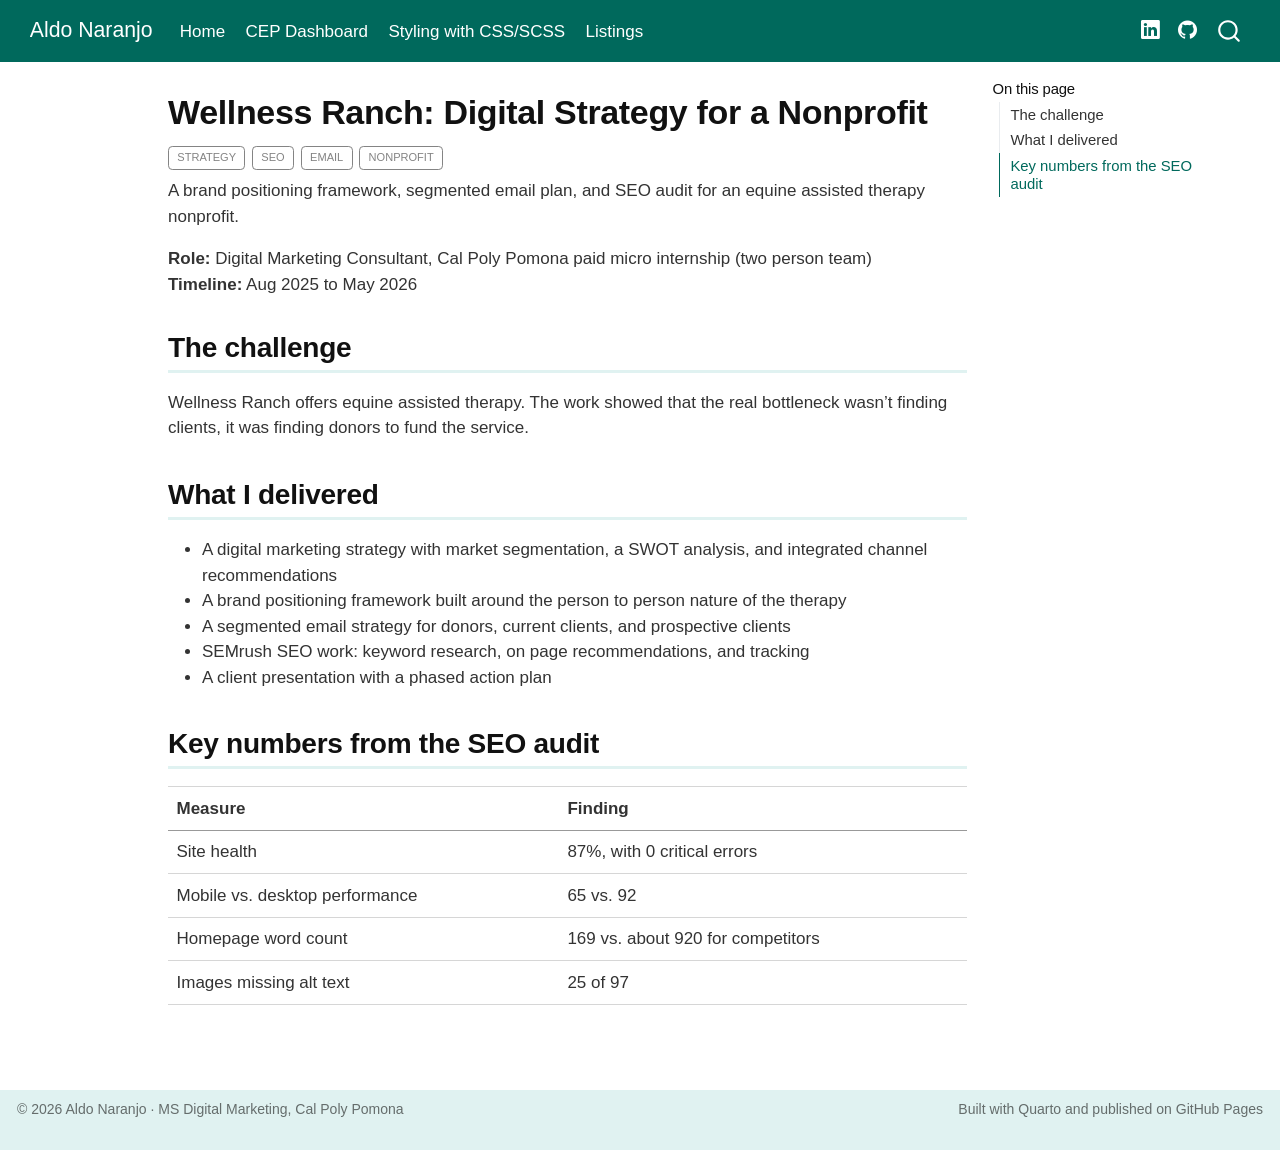
<file: docs/projects/wellness-ranch.html>
<!DOCTYPE html>
<html xmlns="http://www.w3.org/1999/xhtml" lang="en" xml:lang="en"><head>

<meta charset="utf-8">
<meta name="generator" content="quarto-1.10.18">

<meta name="viewport" content="width=device-width, initial-scale=1.0, user-scalable=yes">

<meta name="description" content="A brand positioning framework, segmented email plan, and SEO audit for an equine assisted therapy nonprofit.">

<title>Wellness Ranch: Digital Strategy for a Nonprofit – Aldo Naranjo</title>
<style>
/* Default styles provided by pandoc.
** See https://pandoc.org/MANUAL.html#variables-for-html for config info.
*/
span.smallcaps{font-variant: small-caps;}
div.columns{display: flex; gap: 1.5em;}
div.column{flex: auto;}
@media screen {
div.columns{gap: min(4vw, 1.5em);}
div.column{overflow-x: auto;}
}
div.hanging-indent{margin-left: 1.5em; text-indent: -1.5em;}
ul.task-list{list-style: none;}
ul.task-list li input[type="checkbox"] {
  width: 0.8em;
  margin: 0 0.8em 0.2em -1em; /* quarto-specific, see https://github.com/quarto-dev/quarto-cli/issues/4556 */ 
  vertical-align: middle;
}
</style>


<script src="../site_libs/quarto-nav/quarto-nav.js"></script>
<script src="../site_libs/quarto-nav/headroom.min.js"></script>
<script src="../site_libs/clipboard/clipboard.min.js"></script>
<script src="../site_libs/quarto-search/autocomplete.umd.js"></script>
<script src="../site_libs/quarto-search/fuse.min.js"></script>
<script src="../site_libs/quarto-search/quarto-search.js"></script>
<meta name="quarto:offset" content="../">
<script src="../site_libs/quarto-html/quarto.js" type="module"></script>
<script src="../site_libs/quarto-html/tabsets/tabsets.js" type="module"></script>
<script src="../site_libs/quarto-html/popper.min.js"></script>
<script src="../site_libs/quarto-html/tippy.umd.min.js"></script>
<script src="../site_libs/quarto-html/anchor.min.js"></script>
<link href="../site_libs/quarto-html/tippy.css" rel="stylesheet">
<link href="../site_libs/quarto-html/quarto-syntax-highlighting-bb62276ab45c84d9efd712f51ff97b5a.css" rel="stylesheet" id="quarto-text-highlighting-styles">
<script src="../site_libs/bootstrap/bootstrap.min.js"></script>
<link href="../site_libs/bootstrap/bootstrap-icons.css" rel="stylesheet">
<link href="../site_libs/bootstrap/bootstrap-35b231378abf7d0c5b4a40038efd7085.min.css" rel="stylesheet" append-hash="true" id="quarto-bootstrap" data-mode="light">
<script id="quarto-search-options" type="application/json">{
  "location": "navbar",
  "copy-button": false,
  "collapse-after": 3,
  "panel-placement": "end",
  "type": "overlay",
  "limit": 50,
  "keyboard-shortcut": [
    "f",
    "/",
    "s"
  ],
  "show-item-context": false,
  "language": {
    "search-no-results-text": "No results",
    "search-matching-documents-text": "matching documents",
    "search-copy-link-title": "Copy link to search",
    "search-hide-matches-text": "Hide additional matches",
    "search-more-match-text": "more match in this document",
    "search-more-matches-text": "more matches in this document",
    "search-clear-button-title": "Clear",
    "search-text-placeholder": "",
    "search-detached-cancel-button-title": "Cancel",
    "search-submit-button-title": "Submit",
    "search-label": "Search"
  }
}</script>
<style>html{ scroll-behavior: smooth; }</style>


</head>

<body class="nav-fixed quarto-light">

<div id="quarto-search-results"></div>
  <header id="quarto-header" class="headroom fixed-top">
    <nav class="navbar navbar-expand-lg " data-bs-theme="dark">
      <div class="navbar-container container-fluid">
      <div class="navbar-brand-container mx-auto">
    <a class="navbar-brand" href="../index.html">
    <span class="navbar-title">Aldo Naranjo</span>
    </a>
  </div>
            <div id="quarto-search" class="" title="Search"></div>
          <button class="navbar-toggler" type="button" data-bs-toggle="collapse" data-bs-target="#navbarCollapse" aria-controls="navbarCollapse" role="menu" aria-expanded="false" aria-label="Toggle navigation" onclick="if (window.quartoToggleHeadroom) { window.quartoToggleHeadroom(); }">
  <span class="navbar-toggler-icon"></span>
</button>
          <div class="collapse navbar-collapse" id="navbarCollapse">
            <ul class="navbar-nav navbar-nav-scroll me-auto">
  <li class="nav-item">
    <a class="nav-link" href="../index.html"> 
<span class="menu-text">Home</span></a>
  </li>  
  <li class="nav-item">
    <a class="nav-link" href="../dashboard-portal.html"> 
<span class="menu-text">CEP Dashboard</span></a>
  </li>  
  <li class="nav-item">
    <a class="nav-link" href="../css-scss.html"> 
<span class="menu-text">Styling with CSS/SCSS</span></a>
  </li>  
  <li class="nav-item">
    <a class="nav-link" href="../listings.html"> 
<span class="menu-text">Listings</span></a>
  </li>  
</ul>
            <ul class="navbar-nav navbar-nav-scroll ms-auto">
  <li class="nav-item compact">
    <a class="nav-link" href="https://www.linkedin.com/in/aldonaranjo"> <i class="bi bi-linkedin" role="img" aria-label="LinkedIn">
</i> 
<span class="menu-text"></span></a>
  </li>  
  <li class="nav-item compact">
    <a class="nav-link" href="https://github.com/naran115/m10-portfolio-website"> <i class="bi bi-github" role="img" aria-label="GitHub repository">
</i> 
<span class="menu-text"></span></a>
  </li>  
</ul>
          </div> <!-- /navcollapse -->
            <div class="quarto-navbar-tools">
</div>
      </div> <!-- /container-fluid -->
    </nav>
</header>
<!-- content -->
<div id="quarto-content" class="quarto-container page-columns page-rows-contents page-layout-article page-navbar">
<!-- sidebar -->
<!-- margin-sidebar -->
    <div id="quarto-margin-sidebar" class="sidebar margin-sidebar">
        <nav id="TOC" role="doc-toc" class="toc-active">
    <h2 id="toc-title">On this page</h2>
   
  <ul>
  <li><a href="#the-challenge" id="toc-the-challenge" class="nav-link active" data-scroll-target="#the-challenge">The challenge</a></li>
  <li><a href="#what-i-delivered" id="toc-what-i-delivered" class="nav-link" data-scroll-target="#what-i-delivered">What I delivered</a></li>
  <li><a href="#key-numbers-from-the-seo-audit" id="toc-key-numbers-from-the-seo-audit" class="nav-link" data-scroll-target="#key-numbers-from-the-seo-audit">Key numbers from the SEO audit</a></li>
  </ul>
</nav>
    </div>
<!-- main -->
<main class="content" id="quarto-document-content">

<header id="title-block-header" class="quarto-title-block default">
<div class="quarto-title">
<h1 class="title">Wellness Ranch: Digital Strategy for a Nonprofit</h1>
  <div class="quarto-categories">
    <div class="quarto-category">Strategy</div>
    <div class="quarto-category">SEO</div>
    <div class="quarto-category">Email</div>
    <div class="quarto-category">Nonprofit</div>
  </div>
  </div>

<div>
  <div class="description">
    A brand positioning framework, segmented email plan, and SEO audit for an equine assisted therapy nonprofit.
  </div>
</div>


<div class="quarto-title-meta">

    
  
    
  </div>
  


</header>


<p><strong>Role:</strong> Digital Marketing Consultant, Cal Poly Pomona paid micro internship (two person team)<br>
<strong>Timeline:</strong> Aug 2025 to May 2026</p>
<section id="the-challenge" class="level2">
<h2 class="anchored" data-anchor-id="the-challenge">The challenge</h2>
<p>Wellness Ranch offers equine assisted therapy. The work showed that the real bottleneck wasn’t finding clients, it was finding donors to fund the service.</p>
</section>
<section id="what-i-delivered" class="level2">
<h2 class="anchored" data-anchor-id="what-i-delivered">What I delivered</h2>
<ul>
<li>A digital marketing strategy with market segmentation, a SWOT analysis, and integrated channel recommendations</li>
<li>A brand positioning framework built around the person to person nature of the therapy</li>
<li>A segmented email strategy for donors, current clients, and prospective clients</li>
<li>SEMrush SEO work: keyword research, on page recommendations, and tracking</li>
<li>A client presentation with a phased action plan</li>
</ul>
</section>
<section id="key-numbers-from-the-seo-audit" class="level2">
<h2 class="anchored" data-anchor-id="key-numbers-from-the-seo-audit">Key numbers from the SEO audit</h2>
<table class="caption-top table">
<thead>
<tr class="header">
<th style="text-align: left;">Measure</th>
<th style="text-align: left;">Finding</th>
</tr>
</thead>
<tbody>
<tr class="odd">
<td style="text-align: left;">Site health</td>
<td style="text-align: left;">87%, with 0 critical errors</td>
</tr>
<tr class="even">
<td style="text-align: left;">Mobile vs.&nbsp;desktop performance</td>
<td style="text-align: left;">65 vs.&nbsp;92</td>
</tr>
<tr class="odd">
<td style="text-align: left;">Homepage word count</td>
<td style="text-align: left;">169 vs.&nbsp;about 920 for competitors</td>
</tr>
<tr class="even">
<td style="text-align: left;">Images missing alt text</td>
<td style="text-align: left;">25 of 97</td>
</tr>
</tbody>
</table>


</section>

<a onclick="window.scrollTo(0, 0); return false;" role="button" id="quarto-back-to-top"><i class="bi bi-arrow-up"></i> Back to top</a></main> <!-- /main -->
<script id="quarto-html-after-body" type="application/javascript">
  window.document.addEventListener("DOMContentLoaded", function (event) {
    const icon = "";
    const anchorJS = new window.AnchorJS();
    anchorJS.options = {
      placement: 'right',
      icon: icon
    };
    anchorJS.add('.anchored');
    const isCodeAnnotation = (el) => {
      for (const clz of el.classList) {
        if (clz.startsWith('code-annotation-')) {                     
          return true;
        }
      }
      return false;
    }
    const onCopySuccess = function(e) {
      // button target
      const button = e.trigger;
      // don't keep focus
      button.blur();
      // flash "checked"
      button.classList.add('code-copy-button-checked');
      var currentTitle = button.getAttribute("title");
      button.setAttribute("title", "Copied!");
      let tooltip;
      if (window.bootstrap) {
        button.setAttribute("data-bs-toggle", "tooltip");
        button.setAttribute("data-bs-placement", "left");
        button.setAttribute("data-bs-title", "Copied!");
        tooltip = new bootstrap.Tooltip(button, 
          { trigger: "manual", 
            customClass: "code-copy-button-tooltip",
            offset: [0, -8]});
        tooltip.show();    
      }
      setTimeout(function() {
        if (tooltip) {
          tooltip.hide();
          button.removeAttribute("data-bs-title");
          button.removeAttribute("data-bs-toggle");
          button.removeAttribute("data-bs-placement");
        }
        button.setAttribute("title", currentTitle);
        button.classList.remove('code-copy-button-checked');
      }, 1000);
      // clear code selection
      e.clearSelection();
    }
    const getTextToCopy = function(trigger) {
      const outerScaffold = trigger.parentElement.cloneNode(true);
      const codeEl = outerScaffold.querySelector('code');
      for (const childEl of codeEl.children) {
        if (isCodeAnnotation(childEl)) {
          childEl.remove();
        }
      }
      return codeEl.innerText;
    }
    const clipboard = new window.ClipboardJS('.code-copy-button:not([data-in-quarto-modal])', {
      text: getTextToCopy
    });
    clipboard.on('success', onCopySuccess);
    if (window.document.getElementById('quarto-embedded-source-code-modal')) {
      const clipboardModal = new window.ClipboardJS('.code-copy-button[data-in-quarto-modal]', {
        text: getTextToCopy,
        container: window.document.getElementById('quarto-embedded-source-code-modal')
      });
      clipboardModal.on('success', onCopySuccess);
    }
      var localhostRegex = new RegExp(/^(?:http|https):\/\/localhost\:?[0-9]*\//);
      var mailtoRegex = new RegExp(/^mailto:/);
        var filterRegex = new RegExp("https:\/\/naran115\.github\.io\/m10-portfolio-website\/");
      var isInternal = (href) => {
          return filterRegex.test(href) || localhostRegex.test(href) || mailtoRegex.test(href);
      }
      // Inspect non-navigation links and adorn them if external
     var links = window.document.querySelectorAll('a[href]:not(.nav-link):not(.navbar-brand):not(.toc-action):not(.sidebar-link):not(.sidebar-item-toggle):not(.pagination-link):not(.no-external):not([aria-hidden]):not(.dropdown-item):not(.quarto-navigation-tool):not(.about-link)');
      for (var i=0; i<links.length; i++) {
        const link = links[i];
        if (!isInternal(link.href)) {
          // undo the damage that might have been done by quarto-nav.js in the case of
          // links that we want to consider external
          if (link.dataset.originalHref !== undefined) {
            link.href = link.dataset.originalHref;
          }
            // target, if specified
            link.setAttribute("target", "_blank");
            if (link.getAttribute("rel") === null) {
              link.setAttribute("rel", "noopener");
            }
        }
      }
    function tippyHover(el, contentFn, onTriggerFn, onUntriggerFn) {
      const config = {
        allowHTML: true,
        maxWidth: 500,
        delay: 100,
        arrow: false,
        appendTo: function(el) {
            return el.parentElement;
        },
        interactive: true,
        interactiveBorder: 10,
        theme: 'quarto',
        placement: 'bottom-start',
      };
      if (contentFn) {
        config.content = contentFn;
      }
      if (onTriggerFn) {
        config.onTrigger = onTriggerFn;
      }
      if (onUntriggerFn) {
        config.onUntrigger = onUntriggerFn;
      }
      window.tippy(el, config); 
    }
    const noterefs = window.document.querySelectorAll('a[role="doc-noteref"]');
    for (var i=0; i<noterefs.length; i++) {
      const ref = noterefs[i];
      tippyHover(ref, function() {
        // use id or data attribute instead here
        let href = ref.getAttribute('data-footnote-href') || ref.getAttribute('href');
        try { href = new URL(href).hash; } catch {}
        const id = href.replace(/^#\/?/, "");
        const note = window.document.getElementById(id);
        if (note) {
          return note.innerHTML;
        } else {
          return "";
        }
      });
    }
    const xrefs = window.document.querySelectorAll('a.quarto-xref');
    const processXRef = (id, note) => {
      // Strip column container classes
      const stripColumnClz = (el) => {
        el.classList.remove("page-full", "page-columns");
        if (el.children) {
          for (const child of el.children) {
            stripColumnClz(child);
          }
        }
      }
      stripColumnClz(note)
      if (id === null || id.startsWith('sec-')) {
        // Special case sections, only their first couple elements
        const container = document.createElement("div");
        if (note.children && note.children.length > 2) {
          container.appendChild(note.children[0].cloneNode(true));
          for (let i = 1; i < note.children.length; i++) {
            const child = note.children[i];
            if (child.tagName === "P" && child.innerText === "") {
              continue;
            } else {
              container.appendChild(child.cloneNode(true));
              break;
            }
          }
          if (window.Quarto?.typesetMath) {
            window.Quarto.typesetMath(container);
          }
          return container.innerHTML
        } else {
          if (window.Quarto?.typesetMath) {
            window.Quarto.typesetMath(note);
          }
          return note.innerHTML;
        }
      } else {
        // Remove any anchor links if they are present
        const anchorLink = note.querySelector('a.anchorjs-link');
        if (anchorLink) {
          anchorLink.remove();
        }
        if (window.Quarto?.typesetMath) {
          window.Quarto.typesetMath(note);
        }
        if (note.classList.contains("callout")) {
          return note.outerHTML;
        } else {
          return note.innerHTML;
        }
      }
    }
    for (var i=0; i<xrefs.length; i++) {
      const xref = xrefs[i];
      tippyHover(xref, undefined, function(instance) {
        instance.disable();
        let url = xref.getAttribute('href');
        let hash = undefined; 
        if (url.startsWith('#')) {
          hash = url;
        } else {
          try { hash = new URL(url).hash; } catch {}
        }
        if (hash) {
          const id = hash.replace(/^#\/?/, "");
          const note = window.document.getElementById(id);
          if (note !== null) {
            try {
              const html = processXRef(id, note.cloneNode(true));
              instance.setContent(html);
            } finally {
              instance.enable();
              instance.show();
            }
          } else {
            // See if we can fetch this
            fetch(url.split('#')[0])
            .then(res => res.text())
            .then(html => {
              const parser = new DOMParser();
              const htmlDoc = parser.parseFromString(html, "text/html");
              const note = htmlDoc.getElementById(id);
              if (note !== null) {
                const html = processXRef(id, note);
                instance.setContent(html);
              } 
            }).finally(() => {
              instance.enable();
              instance.show();
            });
          }
        } else {
          // See if we can fetch a full url (with no hash to target)
          // This is a special case and we should probably do some content thinning / targeting
          fetch(url)
          .then(res => res.text())
          .then(html => {
            const parser = new DOMParser();
            const htmlDoc = parser.parseFromString(html, "text/html");
            const note = htmlDoc.querySelector('main.content');
            if (note !== null) {
              // This should only happen for chapter cross references
              // (since there is no id in the URL)
              // remove the first header
              if (note.children.length > 0 && note.children[0].tagName === "HEADER") {
                note.children[0].remove();
              }
              const html = processXRef(null, note);
              instance.setContent(html);
            } 
          }).finally(() => {
            instance.enable();
            instance.show();
          });
        }
      }, function(instance) {
      });
    }
        let selectedAnnoteEl;
        const selectorForAnnotation = ( cell, annotation) => {
          let cellAttr = 'data-code-cell="' + cell + '"';
          let lineAttr = 'data-code-annotation="' +  annotation + '"';
          const selector = 'span[' + cellAttr + '][' + lineAttr + ']';
          return selector;
        }
        const selectCodeLines = (annoteEl) => {
          const doc = window.document;
          const targetCell = annoteEl.getAttribute("data-target-cell");
          const targetAnnotation = annoteEl.getAttribute("data-target-annotation");
          const annoteSpan = window.document.querySelector(selectorForAnnotation(targetCell, targetAnnotation));
          const lines = annoteSpan.getAttribute("data-code-lines").split(",");
          const lineIds = lines.map((line) => {
            return targetCell + "-" + line;
          })
          let top = null;
          let height = null;
          let parent = null;
          if (lineIds.length > 0) {
              //compute the position of the single el (top and bottom and make a div)
              const el = window.document.getElementById(lineIds[0]);
              top = el.offsetTop;
              height = el.offsetHeight;
              parent = el.parentElement.parentElement;
            if (lineIds.length > 1) {
              const lastEl = window.document.getElementById(lineIds[lineIds.length - 1]);
              const bottom = lastEl.offsetTop + lastEl.offsetHeight;
              height = bottom - top;
            }
            if (top !== null && height !== null && parent !== null) {
              // cook up a div (if necessary) and position it 
              let div = window.document.getElementById("code-annotation-line-highlight");
              if (div === null) {
                div = window.document.createElement("div");
                div.setAttribute("id", "code-annotation-line-highlight");
                div.style.position = 'absolute';
                parent.appendChild(div);
              }
              div.style.top = top - 2 + "px";
              div.style.height = height + 4 + "px";
              div.style.left = 0;
              let gutterDiv = window.document.getElementById("code-annotation-line-highlight-gutter");
              if (gutterDiv === null) {
                gutterDiv = window.document.createElement("div");
                gutterDiv.setAttribute("id", "code-annotation-line-highlight-gutter");
                gutterDiv.style.position = 'absolute';
                const codeCell = window.document.getElementById(targetCell);
                const gutter = codeCell.querySelector('.code-annotation-gutter');
                gutter.appendChild(gutterDiv);
              }
              gutterDiv.style.top = top - 2 + "px";
              gutterDiv.style.height = height + 4 + "px";
            }
            selectedAnnoteEl = annoteEl;
          }
        };
        const unselectCodeLines = () => {
          const elementsIds = ["code-annotation-line-highlight", "code-annotation-line-highlight-gutter"];
          elementsIds.forEach((elId) => {
            const div = window.document.getElementById(elId);
            if (div) {
              div.remove();
            }
          });
          selectedAnnoteEl = undefined;
        };
          // Handle positioning of the toggle
      window.addEventListener(
        "resize",
        throttle(() => {
          elRect = undefined;
          if (selectedAnnoteEl) {
            selectCodeLines(selectedAnnoteEl);
          }
        }, 10)
      );
      function throttle(fn, ms) {
      let throttle = false;
      let timer;
        return (...args) => {
          if(!throttle) { // first call gets through
              fn.apply(this, args);
              throttle = true;
          } else { // all the others get throttled
              if(timer) clearTimeout(timer); // cancel #2
              timer = setTimeout(() => {
                fn.apply(this, args);
                timer = throttle = false;
              }, ms);
          }
        };
      }
        // Attach click handler to the DT
        const annoteDls = window.document.querySelectorAll('dt[data-target-cell]');
        for (const annoteDlNode of annoteDls) {
          annoteDlNode.addEventListener('click', (event) => {
            const clickedEl = event.target;
            if (clickedEl !== selectedAnnoteEl) {
              unselectCodeLines();
              const activeEl = window.document.querySelector('dt[data-target-cell].code-annotation-active');
              if (activeEl) {
                activeEl.classList.remove('code-annotation-active');
              }
              selectCodeLines(clickedEl);
              clickedEl.classList.add('code-annotation-active');
            } else {
              // Unselect the line
              unselectCodeLines();
              clickedEl.classList.remove('code-annotation-active');
            }
          });
        }
    const findCites = (el) => {
      const parentEl = el.parentElement;
      if (parentEl) {
        const cites = parentEl.dataset.cites;
        if (cites) {
          return {
            el,
            cites: cites.split(' ')
          };
        } else {
          return findCites(el.parentElement)
        }
      } else {
        return undefined;
      }
    };
    var bibliorefs = window.document.querySelectorAll('a[role="doc-biblioref"]');
    for (var i=0; i<bibliorefs.length; i++) {
      const ref = bibliorefs[i];
      const citeInfo = findCites(ref);
      if (citeInfo) {
        tippyHover(citeInfo.el, function() {
          var popup = window.document.createElement('div');
          citeInfo.cites.forEach(function(cite) {
            var citeDiv = window.document.createElement('div');
            citeDiv.classList.add('hanging-indent');
            citeDiv.classList.add('csl-entry');
            var biblioDiv = window.document.getElementById('ref-' + cite);
            if (biblioDiv) {
              citeDiv.innerHTML = biblioDiv.innerHTML;
            }
            popup.appendChild(citeDiv);
          });
          return popup.innerHTML;
        });
      }
    }
  });
  </script>
</div> <!-- /content -->
<footer class="footer">
  <div class="nav-footer">
    <div class="nav-footer-left">
<p>© 2026 Aldo Naranjo · MS Digital Marketing, Cal Poly Pomona</p>
</div>   
    <div class="nav-footer-center">
      &nbsp;
    </div>
    <div class="nav-footer-right">
<p>Built with <a href="https://quarto.org">Quarto</a> and published on GitHub Pages</p>
</div>
  </div>
</footer>




<script src="../site_libs/quarto-html/zenscroll-min.js"></script>
</body></html>
</file>
<file: docs/site_libs/quarto-html/tippy.css>
.tippy-box[data-animation=fade][data-state=hidden]{opacity:0}[data-tippy-root]{max-width:calc(100vw - 10px)}.tippy-box{position:relative;background-color:#333;color:#fff;border-radius:4px;font-size:14px;line-height:1.4;white-space:normal;outline:0;transition-property:transform,visibility,opacity}.tippy-box[data-placement^=top]>.tippy-arrow{bottom:0}.tippy-box[data-placement^=top]>.tippy-arrow:before{bottom:-7px;left:0;border-width:8px 8px 0;border-top-color:initial;transform-origin:center top}.tippy-box[data-placement^=bottom]>.tippy-arrow{top:0}.tippy-box[data-placement^=bottom]>.tippy-arrow:before{top:-7px;left:0;border-width:0 8px 8px;border-bottom-color:initial;transform-origin:center bottom}.tippy-box[data-placement^=left]>.tippy-arrow{right:0}.tippy-box[data-placement^=left]>.tippy-arrow:before{border-width:8px 0 8px 8px;border-left-color:initial;right:-7px;transform-origin:center left}.tippy-box[data-placement^=right]>.tippy-arrow{left:0}.tippy-box[data-placement^=right]>.tippy-arrow:before{left:-7px;border-width:8px 8px 8px 0;border-right-color:initial;transform-origin:center right}.tippy-box[data-inertia][data-state=visible]{transition-timing-function:cubic-bezier(.54,1.5,.38,1.11)}.tippy-arrow{width:16px;height:16px;color:#333}.tippy-arrow:before{content:"";position:absolute;border-color:transparent;border-style:solid}.tippy-content{position:relative;padding:5px 9px;z-index:1}
</file>
<file: docs/site_libs/quarto-html/quarto-syntax-highlighting-bb62276ab45c84d9efd712f51ff97b5a.css>
/* quarto syntax highlight colors */
:root {
  --quarto-hl-al-color: #ff5555;
  --quarto-hl-an-color: #6a737d;
  --quarto-hl-at-color: #d73a49;
  --quarto-hl-bn-color: #005cc5;
  --quarto-hl-bu-color: #d73a49;
  --quarto-hl-ch-color: #032f62;
  --quarto-hl-co-color: #6a737d;
  --quarto-hl-cv-color: #6a737d;
  --quarto-hl-cn-color: #005cc5;
  --quarto-hl-cf-color: #d73a49;
  --quarto-hl-dt-color: #d73a49;
  --quarto-hl-dv-color: #005cc5;
  --quarto-hl-do-color: #6a737d;
  --quarto-hl-er-color: #ff5555;
  --quarto-hl-ex-color: #d73a49;
  --quarto-hl-fl-color: #005cc5;
  --quarto-hl-fu-color: #6f42c1;
  --quarto-hl-im-color: #032f62;
  --quarto-hl-in-color: #6a737d;
  --quarto-hl-kw-color: #d73a49;
  --quarto-hl-op-color: #24292e;
  --quarto-hl-pp-color: #d73a49;
  --quarto-hl-re-color: #6a737d;
  --quarto-hl-sc-color: #005cc5;
  --quarto-hl-ss-color: #032f62;
  --quarto-hl-st-color: #032f62;
  --quarto-hl-va-color: #e36209;
  --quarto-hl-vs-color: #032f62;
  --quarto-hl-wa-color: #ff5555;
}

/* other quarto variables */
:root {
  --quarto-font-monospace: SFMono-Regular, Menlo, Monaco, Consolas, "Liberation Mono", "Courier New", monospace;
}

/* syntax highlight based on Pandoc's rules */
pre > code.sourceCode > span {
  color: #24292e;
}

code.sourceCode > span {
  color: #24292e;
}

div.sourceCode,
div.sourceCode pre.sourceCode {
  color: #24292e;
}

/* Normal */
code span {
  color: #24292e;
}

/* Alert */
code span.al {
  font-weight: bold;
  color: #ff5555;
}

/* Annotation */
code span.an {
  color: #6a737d;
}

/* Attribute */
code span.at {
  color: #d73a49;
}

/* BaseN */
code span.bn {
  color: #005cc5;
}

/* BuiltIn */
code span.bu {
  color: #d73a49;
}

/* ControlFlow */
code span.cf {
  color: #d73a49;
}

/* Char */
code span.ch {
  color: #032f62;
}

/* Constant */
code span.cn {
  color: #005cc5;
}

/* Comment */
code span.co {
  color: #6a737d;
}

/* CommentVar */
code span.cv {
  color: #6a737d;
}

/* Documentation */
code span.do {
  color: #6a737d;
}

/* DataType */
code span.dt {
  color: #d73a49;
}

/* DecVal */
code span.dv {
  color: #005cc5;
}

/* Error */
code span.er {
  color: #ff5555;
  text-decoration: underline;
}

/* Extension */
code span.ex {
  font-weight: bold;
  color: #d73a49;
}

/* Float */
code span.fl {
  color: #005cc5;
}

/* Function */
code span.fu {
  color: #6f42c1;
}

/* Import */
code span.im {
  color: #032f62;
}

/* Information */
code span.in {
  color: #6a737d;
}

/* Keyword */
code span.kw {
  color: #d73a49;
}

/* Operator */
code span.op {
  color: #24292e;
}

/* Preprocessor */
code span.pp {
  color: #d73a49;
}

/* RegionMarker */
code span.re {
  color: #6a737d;
}

/* SpecialChar */
code span.sc {
  color: #005cc5;
}

/* SpecialString */
code span.ss {
  color: #032f62;
}

/* String */
code span.st {
  color: #032f62;
}

/* Variable */
code span.va {
  color: #e36209;
}

/* VerbatimString */
code span.vs {
  color: #032f62;
}

/* Warning */
code span.wa {
  color: #ff5555;
}

.prevent-inlining {
  content: "</";
}

/*# sourceMappingURL=9fff47f1860eaa1c7b80d8cbc12525ed.css.map */
</file>
